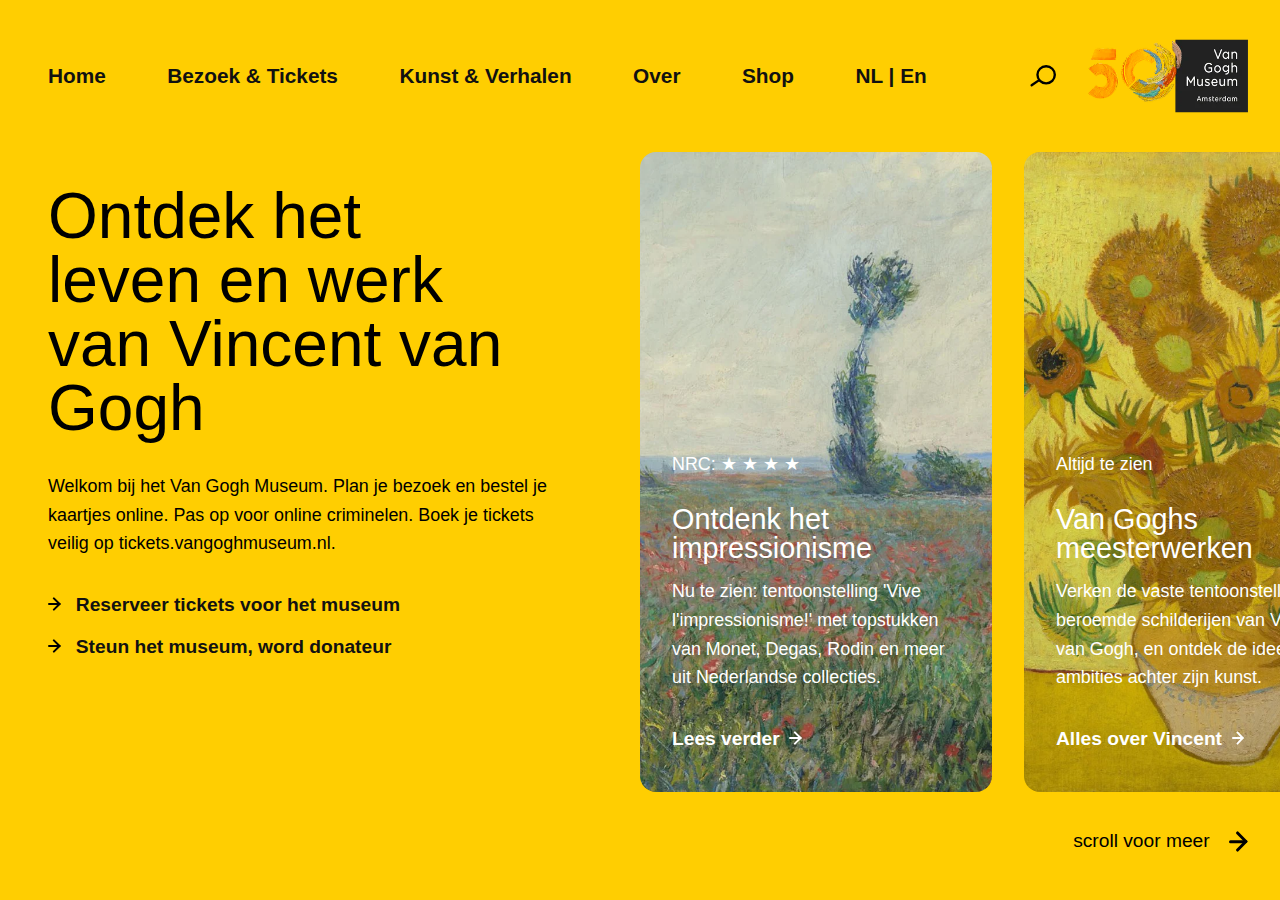
<file: index.html>
<!DOCTYPE html>
<html lang="nl">
  <head>
    <meta charset="UTF-8" />
    <meta name="author" content="" />
    <meta name="viewport" content="width=device-width, initial-scale=1" />

    <title>FED2324</title>

    <link href="styles/styles.css" rel="stylesheet" />

    <link rel="preconnect" href="https://fonts.googleapis.com" />
    <!-- Poppins font van Google fonts -->
    <link rel="preconnect" href="https://fonts.gstatic.com" crossorigin />
    <link href="https://fonts.googleapis.com/css2?family=Open+Sans:ital,wght@1,600&display=swap"
      rel="stylesheet"/>

    <!-- Nunito font van Google fonts -->
    <link rel="preconnect" href="https://fonts.gstatic.com" crossorigin />
    <link href="https://fonts.googleapis.com/css2?family=Open+Sans:ital,wght@1,600&display=swap" rel="stylesheet"/>
  </head>

  <body>
    <h1>Van Gogh Museum Website</h1>

    <header>
      <button aria-label="Open menu">
        <img src="images/menu_icon.svg" alt=""/>
      </button>
      
      <nav>
        <ul>
          <li><a href="#">Home</a></li>
          <li><a href="#">Bezoek & Tickets</a></li>
          <li><a href="#">Kunst & Verhalen</a></li>
          <li><a href="#">Over</a></li>
          <li><a href="shop.html">Shop</a></li>
          <li><a href="#">NL | En</a></li>
        </ul>

        <a href="#"><img src="images/search_icon.svg" alt="search button"/></a>
        <a href="index.html"><img src="images/van_gogh_museum_logo.svg" alt="Van Gogh logo"/></a>
      </nav>
    </header>




    <main>
      <!-- section 1 -->
      <section>
        <h2>Ontdek het leven en werk van Vincent van Gogh</h2>
        <p>Welkom bij het Van Gogh Museum. Plan je bezoek en bestel je kaartjes
          online. Pas op voor online criminelen. Boek je tickets veilig op
          tickets.vangoghmuseum.nl.</p>
        <a href="#"><img src="images/arrow_home.svg" alt="" /> Reserveer tickets voor het museum</a>
        <a href="#"><img src="images/arrow_home.svg" alt="" /> Steun het museum, word donateur</a>
      </section>

      <!-- section 2 -->
      <section >
          <article>
            <!-- <img src="images/img_1a_dt_van_gogh_aan_de_seine.png"
					alt="Vincent van Gogh, Bruggen over de Seine bij Asnières, 1887, Sammlung Emil Buhrle, in langdurig bruikleen bij Kunsthaus Zürich" /> -->
              <p>NRC: ★ ★ ★ ★</p>
              <h3>Ontdenk het impressionisme</h3>
              <p>Nu te zien: tentoonstelling 'Vive l'impressionisme!' met topstukken van Monet, Degas, Rodin en meer uit Nederlandse collecties.</p>
              <a href="#">Lees verder<img src="images/arrow_home.svg" alt="klik voor meer informatie over Vive l'impressionisme!"/></a>
          </article>
          <article>
            <!-- <img src="images/img_3a_dt_vincent_van_gogh.png"
				alt="Vincent van Gogh, Zelfportret met grijze vilthoed, 1887" /> -->
              <p>Altijd te zien</p>
              <h3>Van Goghs meesterwerken</h3>
              <p>Verken de vaste tentoonstelling met beroemde schilderijen van Vincent van Gogh, en ontdek de ideeën en ambities achter zijn kunst.</p>
              <a href="#">Alles over Vincent<img src="images/arrow_home.svg" alt="klik voor meer informatie over alles van Vincent van Gogh."/></a>
          </article>
          <article>
            <!-- <img src="images/img_4a_dt_meesterwerken_van_van_gogh_en_tijdgenoten.png"
				alt="Vincent van Gogh, De oogst, 1888" /> -->
              <h3>Meesterwerken van Van Gogh en tijdsgenoten</h3>
              <p>Welke kunstwerken van Vincent van Gogh en zijn tijdgenoten zijn nu te zien in het museum?</p>
              <a href="#"> Bekijk de online collectie<img src="images/arrow_home.svg" alt="Klik voor meer informatie om  de online collectie van zijn meesterwerken en tijdgenoten te bekijken."></a>
          </article>
          <article>
              <h3>50 Jaar inspiratie</h3>
              <p>Jubileumjaar</p>
              <p>In 2023 bestaat het museum 50 jaar! We vieren dit met bijzondere
                tentoonstellingen en feestelijke activiteiten. Vier je met ons mee?</p>
              <a href="#">Lees verder<img src="images/arrow_home.svg" alt="Klik voor meer informatie om je te laten inspireren over de 50 jubileumjaar."/></a>
          </article>
      </section>
    
      <!-- setion 3 -->
      <section>
          <h3>Ontdek meer over het museum en Vincent van Gogh</h3>
          <a href="#">Ontdek de collectie<img src="images/arrow_home.svg" alt=""/></a>
          <a href="#">Steun het museum. Doneer nu<img src="images/arrow_home.svg" alt=""/></a>
          <a href="#">Lees de verhalen<img src="images/arrow_home.svg" alt=""/></a>

          <p>Onze hoofdsponsors:</p>
          <ul>
            <li>
              <a href="#"><img src="images/img_1b_vrienden_loterij_logo.svg" alt="Sponsor: Vrienden Lotterij"/></a>
            </li>
            <li>
              <a href="#"><img src="images/img_2b_asml_logo.svg" alt="Sponsor: ASML"/></a>
            </li>
            <li>
              <a href="#"><img src="images/img_3b_dhl_logo.svg" alt="Sponsor:DHL"/></a>
            </li>
          </ul>
        </section>
    </main>

    <footer>
      <section>
        <p>scroll voor meer</p>
        <!-- <img src="images/arrow_home.svg" /> Scroll bar effect fixed -->
        <img src="images/arrow_home.svg"/>
      </section>
    </footer>

    <script defer src="scripts/script.js"></script>
  </body>
</html>
</file>
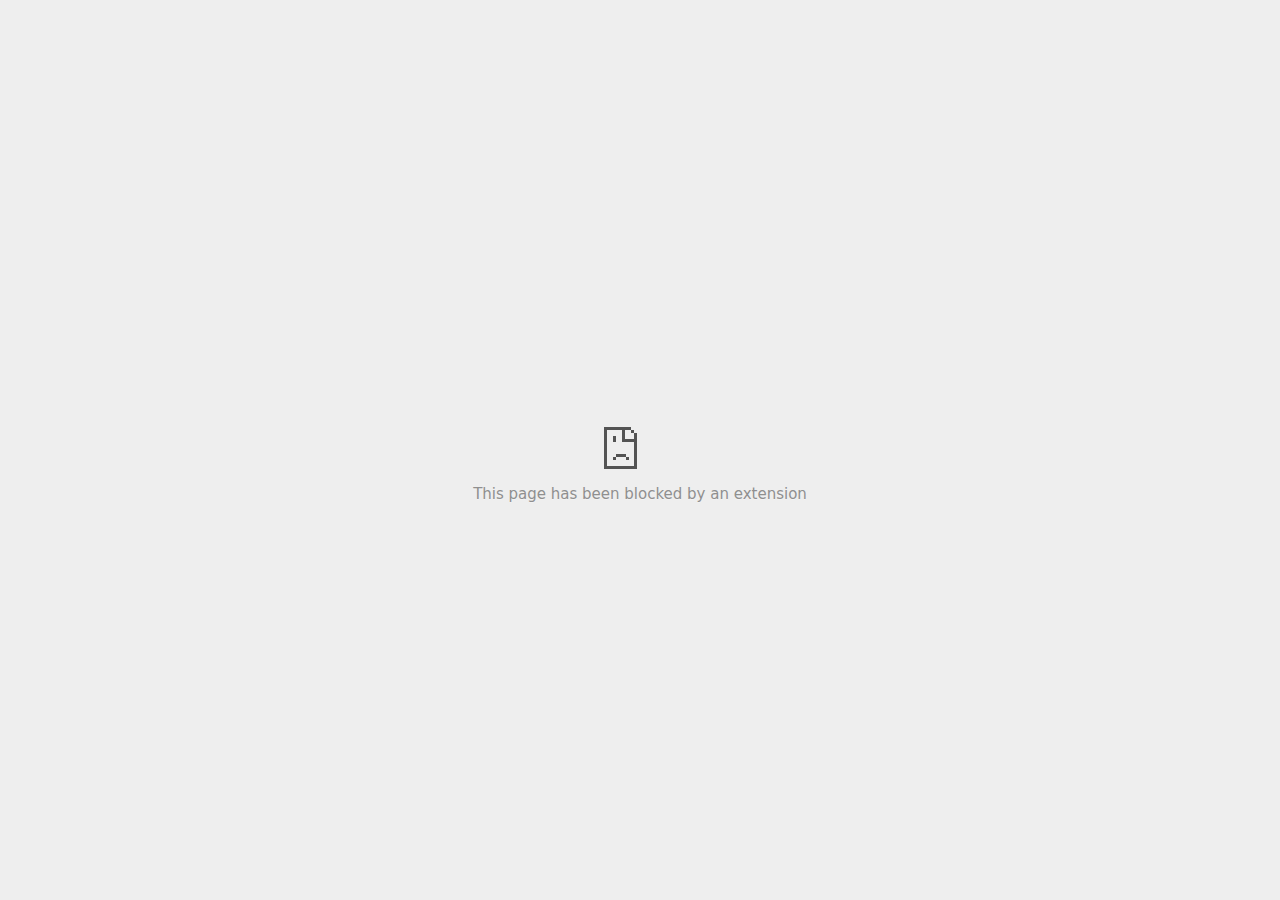
<file: images/shop/Van Gogh cadeaus - Van Gogh Museum shop_files/940109438.html>
<!DOCTYPE html>
<!-- saved from url=(0029)chrome-error://chromewebdata/ -->
<html dir="ltr" lang="en" subframe=""><head><meta http-equiv="Content-Type" content="text/html; charset=UTF-8">
  
  <meta name="color-scheme" content="light dark">
  <meta name="theme-color" content="#fff">
  <meta name="viewport" content="width=device-width, initial-scale=1.0,
                                 maximum-scale=1.0, user-scalable=no">
  <title>td.doubleclick.net</title>
  <style>/* Copyright 2017 The Chromium Authors
 * Use of this source code is governed by a BSD-style license that can be
 * found in the LICENSE file. */

a {
  color: var(--link-color);
}

body {
  --background-color: #fff;
  --error-code-color: var(--google-gray-700);
  --google-blue-100: rgb(210, 227, 252);
  --google-blue-300: rgb(138, 180, 248);
  --google-blue-600: rgb(26, 115, 232);
  --google-blue-700: rgb(25, 103, 210);
  --google-gray-100: rgb(241, 243, 244);
  --google-gray-300: rgb(218, 220, 224);
  --google-gray-500: rgb(154, 160, 166);
  --google-gray-50: rgb(248, 249, 250);
  --google-gray-600: rgb(128, 134, 139);
  --google-gray-700: rgb(95, 99, 104);
  --google-gray-800: rgb(60, 64, 67);
  --google-gray-900: rgb(32, 33, 36);
  --heading-color: var(--google-gray-900);
  --link-color: rgb(88, 88, 88);
  --popup-container-background-color: rgba(0,0,0,.65);
  --primary-button-fill-color-active: var(--google-blue-700);
  --primary-button-fill-color: var(--google-blue-600);
  --primary-button-text-color: #fff;
  --quiet-background-color: rgb(247, 247, 247);
  --secondary-button-border-color: var(--google-gray-500);
  --secondary-button-fill-color: #fff;
  --secondary-button-hover-border-color: var(--google-gray-600);
  --secondary-button-hover-fill-color: var(--google-gray-50);
  --secondary-button-text-color: var(--google-gray-700);
  --small-link-color: var(--google-gray-700);
  --text-color: var(--google-gray-700);
  background: var(--background-color);
  color: var(--text-color);
  word-wrap: break-word;
}

.nav-wrapper .secondary-button {
  background: var(--secondary-button-fill-color);
  border: 1px solid var(--secondary-button-border-color);
  color: var(--secondary-button-text-color);
  float: none;
  margin: 0;
  padding: 8px 16px;
}

.hidden {
  display: none;
}

html {
  -webkit-text-size-adjust: 100%;
  font-size: 125%;
}

.icon {
  background-repeat: no-repeat;
  background-size: 100%;
}

@media (prefers-color-scheme: dark) {
  body {
    --background-color: var(--google-gray-900);
    --error-code-color: var(--google-gray-500);
    --heading-color: var(--google-gray-500);
    --link-color: var(--google-blue-300);
    --primary-button-fill-color-active: rgb(129, 162, 208);
    --primary-button-fill-color: var(--google-blue-300);
    --primary-button-text-color: var(--google-gray-900);
    --quiet-background-color: var(--background-color);
    --secondary-button-border-color: var(--google-gray-700);
    --secondary-button-fill-color: var(--google-gray-900);
    --secondary-button-hover-fill-color: rgb(48, 51, 57);
    --secondary-button-text-color: var(--google-blue-300);
    --small-link-color: var(--google-blue-300);
    --text-color: var(--google-gray-500);
  }
}
</style>
  <style>/* Copyright 2014 The Chromium Authors
   Use of this source code is governed by a BSD-style license that can be
   found in the LICENSE file. */

button {
  border: 0;
  border-radius: 20px;
  box-sizing: border-box;
  color: var(--primary-button-text-color);
  cursor: pointer;
  float: right;
  font-size: .875em;
  margin: 0;
  padding: 8px 16px;
  transition: box-shadow 150ms cubic-bezier(0.4, 0, 0.2, 1);
  user-select: none;
}

[dir='rtl'] button {
  float: left;
}

.bad-clock button,
.captive-portal button,
.https-only button,
.insecure-form button,
.lookalike-url button,
.main-frame-blocked button,
.neterror button,
.pdf button,
.ssl button,
.enterprise-block button,
.enterprise-warn button,
.safe-browsing-billing button {
  background: var(--primary-button-fill-color);
}

button:active {
  background: var(--primary-button-fill-color-active);
  outline: 0;
}

#debugging {
  display: inline;
  overflow: auto;
}

.debugging-content {
  line-height: 1em;
  margin-bottom: 0;
  margin-top: 1em;
}

.debugging-content-fixed-width {
  display: block;
  font-family: monospace;
  font-size: 1.2em;
  margin-top: 0.5em;
}

.debugging-title {
  font-weight: bold;
}

#details {
  margin: 0 0 50px;
}

#details p:not(:first-of-type) {
  margin-top: 20px;
}

.secondary-button:active {
  border-color: white;
  box-shadow: 0 1px 2px 0 rgba(60, 64, 67, .3),
      0 2px 6px 2px rgba(60, 64, 67, .15);
}

.secondary-button:hover {
  background: var(--secondary-button-hover-fill-color);
  border-color: var(--secondary-button-hover-border-color);
  text-decoration: none;
}

.error-code {
  color: var(--error-code-color);
  font-size: .8em;
  margin-top: 12px;
  text-transform: uppercase;
}

#error-debugging-info {
  font-size: 0.8em;
}

h1 {
  color: var(--heading-color);
  font-size: 1.6em;
  font-weight: normal;
  line-height: 1.25em;
  margin-bottom: 16px;
}

h2 {
  font-size: 1.2em;
  font-weight: normal;
}

.icon {
  height: 72px;
  margin: 0 0 40px;
  width: 72px;
}

input[type=checkbox] {
  opacity: 0;
}

input[type=checkbox]:focus ~ .checkbox::after {
  outline: -webkit-focus-ring-color auto 5px;
}

.interstitial-wrapper {
  box-sizing: border-box;
  font-size: 1em;
  line-height: 1.6em;
  margin: 14vh auto 0;
  max-width: 600px;
  width: 100%;
}

#main-message > p {
  display: inline;
}

#extended-reporting-opt-in {
  font-size: .875em;
  margin-top: 32px;
}

#extended-reporting-opt-in label {
  display: grid;
  grid-template-columns: 1.8em 1fr;
  position: relative;
}

#enhanced-protection-message {
  border-radius: 20px;
  font-size: 1em;
  margin-top: 32px;
  padding: 10px 5px;
}

#enhanced-protection-message a {
  color: var(--google-red-10);
}

#enhanced-protection-message label {
  display: grid;
  grid-template-columns: 2.5em 1fr;
  position: relative;
}

#enhanced-protection-message div {
  margin: 0.5em;
}

#enhanced-protection-message .icon {
  height: 1.5em;
  vertical-align: middle;
  width: 1.5em;
}

.nav-wrapper {
  margin-top: 51px;
}

.nav-wrapper::after {
  clear: both;
  content: '';
  display: table;
  width: 100%;
}

.small-link {
  color: var(--small-link-color);
  font-size: .875em;
}

.checkboxes {
  flex: 0 0 24px;
}

.checkbox {
  --padding: .9em;
  background: transparent;
  display: block;
  height: 1em;
  left: -1em;
  padding-inline-start: var(--padding);
  position: absolute;
  right: 0;
  top: -.5em;
  width: 1em;
}

.checkbox::after {
  border: 1px solid white;
  border-radius: 2px;
  content: '';
  height: 1em;
  left: var(--padding);
  position: absolute;
  top: var(--padding);
  width: 1em;
}

.checkbox::before {
  background: transparent;
  border: 2px solid white;
  border-inline-end-width: 0;
  border-top-width: 0;
  content: '';
  height: .2em;
  left: calc(.3em + var(--padding));
  opacity: 0;
  position: absolute;
  top: calc(.3em  + var(--padding));
  transform: rotate(-45deg);
  width: .5em;
}

input[type=checkbox]:checked ~ .checkbox::before {
  opacity: 1;
}

#recurrent-error-message {
  background: #ededed;
  border-radius: 4px;
  margin-bottom: 16px;
  margin-top: 12px;
  padding: 12px 16px;
}

.showing-recurrent-error-message #extended-reporting-opt-in {
  margin-top: 16px;
}

.showing-recurrent-error-message #enhanced-protection-message {
  margin-top: 16px;
}

@media (max-width: 700px) {
  .interstitial-wrapper {
    padding: 0 10%;
  }

  #error-debugging-info {
    overflow: auto;
  }
}

@media (max-width: 420px) {
  button,
  [dir='rtl'] button,
  .small-link {
    float: none;
    font-size: .825em;
    font-weight: 500;
    margin: 0;
    width: 100%;
  }

  button {
    padding: 16px 24px;
  }

  #details {
    margin: 20px 0 20px 0;
  }

  #details p:not(:first-of-type) {
    margin-top: 10px;
  }

  .secondary-button:not(.hidden) {
    display: block;
    margin-top: 20px;
    text-align: center;
    width: 100%;
  }

  .interstitial-wrapper {
    padding: 0 5%;
  }

  #extended-reporting-opt-in {
    margin-top: 24px;
  }

  #enhanced-protection-message {
    margin-top: 24px;
  }

  .nav-wrapper {
    margin-top: 30px;
  }
}

/**
 * Mobile specific styling.
 * Navigation buttons are anchored to the bottom of the screen.
 * Details message replaces the top content in its own scrollable area.
 */

@media (max-width: 420px) {
  .nav-wrapper .secondary-button {
    border: 0;
    margin: 16px 0 0;
    margin-inline-end: 0;
    padding-bottom: 16px;
    padding-top: 16px;
  }
}

/* Fixed nav. */
@media (min-width: 240px) and (max-width: 420px) and
       (min-height: 401px),
       (min-width: 421px) and (min-height: 240px) and
       (max-height: 560px) {
  body .nav-wrapper {
    background: var(--background-color);
    bottom: 0;
    box-shadow: 0 -12px 24px var(--background-color);
    left: 0;
    margin: 0 auto;
    max-width: 736px;
    padding-inline-end: 24px;
    padding-inline-start: 24px;
    position: fixed;
    right: 0;
    width: 100%;
    z-index: 2;
  }

  .interstitial-wrapper {
    max-width: 736px;
  }

  #details,
  #main-content {
    padding-bottom: 40px;
  }

  #details {
    padding-top: 5.5vh;
  }

  button.small-link {
    color: var(--google-blue-600);
  }
}

@media (max-width: 420px) and (orientation: portrait),
       (max-height: 560px) {
  body {
    margin: 0 auto;
  }

  button,
  [dir='rtl'] button,
  button.small-link,
  .nav-wrapper .secondary-button {
    font-family: Roboto-Regular,Helvetica;
    font-size: .933em;
    margin: 6px 0;
    transform: translatez(0);
  }

  .nav-wrapper {
    box-sizing: border-box;
    padding-bottom: 8px;
    width: 100%;
  }

  #details {
    box-sizing: border-box;
    height: auto;
    margin: 0;
    opacity: 1;
    transition: opacity 250ms cubic-bezier(0.4, 0, 0.2, 1);
  }

  #details.hidden,
  #main-content.hidden {
    height: 0;
    opacity: 0;
    overflow: hidden;
    padding-bottom: 0;
    transition: none;
  }

  h1 {
    font-size: 1.5em;
    margin-bottom: 8px;
  }

  .icon {
    margin-bottom: 5.69vh;
  }

  .interstitial-wrapper {
    box-sizing: border-box;
    margin: 7vh auto 12px;
    padding: 0 24px;
    position: relative;
  }

  .interstitial-wrapper p {
    font-size: .95em;
    line-height: 1.61em;
    margin-top: 8px;
  }

  #main-content {
    margin: 0;
    transition: opacity 100ms cubic-bezier(0.4, 0, 0.2, 1);
  }

  .small-link {
    border: 0;
  }

  .suggested-left > #control-buttons,
  .suggested-right > #control-buttons {
    float: none;
    margin: 0;
  }
}

@media (min-width: 421px) and (min-height: 500px) and (max-height: 560px) {
  .interstitial-wrapper {
    margin-top: 10vh;
  }
}

@media (min-height: 400px) and (orientation:portrait) {
  .interstitial-wrapper {
    margin-bottom: 145px;
  }
}

@media (min-height: 299px) {
  .nav-wrapper {
    padding-bottom: 16px;
  }
}

@media (max-height: 560px) and (min-height: 240px) and (orientation:landscape) {
  .extended-reporting-has-checkbox #details {
    padding-bottom: 80px;
  }
}

@media (min-height: 500px) and (max-height: 650px) and (max-width: 414px) and
       (orientation: portrait) {
  .interstitial-wrapper {
    margin-top: 7vh;
  }
}

@media (min-height: 650px) and (max-width: 414px) and (orientation: portrait) {
  .interstitial-wrapper {
    margin-top: 10vh;
  }
}

/* Small mobile screens. No fixed nav. */
@media (max-height: 400px) and (orientation: portrait),
       (max-height: 239px) and (orientation: landscape),
       (max-width: 419px) and (max-height: 399px) {
  .interstitial-wrapper {
    display: flex;
    flex-direction: column;
    margin-bottom: 0;
  }

  #details {
    flex: 1 1 auto;
    order: 0;
  }

  #main-content {
    flex: 1 1 auto;
    order: 0;
  }

  .nav-wrapper {
    flex: 0 1 auto;
    margin-top: 8px;
    order: 1;
    padding-inline-end: 0;
    padding-inline-start: 0;
    position: relative;
    width: 100%;
  }

  button,
  .nav-wrapper .secondary-button {
    padding: 16px 24px;
  }

  button.small-link {
    color: var(--google-blue-600);
  }
}

@media (max-width: 239px) and (orientation: portrait) {
  .nav-wrapper {
    padding-inline-end: 0;
    padding-inline-start: 0;
  }
}
</style>
  <style>/* Copyright 2013 The Chromium Authors
 * Use of this source code is governed by a BSD-style license that can be
 * found in the LICENSE file. */

/* Don't use the main frame div when the error is in a subframe. */
html[subframe] #main-frame-error {
  display: none;
}

/* Don't use the subframe error div when the error is in a main frame. */
html:not([subframe]) #sub-frame-error {
  display: none;
}

h1 {
  margin-top: 0;
  word-wrap: break-word;
}

h1 span {
  font-weight: 500;
}

a {
  text-decoration: none;
}

.icon {
  -webkit-user-select: none;
  display: inline-block;
}

.icon-generic {
  /* Can't access chrome://theme/IDR_ERROR_NETWORK_GENERIC from an untrusted
   * renderer process, so embed the resource manually. */
  content: -webkit-image-set(
      url([data-uri]) 1x,
      url([data-uri]) 2x);
}

.icon-info {
  content: -webkit-image-set(
      url([data-uri]) 1x,
      url([data-uri]) 2x);
}

.icon-offline {
  content: -webkit-image-set(
      url([data-uri]) 1x,
      url([data-uri]) 2x);
  position: relative;
}

.icon-disabled {
  content: -webkit-image-set(
      url([data-uri]) 1x,
      url([data-uri]) 2x);
  width: 112px;
}

.hidden {
  display: none;
}

#suggestions-list a {
  color: var(--google-blue-600);
}

#suggestions-list p {
  margin-block-end: 0;
}

#suggestions-list ul {
  margin-top: 0;
}

.single-suggestion {
  list-style-type: none;
  padding-inline-start: 0;
}

#error-information-button {
  content: url([data-uri]);
  height: 24px;
  vertical-align: -.15em;
  width: 24px;
}

.use-popup-container#error-information-popup-container
  #error-information-popup {
  align-items: center;
  background-color: var(--popup-container-background-color);
  display: flex;
  height: 100%;
  left: 0;
  position: fixed;
  top: 0;
  width: 100%;
  z-index: 100;
}

.use-popup-container#error-information-popup-container
  #error-information-popup-content > p {
  margin-bottom: 11px;
  margin-inline-start: 20px;
}

.use-popup-container#error-information-popup-container #suggestions-list ul {
  margin-inline-start: 15px;
}

.use-popup-container#error-information-popup-container
  #error-information-popup-box {
  background-color: var(--background-color);
  left: 5%;
  padding-bottom: 15px;
  padding-top: 15px;
  position: fixed;
  width: 90%;
  z-index: 101;
}

.use-popup-container#error-information-popup-container div.error-code {
  margin-inline-start: 20px;
}

.use-popup-container#error-information-popup-container #suggestions-list p {
  margin-inline-start: 20px;
}

:not(.use-popup-container)#error-information-popup-container
  #error-information-popup-close {
  display: none;
}

#error-information-popup-close {
  margin-bottom: 0;
  margin-inline-end: 35px;
  margin-top: 15px;
  text-align: end;
}

.link-button {
  color: rgb(66, 133, 244);
  display: inline-block;
  font-weight: bold;
  text-transform: uppercase;
}

#sub-frame-error-details {

  color: #8F8F8F;

  /* Not done on mobile for performance reasons. */
  text-shadow: 0 1px 0 rgba(255,255,255,0.3);

}

[jscontent=hostName],
[jscontent=failedUrl] {
  overflow-wrap: break-word;
}

.secondary-button {
  background: #d9d9d9;
  color: #696969;
  margin-inline-end: 16px;
}

.snackbar {
  background: #323232;
  border-radius: 2px;
  bottom: 24px;
  box-sizing: border-box;
  color: #fff;
  font-size: .87em;
  left: 24px;
  max-width: 568px;
  min-width: 288px;
  opacity: 0;
  padding: 16px 24px 12px;
  position: fixed;
  transform: translateY(90px);
  will-change: opacity, transform;
  z-index: 999;
}

.snackbar-show {
  -webkit-animation:
    show-snackbar 250ms cubic-bezier(0, 0, 0.2, 1) forwards,
    hide-snackbar 250ms cubic-bezier(0.4, 0, 1, 1) forwards 5s;
}

@-webkit-keyframes show-snackbar {
  100% {
    opacity: 1;
    transform: translateY(0);
  }
}

@-webkit-keyframes hide-snackbar {
  0% {
    opacity: 1;
    transform: translateY(0);
  }
  100% {
    opacity: 0;
    transform: translateY(90px);
  }
}

.suggestions {
  margin-top: 18px;
}

.suggestion-header {
  font-weight: bold;
  margin-bottom: 4px;
}

.suggestion-body {
  color: #777;
}

/* Decrease padding at low sizes. */
@media (max-width: 640px), (max-height: 640px) {
  h1 {
    margin: 0 0 15px;
  }
  .suggestions {
    margin-top: 10px;
  }
  .suggestion-header {
    margin-bottom: 0;
  }
}

#download-link,
#download-link-clicked {
  margin-bottom: 30px;
  margin-top: 30px;
}

#download-link-clicked {
  color: #BBB;
}

#download-link::before,
#download-link-clicked::before {
  content: url([data-uri]);
  display: inline-block;
  margin-inline-end: 4px;
  vertical-align: -webkit-baseline-middle;
}

#download-link-clicked::before {
  opacity: 0;
  width: 0;
}

#offline-content-list-visibility-card {
  border: 1px solid white;
  border-radius: 8px;
  display: flex;
  font-size: .8em;
  justify-content: space-between;
  line-height: 1;
}

#offline-content-list.list-hidden #offline-content-list-visibility-card {
  border-color: rgb(218, 220, 224);
}

#offline-content-list-visibility-card > div {
  padding: 1em;
}

#offline-content-list-title {
  color: var(--google-gray-700);
}

#offline-content-list-show-text,
#offline-content-list-hide-text {
  color: rgb(66, 133, 244);
}

/* Hides the "hide" text div when the offline content list is collapsed/hidden
 * and, alternatively, hides the "show" text div when the offline content list
 * is expanded/shown.
 */
#offline-content-list.list-hidden #offline-content-list-hide-text,
#offline-content-list:not(.list-hidden) #offline-content-list-show-text {
  display: none;
}

/* Controls the animation of the offline content list when it is expanded/shown.
 */
#offline-content-suggestions {
  /* Max-height has to be set for the height animation to work. The chosen value
   * is a little greater than the maximum height the list will have, when all
   * suggestions have images, so that it is never clamped. This makes so that
   * when the actual height is smaller then the animation is not as smooth.
   */
  max-height: 27em;
  transition: max-height 200ms ease-in, visibility 0s 200ms,
              opacity 200ms 200ms linear;
}

/* Controls the animation of the offline content list when it is
 * collapsed/hidden.
 */
#offline-content-list.list-hidden #offline-content-suggestions {
  max-height: 0;
  opacity: 0;
  transition: opacity 200ms linear, visibility 0s 200ms,
              max-height 200ms 200ms ease-out;
  visibility: hidden;
}

#offline-content-list {
  margin-inline-start: -5%;
  width: 110%;
}

/* The selectors below adjust the "overflow" of the suggestion cards contents
 * based on the same screen size based strategy used for the main frame, which
 * is applied by the `interstitial-wrapper` class. */
@media (max-width: 420px)  {
  #offline-content-list {
    margin-inline-start: -2.5%;
    width: 105%;
  }
}
@media (max-width: 420px) and (orientation: portrait),
       (max-height: 560px) {
  #offline-content-list {
    margin-inline-start: -12px;
    width: calc(100% + 24px);
  }
}

.suggestion-with-image .offline-content-suggestion-thumbnail {
  flex-basis: 8.2em;
  flex-shrink: 0;
}

.suggestion-with-image .offline-content-suggestion-thumbnail > img {
  height: 100%;
  width: 100%;
}

.suggestion-with-image #offline-content-list:not(.is-rtl)
.offline-content-suggestion-thumbnail > img {
  border-bottom-right-radius: 7px;
  border-top-right-radius: 7px;
}

.suggestion-with-image #offline-content-list.is-rtl
.offline-content-suggestion-thumbnail > img {
  border-bottom-left-radius: 7px;
  border-top-left-radius: 7px;
}

.suggestion-with-icon .offline-content-suggestion-thumbnail {
  align-items: center;
  display: flex;
  justify-content: center;
  min-height: 4.2em;
  min-width: 4.2em;
}

.suggestion-with-icon .offline-content-suggestion-thumbnail > div {
  align-items: center;
  background-color: rgb(241, 243, 244);
  border-radius: 50%;
  display: flex;
  height: 2.3em;
  justify-content: center;
  width: 2.3em;
}

.suggestion-with-icon .offline-content-suggestion-thumbnail > div > img {
  height: 1.45em;
  width: 1.45em;
}

.offline-content-suggestion-favicon {
  height: 1em;
  margin-inline-end: 0.4em;
  width: 1.4em;
}

.offline-content-suggestion-favicon > img {
  height: 1.4em;
  width: 1.4em;
}

.no-favicon .offline-content-suggestion-favicon {
  display: none;
}

.image-video {
  content: url([data-uri]);
}

.image-music-note {
  content: url([data-uri]);
}

.image-earth {
  content: url([data-uri]);
}

.image-file {
  content: url([data-uri]);
}

.offline-content-suggestion-texts {
  display: flex;
  flex-direction: column;
  justify-content: space-between;
  line-height: 1.3;
  padding: .9em;
  width: 100%;
}

.offline-content-suggestion-title {
  -webkit-box-orient: vertical;
  -webkit-line-clamp: 3;
  color: rgb(32, 33, 36);
  display: -webkit-box;
  font-size: 1.1em;
  overflow: hidden;
  text-overflow: ellipsis;
}

div.offline-content-suggestion {
  align-items: stretch;
  border: 1px solid rgb(218, 220, 224);
  border-radius: 8px;
  display: flex;
  justify-content: space-between;
  margin-bottom: .8em;
}

.suggestion-with-image {
  flex-direction: row;
  height: 8.2em;
  max-height: 8.2em;
}

.suggestion-with-icon {
  flex-direction: row-reverse;
  height: 4.2em;
  max-height: 4.2em;
}

.suggestion-with-icon .offline-content-suggestion-title {
  -webkit-line-clamp: 1;
  word-break: break-all;
}

.suggestion-with-icon .offline-content-suggestion-texts {
  padding-inline-start: 0;
}

.offline-content-suggestion-attribution-freshness {
  color: rgb(95, 99, 104);
  display: flex;
  font-size: .8em;
  line-height: 1.7em;
}

.offline-content-suggestion-attribution {
  -webkit-box-orient: vertical;
  -webkit-line-clamp: 1;
  display: -webkit-box;
  flex-shrink: 1;
  margin-inline-end: 0.3em;
  overflow: hidden;
  overflow-wrap: break-word;
  text-overflow: ellipsis;
  word-break: break-all;
}

.no-attribution .offline-content-suggestion-attribution {
  display: none;
}

.offline-content-suggestion-freshness::before {
  content: '-';
  display: inline-block;
  flex-shrink: 0;
  margin-inline-end: .1em;
  margin-inline-start: .1em;
}

.no-attribution .offline-content-suggestion-freshness::before {
  display: none;
}

.offline-content-suggestion-freshness {
  flex-shrink: 0;
}

.suggestion-with-image .offline-content-suggestion-pin-spacer {
  flex-grow: 100;
  flex-shrink: 1;
}

.suggestion-with-image .offline-content-suggestion-pin {
  content: url([data-uri]);
  flex-shrink: 0;
  height: 1.4em;
  margin-inline-start: .4em;
  width: 1.4em;
}

/* Controls the animation (and a bit more) of the launch-downloads-home action
 * button when the offline content list is expanded/shown.
 */
#offline-content-list-action {
  text-align: center;
  transition: visibility 0s 200ms, opacity 200ms 200ms linear;
}

/* Controls the animation of the launch-downloads-home action button when the
 * offline content list is collapsed/hidden.
 */
#offline-content-list.list-hidden #offline-content-list-action {
  opacity: 0;
  transition: opacity 200ms linear, visibility 0s 200ms;
  visibility: hidden;
}

#cancel-save-page-button {
  background-image: url([data-uri]);
  background-position: right 27px center;
  background-repeat: no-repeat;
  border: 1px solid var(--google-gray-300);
  border-radius: 5px;
  color: var(--google-gray-700);
  margin-bottom: 26px;
  padding-bottom: 16px;
  padding-inline-end: 88px;
  padding-inline-start: 16px;
  padding-top: 16px;
  text-align: start;
}

html[dir='rtl'] #cancel-save-page-button {
  background-position: left 27px center;
}

#save-page-for-later-button {
  display: flex;
  justify-content: start;
}

#save-page-for-later-button a::before {
  content: url([data-uri]);
  display: inline-block;
  margin-inline-end: 4px;
  vertical-align: -webkit-baseline-middle;
}

.hidden#save-page-for-later-button {
  display: none;
}

/* Don't allow overflow when in a subframe. */
html[subframe] body {
  overflow: hidden;
}

#sub-frame-error {
  -webkit-align-items: center;
  -webkit-flex-flow: column;
  -webkit-justify-content: center;
  background-color: #DDD;
  display: -webkit-flex;
  height: 100%;
  left: 0;
  position: absolute;
  text-align: center;
  top: 0;
  transition: background-color 200ms ease-in-out;
  width: 100%;
}

#sub-frame-error:hover {
  background-color: #EEE;
}

#sub-frame-error .icon-generic {
  margin: 0 0 16px;
}

#sub-frame-error-details {
  margin: 0 10px;
  text-align: center;
  visibility: hidden;
}

/* Show details only when hovering. */
#sub-frame-error:hover #sub-frame-error-details {
  visibility: visible;
}

/* If the iframe is too small, always hide the error code. */
/* TODO(mmenke): See if overflow: no-display works better, once supported. */
@media (max-width: 200px), (max-height: 95px) {
  #sub-frame-error-details {
    display: none;
  }
}

/* Adjust icon for small embedded frames in apps. */
@media (max-height: 100px) {
  #sub-frame-error .icon-generic {
    height: auto;
    margin: 0;
    padding-top: 0;
    width: 25px;
  }
}

/* details-button is special; it's a <button> element that looks like a link. */
#details-button {
  box-shadow: none;
  min-width: 0;
}

/* Styles for platform dependent separation of controls and details button. */
.suggested-left > #control-buttons,
.suggested-right > #details-button {
  float: left;
}

.suggested-right > #control-buttons,
.suggested-left > #details-button {
  float: right;
}

.suggested-left .secondary-button {
  margin-inline-end: 0;
  margin-inline-start: 16px;
}

#details-button.singular {
  float: none;
}

/* download-button shows both icon and text. */
#download-button {
  padding-bottom: 4px;
  padding-top: 4px;
  position: relative;
}

#download-button::before {
  background: -webkit-image-set(
      url([data-uri]) 1x,
      url([data-uri]) 2x)
    no-repeat;
  content: '';
  display: inline-block;
  height: 24px;
  margin-inline-end: 4px;
  margin-inline-start: -4px;
  vertical-align: middle;
  width: 24px;
}

#download-button:disabled {
  background: rgb(180, 206, 249);
  color: rgb(255, 255, 255);
}

#buttons::after {
  clear: both;
  content: '';
  display: block;
  width: 100%;
}

/* Offline page */
html[dir='rtl'] .runner-container,
html[dir='rtl'].offline .icon-offline {
  transform: scaleX(-1);
}

.offline {
  transition: filter 1.5s cubic-bezier(0.65, 0.05, 0.36, 1),
              background-color 1.5s cubic-bezier(0.65, 0.05, 0.36, 1);

  will-change: filter, background-color;

}

.offline body {
  transition: background-color 1.5s cubic-bezier(0.65, 0.05, 0.36, 1);
}

.offline #main-message > p {
  display: none;
}

.offline.inverted {
  background-color: #fff;
  filter: invert(1);
}

.offline.inverted body {
  background-color: #fff;
}

.offline .interstitial-wrapper {
  color: var(--text-color);
  font-size: 1em;
  line-height: 1.55;
  margin: 0 auto;
  max-width: 600px;
  padding-top: 100px;
  position: relative;
  width: 100%;
}

.offline .runner-container {
  direction: ltr;
  height: 150px;
  max-width: 600px;
  overflow: hidden;
  position: absolute;
  top: 35px;
  width: 44px;
}

.offline .runner-container:focus {
  outline: none;
}

.offline .runner-container:focus-visible {
  outline: 3px solid var(--google-blue-300);
}

.offline .runner-canvas {
  height: 150px;
  max-width: 600px;
  opacity: 1;
  overflow: hidden;
  position: absolute;
  top: 0;
  z-index: 10;
}

.offline .controller {
  height: 100vh;
  left: 0;
  position: absolute;
  top: 0;
  width: 100vw;
  z-index: 9;
}

#offline-resources {
  display: none;
}

#offline-instruction {
  image-rendering: pixelated;
  left: 0;
  margin: auto;
  position: absolute;
  right: 0;
  top: 60px;
  width: fit-content;
}

.offline-runner-live-region {
  bottom: 0;
  clip-path: polygon(0 0, 0 0, 0 0);
  color: var(--background-color);
  display: block;
  font-size: xx-small;
  overflow: hidden;
  position: absolute;
  text-align: center;
  transition: color 1.5s cubic-bezier(0.65, 0.05, 0.36, 1);
  user-select: none;
}

/* Custom toggle */
.slow-speed-option {
  align-items: center;
  background: var(--google-gray-50);
  border-radius: 24px/50%;
  bottom: 0;
  color: var(--error-code-color);
  display: inline-flex;
  font-size: 1em;
  left: 0;
  line-height: 1.1em;
  margin: 5px auto;
  padding: 2px 12px 3px 20px;
  position: absolute;
  right: 0;
  width: max-content;
  z-index: 999;
}

.slow-speed-option.hidden {
  display: none;
}

.slow-speed-option [type=checkbox] {
  opacity: 0;
  pointer-events: none;
  position: absolute;
}

.slow-speed-option .slow-speed-toggle {
  cursor: pointer;
  margin-inline-start: 8px;
  padding: 8px 4px;
  position: relative;
}

.slow-speed-option [type=checkbox]:disabled ~ .slow-speed-toggle {
  cursor: default;
}

.slow-speed-option-label [type=checkbox] {
  opacity: 0;
  pointer-events: none;
  position: absolute;
}

.slow-speed-option .slow-speed-toggle::before,
.slow-speed-option .slow-speed-toggle::after {
  content: '';
  display: block;
  margin: 0 3px;
  transition: all 100ms cubic-bezier(0.4, 0, 1, 1);
}

.slow-speed-option .slow-speed-toggle::before {
  background: rgb(189,193,198);
  border-radius: 0.65em;
  height: 0.9em;
  width: 2em;
}

.slow-speed-option .slow-speed-toggle::after {
  background: #fff;
  border-radius: 50%;
  box-shadow: 0 1px 3px 0 rgb(0 0 0 / 40%);
  height: 1.2em;
  position: absolute;
  top: 51%;
  transform: translate(-20%, -50%);
  width: 1.1em;
}

.slow-speed-option [type=checkbox]:focus + .slow-speed-toggle {
  box-shadow: 0 0 8px rgb(94, 158, 214);
  outline: 1px solid rgb(93, 157, 213);
}

.slow-speed-option [type=checkbox]:checked + .slow-speed-toggle::before {
  background: var(--google-blue-600);
  opacity: 0.5;
}

.slow-speed-option [type=checkbox]:checked + .slow-speed-toggle::after {
  background: var(--google-blue-600);
  transform: translate(calc(2em - 90%), -50%);
}

.slow-speed-option [type=checkbox]:checked:disabled +
  .slow-speed-toggle::before {
  background: rgb(189,193,198);
}

.slow-speed-option [type=checkbox]:checked:disabled +
  .slow-speed-toggle::after {
  background: var(--google-gray-50);
}

@media (max-width: 420px) {
  #download-button {
    padding-bottom: 12px;
    padding-top: 12px;
  }

  .suggested-left > #control-buttons,
  .suggested-right > #control-buttons {
    float: none;
  }

  .snackbar {
    border-radius: 0;
    bottom: 0;
    left: 0;
    width: 100%;
  }
}

@media (max-height: 350px) {
  h1 {
    margin: 0 0 15px;
  }

  .icon-offline {
    margin: 0 0 10px;
  }

  .interstitial-wrapper {
    margin-top: 5%;
  }

  .nav-wrapper {
    margin-top: 30px;
  }
}

@media (min-width: 420px) and (max-width: 736px) and
       (min-height: 240px) and (max-height: 420px) and
       (orientation:landscape) {
  .interstitial-wrapper {
    margin-bottom: 100px;
  }
}

@media (max-width: 360px) and (max-height: 480px) {
  .offline .interstitial-wrapper {
    padding-top: 60px;
  }

  .offline .runner-container {
    top: 8px;
  }
}

@media (min-height: 240px) and (orientation: landscape) {
  .offline .interstitial-wrapper {
    margin-bottom: 90px;
  }

  .icon-offline {
    margin-bottom: 20px;
  }
}

@media (max-height: 320px) and (orientation: landscape) {
  .icon-offline {
    margin-bottom: 0;
  }

  .offline .runner-container {
    top: 10px;
  }
}

@media (max-width: 240px) {
  button {
    padding-inline-end: 12px;
    padding-inline-start: 12px;
  }

  .interstitial-wrapper {
    overflow: inherit;
    padding: 0 8px;
  }
}

@media (max-width: 120px) {
  button {
    width: auto;
  }
}

.arcade-mode,
.arcade-mode .runner-container,
.arcade-mode .runner-canvas {
  image-rendering: pixelated;
  max-width: 100%;
  overflow: hidden;
}

.arcade-mode #buttons,
.arcade-mode #main-content {
  opacity: 0;
  overflow: hidden;
}

.arcade-mode .interstitial-wrapper {
  height: 100vh;
  max-width: 100%;
  overflow: hidden;
}

.arcade-mode .runner-container {
  left: 0;
  margin: auto;
  right: 0;
  transform-origin: top center;
  transition: transform 250ms cubic-bezier(0.4, 0, 1, 1) 400ms;
  z-index: 2;
}

@media (prefers-color-scheme: dark) {
  .icon {
    filter: invert(1);
  }

  .offline .runner-canvas {
    filter: invert(1);
  }

  .offline.inverted {
    background-color: var(--background-color);
    filter: invert(0);
  }

  .offline.inverted body {
    background-color: #fff;
  }

  .offline.inverted .offline-runner-live-region {
    color: #fff;
  }

  #suggestions-list a {
    color: var(--link-color);
  }

  #error-information-button {
    filter: invert(0.6);
  }

  .slow-speed-option {
    background: var(--google-gray-800);
    color: var(--google-gray-100);
  }

  .slow-speed-option .slow-speed-toggle::before,
  .slow-speed-option [type=checkbox]:checked:disabled +
    .slow-speed-toggle::before {
     background: rgb(189,193,198);
  }

  .slow-speed-option [type=checkbox]:checked + .slow-speed-toggle::after,
  .slow-speed-option [type=checkbox]:checked + .slow-speed-toggle::before {
    background: var(--google-blue-300);
  }
}
</style>
  <script>// Copyright 2013 The Chromium Authors
// Use of this source code is governed by a BSD-style license that can be
// found in the LICENSE file.

/**
 * @typedef {{
 *   downloadButtonClick: function(),
 *   reloadButtonClick: function(string),
 *   detailsButtonClick: function(),
 *   diagnoseErrorsButtonClick: function(),
 *   portalSigninsButtonClick: function(),
 *   trackEasterEgg: function(),
 *   updateEasterEggHighScore: function(number),
 *   resetEasterEggHighScore: function(),
 *   launchOfflineItem: function(string, string),
 *   savePageForLater: function(),
 *   cancelSavePage: function(),
 *   listVisibilityChange: function(boolean),
 * }}
 */
// eslint-disable-next-line no-var
var errorPageController;

const HIDDEN_CLASS = 'hidden';

// Decodes a UTF16 string that is encoded as base64.
function decodeUTF16Base64ToString(encoded_text) {
  const data = atob(encoded_text);
  let result = '';
  for (let i = 0; i < data.length; i += 2) {
    result +=
        String.fromCharCode(data.charCodeAt(i) * 256 + data.charCodeAt(i + 1));
  }
  return result;
}

function toggleHelpBox() {
  const helpBoxOuter = document.getElementById('details');
  helpBoxOuter.classList.toggle(HIDDEN_CLASS);
  const detailsButton = document.getElementById('details-button');
  if (helpBoxOuter.classList.contains(HIDDEN_CLASS)) {
    /** @suppress {missingProperties} */
    detailsButton.innerText = detailsButton.detailsText;
  } else {
    /** @suppress {missingProperties} */
    detailsButton.innerText = detailsButton.hideDetailsText;
  }

  // Details appears over the main content on small screens.
  if (mobileNav) {
    document.getElementById('main-content').classList.toggle(HIDDEN_CLASS);
    const runnerContainer = document.querySelector('.runner-container');
    if (runnerContainer) {
      runnerContainer.classList.toggle(HIDDEN_CLASS);
    }
  }
}

function diagnoseErrors() {
  if (window.errorPageController) {
    errorPageController.diagnoseErrorsButtonClick();
  }
}

function portalSignin() {
  if (window.errorPageController) {
    errorPageController.portalSigninButtonClick();
  }
}

// Subframes use a different layout but the same html file.  This is to make it
// easier to support platforms that load the error page via different
// mechanisms (Currently just iOS). We also use the subframe style for portals
// as they are embedded like subframes and can't be interacted with by the user.
let isSubFrame = false;
if (window.top.location !== window.location || window.portalHost) {
  document.documentElement.setAttribute('subframe', '');
  isSubFrame = true;
}

// Re-renders the error page using |strings| as the dictionary of values.
// Used by NetErrorTabHelper to update DNS error pages with probe results.
function updateForDnsProbe(strings) {
  const context = new JsEvalContext(strings);
  jstProcess(context, document.getElementById('t'));
  onDocumentLoadOrUpdate();
}

// Adds an icon class to the list and removes classes previously set.
function updateIconClass(newClass) {
  const frameSelector = isSubFrame ? '#sub-frame-error' : '#main-frame-error';
  const iconEl = document.querySelector(frameSelector + ' .icon');

  if (iconEl.classList.contains(newClass)) {
    return;
  }

  iconEl.className = 'icon ' + newClass;
}

// Implements button clicks.  This function is needed during the transition
// between implementing these in trunk chromium and implementing them in iOS.
function reloadButtonClick(url) {
  if (window.errorPageController) {
    // 

    // 
    errorPageController.reloadButtonClick();
    // 
  } else {
    window.location = url;
  }
}

function downloadButtonClick() {
  if (window.errorPageController) {
    errorPageController.downloadButtonClick();
    const downloadButton = document.getElementById('download-button');
    downloadButton.disabled = true;
    /** @suppress {missingProperties} */
    downloadButton.textContent = downloadButton.disabledText;

    document.getElementById('download-link-wrapper')
        .classList.add(HIDDEN_CLASS);
    document.getElementById('download-link-clicked-wrapper')
        .classList.remove(HIDDEN_CLASS);
  }
}

function detailsButtonClick() {
  if (window.errorPageController) {
    errorPageController.detailsButtonClick();
  }
}

let primaryControlOnLeft = true;
// clang-format off
// 
// clang-format on
primaryControlOnLeft = false;
// 

function setAutoFetchState(scheduled, can_schedule) {
  document.getElementById('cancel-save-page-button')
      .classList.toggle(HIDDEN_CLASS, !scheduled);
  document.getElementById('save-page-for-later-button')
      .classList.toggle(HIDDEN_CLASS, scheduled || !can_schedule);
}

function savePageLaterClick() {
  errorPageController.savePageForLater();
  // savePageForLater will eventually trigger a call to setAutoFetchState() when
  // it completes.
}

function cancelSavePageClick() {
  errorPageController.cancelSavePage();
  // setAutoFetchState is not called in response to cancelSavePage(), so do it
  // now.
  setAutoFetchState(false, true);
}

function toggleErrorInformationPopup() {
  document.getElementById('error-information-popup-container')
      .classList.toggle(HIDDEN_CLASS);
}

function launchOfflineItem(itemID, name_space) {
  errorPageController.launchOfflineItem(itemID, name_space);
}

function launchDownloadsPage() {
  errorPageController.launchDownloadsPage();
}

function getIconForSuggestedItem(item) {
  // Note: |item.content_type| contains the enum values from
  // chrome::mojom::AvailableContentType.
  switch (item.content_type) {
    case 1:  // kVideo
      return 'image-video';
    case 2:  // kAudio
      return 'image-music-note';
    case 0:  // kPrefetchedPage
    case 3:  // kOtherPage
      return 'image-earth';
  }
  return 'image-file';
}

function getSuggestedContentDiv(item, index) {
  // Note: See AvailableContentToValue in available_offline_content_helper.cc
  // for the data contained in an |item|.
  // TODO(carlosk): Present |snippet_base64| when that content becomes
  // available.
  let thumbnail = '';
  const extraContainerClasses = [];
  // html_inline.py will try to replace src attributes with data URIs using a
  // simple regex. The following is obfuscated slightly to avoid that.
  const source = 'src';
  if (item.thumbnail_data_uri) {
    extraContainerClasses.push('suggestion-with-image');
    thumbnail = `<img ${source}="${item.thumbnail_data_uri}">`;
  } else {
    extraContainerClasses.push('suggestion-with-icon');
    const iconClass = getIconForSuggestedItem(item);
    thumbnail = `<div><img class="${iconClass}"></div>`;
  }

  let favicon = '';
  if (item.favicon_data_uri) {
    favicon = `<img ${source}="${item.favicon_data_uri}">`;
  } else {
    extraContainerClasses.push('no-favicon');
  }

  if (!item.attribution_base64) {
    extraContainerClasses.push('no-attribution');
  }

  return `
  <div class="offline-content-suggestion ${extraContainerClasses.join(' ')}"
    onclick="launchOfflineItem('${item.ID}', '${item.name_space}')">
      <div class="offline-content-suggestion-texts">
        <div id="offline-content-suggestion-title-${index}"
             class="offline-content-suggestion-title">
        </div>
        <div class="offline-content-suggestion-attribution-freshness">
          <div id="offline-content-suggestion-favicon-${index}"
               class="offline-content-suggestion-favicon">
            ${favicon}
          </div>
          <div id="offline-content-suggestion-attribution-${index}"
               class="offline-content-suggestion-attribution">
          </div>
          <div class="offline-content-suggestion-freshness">
            ${item.date_modified}
          </div>
          <div class="offline-content-suggestion-pin-spacer"></div>
          <div class="offline-content-suggestion-pin"></div>
        </div>
      </div>
      <div class="offline-content-suggestion-thumbnail">
        ${thumbnail}
      </div>
  </div>`;
}

/**
 * @typedef {{
 *   ID: string,
 *   name_space: string,
 *   title_base64: string,
 *   snippet_base64: string,
 *   date_modified: string,
 *   attribution_base64: string,
 *   thumbnail_data_uri: string,
 *   favicon_data_uri: string,
 *   content_type: number,
 * }}
 */
let AvailableOfflineContent;

// Populates a list of suggested offline content.
// Note: For security reasons all content downloaded from the web is considered
// unsafe and must be securely handled to be presented on the dino page. Images
// have already been safely re-encoded but textual content -- like title and
// attribution -- must be properly handled here.
// @param {boolean} isShown
// @param {Array<AvailableOfflineContent>} suggestions
function offlineContentAvailable(isShown, suggestions) {
  if (!suggestions || !loadTimeData.valueExists('offlineContentList')) {
    return;
  }

  const suggestionsHTML = [];
  for (let index = 0; index < suggestions.length; index++) {
    suggestionsHTML.push(getSuggestedContentDiv(suggestions[index], index));
  }

  document.getElementById('offline-content-suggestions').innerHTML =
      suggestionsHTML.join('\n');

  // Sets textual web content using |textContent| to make sure it's handled as
  // plain text.
  for (let index = 0; index < suggestions.length; index++) {
    document.getElementById(`offline-content-suggestion-title-${index}`)
        .textContent =
        decodeUTF16Base64ToString(suggestions[index].title_base64);
    document.getElementById(`offline-content-suggestion-attribution-${index}`)
        .textContent =
        decodeUTF16Base64ToString(suggestions[index].attribution_base64);
  }

  const contentListElement = document.getElementById('offline-content-list');
  if (document.dir === 'rtl') {
    contentListElement.classList.add('is-rtl');
  }
  contentListElement.hidden = false;
  // The list is configured as hidden by default. Show it if needed.
  if (isShown) {
    toggleOfflineContentListVisibility(false);
  }
}

function toggleOfflineContentListVisibility(updatePref) {
  if (!loadTimeData.valueExists('offlineContentList')) {
    return;
  }

  const contentListElement = document.getElementById('offline-content-list');
  const isVisible = !contentListElement.classList.toggle('list-hidden');

  if (updatePref && window.errorPageController) {
    errorPageController.listVisibilityChanged(isVisible);
  }
}

// Called on document load, and from updateForDnsProbe().
function onDocumentLoadOrUpdate() {
  const downloadButtonVisible = loadTimeData.valueExists('downloadButton') &&
      loadTimeData.getValue('downloadButton').msg;
  const detailsButton = document.getElementById('details-button');

  // If offline content suggestions will be visible, the usual buttons will not
  // be presented.
  const offlineContentVisible =
      loadTimeData.valueExists('suggestedOfflineContentPresentation');
  if (offlineContentVisible) {
    document.querySelector('.nav-wrapper').classList.add(HIDDEN_CLASS);
    detailsButton.classList.add(HIDDEN_CLASS);

    document.getElementById('download-link').hidden = !downloadButtonVisible;
    document.getElementById('download-links-wrapper')
        .classList.remove(HIDDEN_CLASS);
    document.getElementById('error-information-popup-container')
        .classList.add('use-popup-container', HIDDEN_CLASS);
    document.getElementById('error-information-button')
        .classList.remove(HIDDEN_CLASS);
  }

  const attemptAutoFetch = loadTimeData.valueExists('attemptAutoFetch') &&
      loadTimeData.getValue('attemptAutoFetch');

  const reloadButtonVisible = loadTimeData.valueExists('reloadButton') &&
      loadTimeData.getValue('reloadButton').msg;

  const reloadButton = document.getElementById('reload-button');
  const downloadButton = document.getElementById('download-button');
  if (reloadButton.style.display === 'none' &&
      downloadButton.style.display === 'none') {
    detailsButton.classList.add('singular');
  }

  // Show or hide control buttons.
  const controlButtonDiv = document.getElementById('control-buttons');
  controlButtonDiv.hidden =
      offlineContentVisible || !(reloadButtonVisible || downloadButtonVisible);

  const iconClass = loadTimeData.valueExists('iconClass') &&
      loadTimeData.getValue('iconClass');

  updateIconClass(iconClass);

  if (!isSubFrame && iconClass === 'icon-offline') {
    document.documentElement.classList.add('offline');
    new Runner('.interstitial-wrapper');
  }
}

function onDocumentLoad() {
  // Sets up the proper button layout for the current platform.
  const buttonsDiv = document.getElementById('buttons');
  if (primaryControlOnLeft) {
    buttonsDiv.classList.add('suggested-left');
  } else {
    buttonsDiv.classList.add('suggested-right');
  }

  onDocumentLoadOrUpdate();
}

document.addEventListener('DOMContentLoaded', onDocumentLoad);
</script>
  <script>// Copyright 2015 The Chromium Authors
// Use of this source code is governed by a BSD-style license that can be
// found in the LICENSE file.

let mobileNav = false;

/**
 * For small screen mobile the navigation buttons are moved
 * below the advanced text.
 */
function onResize() {
  const helpOuterBox = document.querySelector('#details');
  const mainContent = document.querySelector('#main-content');
  const mediaQuery = '(min-width: 240px) and (max-width: 420px) and ' +
      '(min-height: 401px), ' +
      '(max-height: 560px) and (min-height: 240px) and ' +
      '(min-width: 421px)';

  const detailsHidden = helpOuterBox.classList.contains(HIDDEN_CLASS);
  const runnerContainer = document.querySelector('.runner-container');

  // Check for change in nav status.
  if (mobileNav !== window.matchMedia(mediaQuery).matches) {
    mobileNav = !mobileNav;

    // Handle showing the top content / details sections according to state.
    if (mobileNav) {
      mainContent.classList.toggle(HIDDEN_CLASS, !detailsHidden);
      helpOuterBox.classList.toggle(HIDDEN_CLASS, detailsHidden);
      if (runnerContainer) {
        runnerContainer.classList.toggle(HIDDEN_CLASS, !detailsHidden);
      }
    } else if (!detailsHidden) {
      // Non mobile nav with visible details.
      mainContent.classList.remove(HIDDEN_CLASS);
      helpOuterBox.classList.remove(HIDDEN_CLASS);
      if (runnerContainer) {
        runnerContainer.classList.remove(HIDDEN_CLASS);
      }
    }
  }
}

function setupMobileNav() {
  window.addEventListener('resize', onResize);
  onResize();
}

document.addEventListener('DOMContentLoaded', setupMobileNav);
</script>
  <script>// Copyright 2014 The Chromium Authors
// Use of this source code is governed by a BSD-style license that can be
// found in the LICENSE file.

/**
 * T-Rex runner.
 * @param {string} outerContainerId Outer containing element id.
 * @param {!Object=} opt_config
 * @constructor
 * @implements {EventListener}
 * @export
 */
function Runner(outerContainerId, opt_config) {
  // Singleton
  if (Runner.instance_) {
    return Runner.instance_;
  }
  Runner.instance_ = this;

  this.outerContainerEl = document.querySelector(outerContainerId);
  this.containerEl = null;
  this.snackbarEl = null;
  // A div to intercept touch events. Only set while (playing && useTouch).
  this.touchController = null;

  this.config = opt_config || Object.assign(Runner.config, Runner.normalConfig);
  // Logical dimensions of the container.
  this.dimensions = Runner.defaultDimensions;

  this.gameType = null;
  Runner.spriteDefinition = Runner.spriteDefinitionByType['original'];

  this.altGameImageSprite = null;
  this.altGameModeActive = false;
  this.altGameModeFlashTimer = null;
  this.fadeInTimer = 0;

  this.canvas = null;
  this.canvasCtx = null;

  this.tRex = null;

  this.distanceMeter = null;
  this.distanceRan = 0;

  this.highestScore = 0;
  this.syncHighestScore = false;

  this.time = 0;
  this.runningTime = 0;
  this.msPerFrame = 1000 / FPS;
  this.currentSpeed = this.config.SPEED;
  Runner.slowDown = false;

  this.obstacles = [];

  this.activated = false; // Whether the easter egg has been activated.
  this.playing = false; // Whether the game is currently in play state.
  this.crashed = false;
  this.paused = false;
  this.inverted = false;
  this.invertTimer = 0;
  this.resizeTimerId_ = null;

  this.playCount = 0;

  // Sound FX.
  this.audioBuffer = null;

  /** @type {Object} */
  this.soundFx = {};
  this.generatedSoundFx = null;

  // Global web audio context for playing sounds.
  this.audioContext = null;

  // Images.
  this.images = {};
  this.imagesLoaded = 0;

  // Gamepad state.
  this.pollingGamepads = false;
  this.gamepadIndex = undefined;
  this.previousGamepad = null;

  if (this.isDisabled()) {
    this.setupDisabledRunner();
  } else {
    if (Runner.isAltGameModeEnabled()) {
      this.initAltGameType();
      Runner.gameType = this.gameType;
    }
    this.loadImages();

    window['initializeEasterEggHighScore'] =
        this.initializeHighScore.bind(this);
  }
}

/**
 * Default game width.
 * @const
 */
const DEFAULT_WIDTH = 600;

/**
 * Frames per second.
 * @const
 */
const FPS = 60;

/** @const */
const IS_HIDPI = window.devicePixelRatio > 1;

/** @const */
const IS_IOS = /CriOS/.test(window.navigator.userAgent);

/** @const */
const IS_MOBILE = /Android/.test(window.navigator.userAgent) || IS_IOS;

/** @const */
const IS_RTL = document.querySelector('html').dir == 'rtl';

/** @const */
const ARCADE_MODE_URL = 'chrome://dino/';

/** @const */
const RESOURCE_POSTFIX = 'offline-resources-';

/** @const */
const A11Y_STRINGS = {
  ariaLabel: 'dinoGameA11yAriaLabel',
  description: 'dinoGameA11yDescription',
  gameOver: 'dinoGameA11yGameOver',
  highScore: 'dinoGameA11yHighScore',
  jump: 'dinoGameA11yJump',
  started: 'dinoGameA11yStartGame',
  speedLabel: 'dinoGameA11ySpeedToggle',
};

/**
 * Default game configuration.
 * Shared config for all  versions of the game. Additional parameters are
 * defined in Runner.normalConfig and Runner.slowConfig.
 */
Runner.config = {
  AUDIOCUE_PROXIMITY_THRESHOLD: 190,
  AUDIOCUE_PROXIMITY_THRESHOLD_MOBILE_A11Y: 250,
  BG_CLOUD_SPEED: 0.2,
  BOTTOM_PAD: 10,
  // Scroll Y threshold at which the game can be activated.
  CANVAS_IN_VIEW_OFFSET: -10,
  CLEAR_TIME: 3000,
  CLOUD_FREQUENCY: 0.5,
  FADE_DURATION: 1,
  FLASH_DURATION: 1000,
  GAMEOVER_CLEAR_TIME: 1200,
  INITIAL_JUMP_VELOCITY: 12,
  INVERT_FADE_DURATION: 12000,
  MAX_BLINK_COUNT: 3,
  MAX_CLOUDS: 6,
  MAX_OBSTACLE_LENGTH: 3,
  MAX_OBSTACLE_DUPLICATION: 2,
  RESOURCE_TEMPLATE_ID: 'audio-resources',
  SPEED: 6,
  SPEED_DROP_COEFFICIENT: 3,
  ARCADE_MODE_INITIAL_TOP_POSITION: 35,
  ARCADE_MODE_TOP_POSITION_PERCENT: 0.1,
};

Runner.normalConfig = {
  ACCELERATION: 0.001,
  AUDIOCUE_PROXIMITY_THRESHOLD: 190,
  AUDIOCUE_PROXIMITY_THRESHOLD_MOBILE_A11Y: 250,
  GAP_COEFFICIENT: 0.6,
  INVERT_DISTANCE: 700,
  MAX_SPEED: 13,
  MOBILE_SPEED_COEFFICIENT: 1.2,
  SPEED: 6,
};


Runner.slowConfig = {
  ACCELERATION: 0.0005,
  AUDIOCUE_PROXIMITY_THRESHOLD: 170,
  AUDIOCUE_PROXIMITY_THRESHOLD_MOBILE_A11Y: 220,
  GAP_COEFFICIENT: 0.3,
  INVERT_DISTANCE: 350,
  MAX_SPEED: 9,
  MOBILE_SPEED_COEFFICIENT: 1.5,
  SPEED: 4.2,
};


/**
 * Default dimensions.
 */
Runner.defaultDimensions = {
  WIDTH: DEFAULT_WIDTH,
  HEIGHT: 150,
};


/**
 * CSS class names.
 * @enum {string}
 */
Runner.classes = {
  ARCADE_MODE: 'arcade-mode',
  CANVAS: 'runner-canvas',
  CONTAINER: 'runner-container',
  CRASHED: 'crashed',
  ICON: 'icon-offline',
  INVERTED: 'inverted',
  SNACKBAR: 'snackbar',
  SNACKBAR_SHOW: 'snackbar-show',
  TOUCH_CONTROLLER: 'controller',
};


/**
 * Sound FX. Reference to the ID of the audio tag on interstitial page.
 * @enum {string}
 */
Runner.sounds = {
  BUTTON_PRESS: 'offline-sound-press',
  HIT: 'offline-sound-hit',
  SCORE: 'offline-sound-reached',
};


/**
 * Key code mapping.
 * @enum {Object}
 */
Runner.keycodes = {
  JUMP: {'38': 1, '32': 1},  // Up, spacebar
  DUCK: {'40': 1},           // Down
  RESTART: {'13': 1},        // Enter
};


/**
 * Runner event names.
 * @enum {string}
 */
Runner.events = {
  ANIM_END: 'webkitAnimationEnd',
  CLICK: 'click',
  KEYDOWN: 'keydown',
  KEYUP: 'keyup',
  POINTERDOWN: 'pointerdown',
  POINTERUP: 'pointerup',
  RESIZE: 'resize',
  TOUCHEND: 'touchend',
  TOUCHSTART: 'touchstart',
  VISIBILITY: 'visibilitychange',
  BLUR: 'blur',
  FOCUS: 'focus',
  LOAD: 'load',
  GAMEPADCONNECTED: 'gamepadconnected',
};

Runner.prototype = {
  /**
   * Initialize alternative game type.
   */
  initAltGameType() {
    if (GAME_TYPE.length > 0) {
      this.gameType = loadTimeData && loadTimeData.valueExists('altGameType') ?
          GAME_TYPE[parseInt(loadTimeData.getValue('altGameType'), 10) - 1] :
          '';
    }
  },

  /**
   * Whether the easter egg has been disabled. CrOS enterprise enrolled devices.
   * @return {boolean}
   */
  isDisabled() {
    return loadTimeData && loadTimeData.valueExists('disabledEasterEgg');
  },

  /**
   * For disabled instances, set up a snackbar with the disabled message.
   */
  setupDisabledRunner() {
    this.containerEl = document.createElement('div');
    this.containerEl.className = Runner.classes.SNACKBAR;
    this.containerEl.textContent = loadTimeData.getValue('disabledEasterEgg');
    this.outerContainerEl.appendChild(this.containerEl);

    // Show notification when the activation key is pressed.
    document.addEventListener(Runner.events.KEYDOWN, function(e) {
      if (Runner.keycodes.JUMP[e.keyCode]) {
        this.containerEl.classList.add(Runner.classes.SNACKBAR_SHOW);
        document.querySelector('.icon').classList.add('icon-disabled');
      }
    }.bind(this));
  },

  /**
   * Setting individual settings for debugging.
   * @param {string} setting
   * @param {number|string} value
   */
  updateConfigSetting(setting, value) {
    if (setting in this.config && value !== undefined) {
      this.config[setting] = value;

      switch (setting) {
        case 'GRAVITY':
        case 'MIN_JUMP_HEIGHT':
        case 'SPEED_DROP_COEFFICIENT':
          this.tRex.config[setting] = value;
          break;
        case 'INITIAL_JUMP_VELOCITY':
          this.tRex.setJumpVelocity(value);
          break;
        case 'SPEED':
          this.setSpeed(/** @type {number} */ (value));
          break;
      }
    }
  },

  /**
   * Creates an on page image element from the base 64 encoded string source.
   * @param {string} resourceName Name in data object,
   * @return {HTMLImageElement} The created element.
   */
  createImageElement(resourceName) {
    const imgSrc = loadTimeData && loadTimeData.valueExists(resourceName) ?
        loadTimeData.getString(resourceName) :
        null;

    if (imgSrc) {
      const el =
          /** @type {HTMLImageElement} */ (document.createElement('img'));
      el.id = resourceName;
      el.src = imgSrc;
      document.getElementById('offline-resources').appendChild(el);
      return el;
    }
    return null;
  },

  /**
   * Cache the appropriate image sprite from the page and get the sprite sheet
   * definition.
   */
  loadImages() {
    let scale = '1x';
    this.spriteDef = Runner.spriteDefinition.LDPI;
    if (IS_HIDPI) {
      scale = '2x';
      this.spriteDef = Runner.spriteDefinition.HDPI;
    }

    Runner.imageSprite = /** @type {HTMLImageElement} */
        (document.getElementById(RESOURCE_POSTFIX + scale));

    if (this.gameType) {
      Runner.altGameImageSprite = /** @type {HTMLImageElement} */
          (this.createImageElement('altGameSpecificImage' + scale));
      Runner.altCommonImageSprite = /** @type {HTMLImageElement} */
          (this.createImageElement('altGameCommonImage' + scale));
    }
    Runner.origImageSprite = Runner.imageSprite;

    // Disable the alt game mode if the sprites can't be loaded.
    if (!Runner.altGameImageSprite || !Runner.altCommonImageSprite) {
      Runner.isAltGameModeEnabled = () => false;
      this.altGameModeActive = false;
    }

    if (Runner.imageSprite.complete) {
      this.init();
    } else {
      // If the images are not yet loaded, add a listener.
      Runner.imageSprite.addEventListener(Runner.events.LOAD,
          this.init.bind(this));
    }
  },

  /**
   * Load and decode base 64 encoded sounds.
   */
  loadSounds() {
    if (!IS_IOS) {
      this.audioContext = new AudioContext();

      const resourceTemplate =
          document.getElementById(this.config.RESOURCE_TEMPLATE_ID).content;

      for (const sound in Runner.sounds) {
        let soundSrc =
            resourceTemplate.getElementById(Runner.sounds[sound]).src;
        soundSrc = soundSrc.substr(soundSrc.indexOf(',') + 1);
        const buffer = decodeBase64ToArrayBuffer(soundSrc);

        // Async, so no guarantee of order in array.
        this.audioContext.decodeAudioData(buffer, function(index, audioData) {
            this.soundFx[index] = audioData;
          }.bind(this, sound));
      }
    }
  },

  /**
   * Sets the game speed. Adjust the speed accordingly if on a smaller screen.
   * @param {number=} opt_speed
   */
  setSpeed(opt_speed) {
    const speed = opt_speed || this.currentSpeed;

    // Reduce the speed on smaller mobile screens.
    if (this.dimensions.WIDTH < DEFAULT_WIDTH) {
      const mobileSpeed = Runner.slowDown ? speed :
                                            speed * this.dimensions.WIDTH /
              DEFAULT_WIDTH * this.config.MOBILE_SPEED_COEFFICIENT;
      this.currentSpeed = mobileSpeed > speed ? speed : mobileSpeed;
    } else if (opt_speed) {
      this.currentSpeed = opt_speed;
    }
  },

  /**
   * Game initialiser.
   */
  init() {
    // Hide the static icon.
    document.querySelector('.' + Runner.classes.ICON).style.visibility =
        'hidden';

    this.adjustDimensions();
    this.setSpeed();

    const ariaLabel = getA11yString(A11Y_STRINGS.ariaLabel);
    this.containerEl = document.createElement('div');
    this.containerEl.setAttribute('role', IS_MOBILE ? 'button' : 'application');
    this.containerEl.setAttribute('tabindex', '0');
    this.containerEl.setAttribute('title', ariaLabel);

    this.containerEl.className = Runner.classes.CONTAINER;

    // Player canvas container.
    this.canvas = createCanvas(this.containerEl, this.dimensions.WIDTH,
        this.dimensions.HEIGHT);

    // Live region for game status updates.
    this.a11yStatusEl = document.createElement('span');
    this.a11yStatusEl.className = 'offline-runner-live-region';
    this.a11yStatusEl.setAttribute('aria-live', 'assertive');
    this.a11yStatusEl.textContent = '';
    Runner.a11yStatusEl = this.a11yStatusEl;

    // Add checkbox to slow down the game.
    this.slowSpeedCheckboxLabel = document.createElement('label');
    this.slowSpeedCheckboxLabel.className = 'slow-speed-option hidden';
    this.slowSpeedCheckboxLabel.textContent =
        getA11yString(A11Y_STRINGS.speedLabel);

    this.slowSpeedCheckbox = document.createElement('input');
    this.slowSpeedCheckbox.setAttribute('type', 'checkbox');
    this.slowSpeedCheckbox.setAttribute(
        'title', getA11yString(A11Y_STRINGS.speedLabel));
    this.slowSpeedCheckbox.setAttribute('tabindex', '0');
    this.slowSpeedCheckbox.setAttribute('checked', 'checked');

    this.slowSpeedToggleEl = document.createElement('span');
    this.slowSpeedToggleEl.className = 'slow-speed-toggle';

    this.slowSpeedCheckboxLabel.appendChild(this.slowSpeedCheckbox);
    this.slowSpeedCheckboxLabel.appendChild(this.slowSpeedToggleEl);

    if (IS_IOS) {
      this.outerContainerEl.appendChild(this.a11yStatusEl);
    } else {
      this.containerEl.appendChild(this.a11yStatusEl);
    }

    announcePhrase(getA11yString(A11Y_STRINGS.description));

    this.generatedSoundFx = new GeneratedSoundFx();

    this.canvasCtx =
        /** @type {CanvasRenderingContext2D} */ (this.canvas.getContext('2d'));
    this.canvasCtx.fillStyle = '#f7f7f7';
    this.canvasCtx.fill();
    Runner.updateCanvasScaling(this.canvas);

    // Horizon contains clouds, obstacles and the ground.
    this.horizon = new Horizon(this.canvas, this.spriteDef, this.dimensions,
        this.config.GAP_COEFFICIENT);

    // Distance meter
    this.distanceMeter = new DistanceMeter(this.canvas,
          this.spriteDef.TEXT_SPRITE, this.dimensions.WIDTH);

    // Draw t-rex
    this.tRex = new Trex(this.canvas, this.spriteDef.TREX);

    this.outerContainerEl.appendChild(this.containerEl);
    this.outerContainerEl.appendChild(this.slowSpeedCheckboxLabel);

    this.startListening();
    this.update();

    window.addEventListener(Runner.events.RESIZE,
        this.debounceResize.bind(this));

    // Handle dark mode
    const darkModeMediaQuery =
        window.matchMedia('(prefers-color-scheme: dark)');
    this.isDarkMode = darkModeMediaQuery && darkModeMediaQuery.matches;
    darkModeMediaQuery.addListener((e) => {
      this.isDarkMode = e.matches;
    });
  },

  /**
   * Create the touch controller. A div that covers whole screen.
   */
  createTouchController() {
    this.touchController = document.createElement('div');
    this.touchController.className = Runner.classes.TOUCH_CONTROLLER;
    this.touchController.addEventListener(Runner.events.TOUCHSTART, this);
    this.touchController.addEventListener(Runner.events.TOUCHEND, this);
    this.outerContainerEl.appendChild(this.touchController);
  },

  /**
   * Debounce the resize event.
   */
  debounceResize() {
    if (!this.resizeTimerId_) {
      this.resizeTimerId_ =
          setInterval(this.adjustDimensions.bind(this), 250);
    }
  },

  /**
   * Adjust game space dimensions on resize.
   */
  adjustDimensions() {
    clearInterval(this.resizeTimerId_);
    this.resizeTimerId_ = null;

    const boxStyles = window.getComputedStyle(this.outerContainerEl);
    const padding = Number(boxStyles.paddingLeft.substr(0,
        boxStyles.paddingLeft.length - 2));

    this.dimensions.WIDTH = this.outerContainerEl.offsetWidth - padding * 2;
    if (this.isArcadeMode()) {
      this.dimensions.WIDTH = Math.min(DEFAULT_WIDTH, this.dimensions.WIDTH);
      if (this.activated) {
        this.setArcadeModeContainerScale();
      }
    }

    // Redraw the elements back onto the canvas.
    if (this.canvas) {
      this.canvas.width = this.dimensions.WIDTH;
      this.canvas.height = this.dimensions.HEIGHT;

      Runner.updateCanvasScaling(this.canvas);

      this.distanceMeter.calcXPos(this.dimensions.WIDTH);
      this.clearCanvas();
      this.horizon.update(0, 0, true);
      this.tRex.update(0);

      // Outer container and distance meter.
      if (this.playing || this.crashed || this.paused) {
        this.containerEl.style.width = this.dimensions.WIDTH + 'px';
        this.containerEl.style.height = this.dimensions.HEIGHT + 'px';
        this.distanceMeter.update(0, Math.ceil(this.distanceRan));
        this.stop();
      } else {
        this.tRex.draw(0, 0);
      }

      // Game over panel.
      if (this.crashed && this.gameOverPanel) {
        this.gameOverPanel.updateDimensions(this.dimensions.WIDTH);
        this.gameOverPanel.draw(this.altGameModeActive, this.tRex);
      }
    }
  },

  /**
   * Play the game intro.
   * Canvas container width expands out to the full width.
   */
  playIntro() {
    if (!this.activated && !this.crashed) {
      this.playingIntro = true;
      this.tRex.playingIntro = true;

      // CSS animation definition.
      const keyframes = '@-webkit-keyframes intro { ' +
            'from { width:' + Trex.config.WIDTH + 'px }' +
            'to { width: ' + this.dimensions.WIDTH + 'px }' +
          '}';
      document.styleSheets[0].insertRule(keyframes, 0);

      this.containerEl.addEventListener(Runner.events.ANIM_END,
          this.startGame.bind(this));

      this.containerEl.style.webkitAnimation = 'intro .4s ease-out 1 both';
      this.containerEl.style.width = this.dimensions.WIDTH + 'px';

      this.setPlayStatus(true);
      this.activated = true;
    } else if (this.crashed) {
      this.restart();
    }
  },


  /**
   * Update the game status to started.
   */
  startGame() {
    if (this.isArcadeMode()) {
      this.setArcadeMode();
    }
    this.toggleSpeed();
    this.runningTime = 0;
    this.playingIntro = false;
    this.tRex.playingIntro = false;
    this.containerEl.style.webkitAnimation = '';
    this.playCount++;
    this.generatedSoundFx.background();
    announcePhrase(getA11yString(A11Y_STRINGS.started));

    if (Runner.audioCues) {
      this.containerEl.setAttribute('title', getA11yString(A11Y_STRINGS.jump));
    }

    // Handle tabbing off the page. Pause the current game.
    document.addEventListener(Runner.events.VISIBILITY,
          this.onVisibilityChange.bind(this));

    window.addEventListener(Runner.events.BLUR,
          this.onVisibilityChange.bind(this));

    window.addEventListener(Runner.events.FOCUS,
          this.onVisibilityChange.bind(this));
  },

  clearCanvas() {
    this.canvasCtx.clearRect(0, 0, this.dimensions.WIDTH,
        this.dimensions.HEIGHT);
  },

  /**
   * Checks whether the canvas area is in the viewport of the browser
   * through the current scroll position.
   * @return boolean.
   */
  isCanvasInView() {
    return this.containerEl.getBoundingClientRect().top >
        Runner.config.CANVAS_IN_VIEW_OFFSET;
  },

  /**
   * Enable the alt game mode. Switching out the sprites.
   */
  enableAltGameMode() {
    Runner.imageSprite = Runner.altGameImageSprite;
    Runner.spriteDefinition = Runner.spriteDefinitionByType[Runner.gameType];

    if (IS_HIDPI) {
      this.spriteDef = Runner.spriteDefinition.HDPI;
    } else {
      this.spriteDef = Runner.spriteDefinition.LDPI;
    }

    this.altGameModeActive = true;
    this.tRex.enableAltGameMode(this.spriteDef.TREX);
    this.horizon.enableAltGameMode(this.spriteDef);
    this.generatedSoundFx.background();
  },

  /**
   * Update the game frame and schedules the next one.
   */
  update() {
    this.updatePending = false;

    const now = getTimeStamp();
    let deltaTime = now - (this.time || now);

    // Flashing when switching game modes.
    if (this.altGameModeFlashTimer < 0 || this.altGameModeFlashTimer === 0) {
      this.altGameModeFlashTimer = null;
      this.tRex.setFlashing(false);
      this.enableAltGameMode();
    } else if (this.altGameModeFlashTimer > 0) {
      this.altGameModeFlashTimer -= deltaTime;
      this.tRex.update(deltaTime);
      deltaTime = 0;
    }

    this.time = now;

    if (this.playing) {
      this.clearCanvas();

      // Additional fade in - Prevents jump when switching sprites
      if (this.altGameModeActive &&
          this.fadeInTimer <= this.config.FADE_DURATION) {
        this.fadeInTimer += deltaTime / 1000;
        this.canvasCtx.globalAlpha = this.fadeInTimer;
      } else {
        this.canvasCtx.globalAlpha = 1;
      }

      if (this.tRex.jumping) {
        this.tRex.updateJump(deltaTime);
      }

      this.runningTime += deltaTime;
      const hasObstacles = this.runningTime > this.config.CLEAR_TIME;

      // First jump triggers the intro.
      if (this.tRex.jumpCount === 1 && !this.playingIntro) {
        this.playIntro();
      }

      // The horizon doesn't move until the intro is over.
      if (this.playingIntro) {
        this.horizon.update(0, this.currentSpeed, hasObstacles);
      } else if (!this.crashed) {
        const showNightMode = this.isDarkMode ^ this.inverted;
        deltaTime = !this.activated ? 0 : deltaTime;
        this.horizon.update(
            deltaTime, this.currentSpeed, hasObstacles, showNightMode);
      }

      // Check for collisions.
      let collision = hasObstacles &&
          checkForCollision(this.horizon.obstacles[0], this.tRex);

      // For a11y, audio cues.
      if (Runner.audioCues && hasObstacles) {
        const jumpObstacle =
            this.horizon.obstacles[0].typeConfig.type != 'COLLECTABLE';

        if (!this.horizon.obstacles[0].jumpAlerted) {
          const threshold = Runner.isMobileMouseInput ?
              Runner.config.AUDIOCUE_PROXIMITY_THRESHOLD_MOBILE_A11Y :
              Runner.config.AUDIOCUE_PROXIMITY_THRESHOLD;
          const adjProximityThreshold = threshold +
              (threshold * Math.log10(this.currentSpeed / Runner.config.SPEED));

          if (this.horizon.obstacles[0].xPos < adjProximityThreshold) {
            if (jumpObstacle) {
              this.generatedSoundFx.jump();
            }
            this.horizon.obstacles[0].jumpAlerted = true;
          }
        }
      }

      // Activated alt game mode.
      if (Runner.isAltGameModeEnabled() && collision &&
          this.horizon.obstacles[0].typeConfig.type == 'COLLECTABLE') {
        this.horizon.removeFirstObstacle();
        this.tRex.setFlashing(true);
        collision = false;
        this.altGameModeFlashTimer = this.config.FLASH_DURATION;
        this.runningTime = 0;
        this.generatedSoundFx.collect();
      }

      if (!collision) {
        this.distanceRan += this.currentSpeed * deltaTime / this.msPerFrame;

        if (this.currentSpeed < this.config.MAX_SPEED) {
          this.currentSpeed += this.config.ACCELERATION;
        }
      } else {
        this.gameOver();
      }

      const playAchievementSound = this.distanceMeter.update(deltaTime,
          Math.ceil(this.distanceRan));

      if (!Runner.audioCues && playAchievementSound) {
        this.playSound(this.soundFx.SCORE);
      }

      // Night mode.
      if (!Runner.isAltGameModeEnabled()) {
        if (this.invertTimer > this.config.INVERT_FADE_DURATION) {
          this.invertTimer = 0;
          this.invertTrigger = false;
          this.invert(false);
        } else if (this.invertTimer) {
          this.invertTimer += deltaTime;
        } else {
          const actualDistance =
              this.distanceMeter.getActualDistance(Math.ceil(this.distanceRan));

          if (actualDistance > 0) {
            this.invertTrigger =
                !(actualDistance % this.config.INVERT_DISTANCE);

            if (this.invertTrigger && this.invertTimer === 0) {
              this.invertTimer += deltaTime;
              this.invert(false);
            }
          }
        }
      }
    }

    if (this.playing || (!this.activated &&
        this.tRex.blinkCount < Runner.config.MAX_BLINK_COUNT)) {
      this.tRex.update(deltaTime);
      this.scheduleNextUpdate();
    }
  },

  /**
   * Event handler.
   * @param {Event} e
   */
  handleEvent(e) {
    return (function(evtType, events) {
      switch (evtType) {
        case events.KEYDOWN:
        case events.TOUCHSTART:
        case events.POINTERDOWN:
          this.onKeyDown(e);
          break;
        case events.KEYUP:
        case events.TOUCHEND:
        case events.POINTERUP:
          this.onKeyUp(e);
          break;
        case events.GAMEPADCONNECTED:
          this.onGamepadConnected(e);
          break;
      }
    }.bind(this))(e.type, Runner.events);
  },

  /**
   * Initialize audio cues if activated by focus on the canvas element.
   * @param {Event} e
   */
  handleCanvasKeyPress(e) {
    if (!this.activated && !Runner.audioCues) {
      this.toggleSpeed();
      Runner.audioCues = true;
      this.generatedSoundFx.init();
      Runner.generatedSoundFx = this.generatedSoundFx;
      Runner.config.CLEAR_TIME *= 1.2;
    } else if (e.keyCode && Runner.keycodes.JUMP[e.keyCode]) {
      this.onKeyDown(e);
    }
  },

  /**
   * Prevent space key press from scrolling.
   * @param {Event} e
   */
  preventScrolling(e) {
    if (e.keyCode === 32) {
      e.preventDefault();
    }
  },

  /**
   * Toggle speed setting if toggle is shown.
   */
  toggleSpeed() {
    if (Runner.audioCues) {
      const speedChange = Runner.slowDown != this.slowSpeedCheckbox.checked;

      if (speedChange) {
        Runner.slowDown = this.slowSpeedCheckbox.checked;
        const updatedConfig =
            Runner.slowDown ? Runner.slowConfig : Runner.normalConfig;

        Runner.config = Object.assign(Runner.config, updatedConfig);
        this.currentSpeed = updatedConfig.SPEED;
        this.tRex.enableSlowConfig();
        this.horizon.adjustObstacleSpeed();
      }
      if (this.playing) {
        this.disableSpeedToggle(true);
      }
    }
  },

  /**
   * Show the speed toggle.
   * From focus event or when audio cues are activated.
   * @param {Event=} e
   */
  showSpeedToggle(e) {
    const isFocusEvent = e && e.type == 'focus';
    if (Runner.audioCues || isFocusEvent) {
      this.slowSpeedCheckboxLabel.classList.toggle(
          HIDDEN_CLASS, isFocusEvent ? false : !this.crashed);
    }
  },

  /**
   * Disable the speed toggle.
   * @param {boolean} disable
   */
  disableSpeedToggle(disable) {
    if (disable) {
      this.slowSpeedCheckbox.setAttribute('disabled', 'disabled');
    } else {
      this.slowSpeedCheckbox.removeAttribute('disabled');
    }
  },

  /**
   * Bind relevant key / mouse / touch listeners.
   */
  startListening() {
    // A11y keyboard / screen reader activation.
    this.containerEl.addEventListener(
        Runner.events.KEYDOWN, this.handleCanvasKeyPress.bind(this));
    if (!IS_MOBILE) {
      this.containerEl.addEventListener(
          Runner.events.FOCUS, this.showSpeedToggle.bind(this));
    }
    this.canvas.addEventListener(
        Runner.events.KEYDOWN, this.preventScrolling.bind(this));
    this.canvas.addEventListener(
        Runner.events.KEYUP, this.preventScrolling.bind(this));

    // Keys.
    document.addEventListener(Runner.events.KEYDOWN, this);
    document.addEventListener(Runner.events.KEYUP, this);

    // Touch / pointer.
    this.containerEl.addEventListener(Runner.events.TOUCHSTART, this);
    document.addEventListener(Runner.events.POINTERDOWN, this);
    document.addEventListener(Runner.events.POINTERUP, this);

    if (this.isArcadeMode()) {
      // Gamepad
      window.addEventListener(Runner.events.GAMEPADCONNECTED, this);
    }
  },

  /**
   * Remove all listeners.
   */
  stopListening() {
    document.removeEventListener(Runner.events.KEYDOWN, this);
    document.removeEventListener(Runner.events.KEYUP, this);

    if (this.touchController) {
      this.touchController.removeEventListener(Runner.events.TOUCHSTART, this);
      this.touchController.removeEventListener(Runner.events.TOUCHEND, this);
    }

    this.containerEl.removeEventListener(Runner.events.TOUCHSTART, this);
    document.removeEventListener(Runner.events.POINTERDOWN, this);
    document.removeEventListener(Runner.events.POINTERUP, this);

    if (this.isArcadeMode()) {
      window.removeEventListener(Runner.events.GAMEPADCONNECTED, this);
    }
  },

  /**
   * Process keydown.
   * @param {Event} e
   */
  onKeyDown(e) {
    // Prevent native page scrolling whilst tapping on mobile.
    if (IS_MOBILE && this.playing) {
      e.preventDefault();
    }

    if (this.isCanvasInView()) {
      // Allow toggling of speed toggle.
      if (Runner.keycodes.JUMP[e.keyCode] &&
          e.target == this.slowSpeedCheckbox) {
        return;
      }

      if (!this.crashed && !this.paused) {
        // For a11y, screen reader activation.
        const isMobileMouseInput = IS_MOBILE &&
                e.type === Runner.events.POINTERDOWN &&
                e.pointerType == 'mouse' && e.target == this.containerEl ||
            (IS_IOS && e.pointerType == 'touch' &&
             document.activeElement == this.containerEl);

        if (Runner.keycodes.JUMP[e.keyCode] ||
            e.type === Runner.events.TOUCHSTART || isMobileMouseInput ||
            (Runner.keycodes.DUCK[e.keyCode] && this.altGameModeActive)) {
          e.preventDefault();
          // Starting the game for the first time.
          if (!this.playing) {
            // Started by touch so create a touch controller.
            if (!this.touchController && e.type === Runner.events.TOUCHSTART) {
              this.createTouchController();
            }

            if (isMobileMouseInput) {
              this.handleCanvasKeyPress(e);
            }
            this.loadSounds();
            this.setPlayStatus(true);
            this.update();
            if (window.errorPageController) {
              errorPageController.trackEasterEgg();
            }
          }
          // Start jump.
          if (!this.tRex.jumping && !this.tRex.ducking) {
            if (Runner.audioCues) {
              this.generatedSoundFx.cancelFootSteps();
            } else {
              this.playSound(this.soundFx.BUTTON_PRESS);
            }
            this.tRex.startJump(this.currentSpeed);
          }
          // Ducking is disabled on alt game modes.
        } else if (
            !this.altGameModeActive && this.playing &&
            Runner.keycodes.DUCK[e.keyCode]) {
          e.preventDefault();
          if (this.tRex.jumping) {
            // Speed drop, activated only when jump key is not pressed.
            this.tRex.setSpeedDrop();
          } else if (!this.tRex.jumping && !this.tRex.ducking) {
            // Duck.
            this.tRex.setDuck(true);
          }
        }
      }
    }
  },

  /**
   * Process key up.
   * @param {Event} e
   */
  onKeyUp(e) {
    const keyCode = String(e.keyCode);
    const isjumpKey = Runner.keycodes.JUMP[keyCode] ||
        e.type === Runner.events.TOUCHEND || e.type === Runner.events.POINTERUP;

    if (this.isRunning() && isjumpKey) {
      this.tRex.endJump();
    } else if (Runner.keycodes.DUCK[keyCode]) {
      this.tRex.speedDrop = false;
      this.tRex.setDuck(false);
    } else if (this.crashed) {
      // Check that enough time has elapsed before allowing jump key to restart.
      const deltaTime = getTimeStamp() - this.time;

      if (this.isCanvasInView() &&
          (Runner.keycodes.RESTART[keyCode] || this.isLeftClickOnCanvas(e) ||
          (deltaTime >= this.config.GAMEOVER_CLEAR_TIME &&
          Runner.keycodes.JUMP[keyCode]))) {
        this.handleGameOverClicks(e);
      }
    } else if (this.paused && isjumpKey) {
      // Reset the jump state
      this.tRex.reset();
      this.play();
    }
  },

  /**
   * Process gamepad connected event.
   * @param {Event} e
   */
  onGamepadConnected(e) {
    if (!this.pollingGamepads) {
      this.pollGamepadState();
    }
  },

  /**
   * rAF loop for gamepad polling.
   */
  pollGamepadState() {
    const gamepads = navigator.getGamepads();
    this.pollActiveGamepad(gamepads);

    this.pollingGamepads = true;
    requestAnimationFrame(this.pollGamepadState.bind(this));
  },

  /**
   * Polls for a gamepad with the jump button pressed. If one is found this
   * becomes the "active" gamepad and all others are ignored.
   * @param {!Array<Gamepad>} gamepads
   */
  pollForActiveGamepad(gamepads) {
    for (let i = 0; i < gamepads.length; ++i) {
      if (gamepads[i] && gamepads[i].buttons.length > 0 &&
          gamepads[i].buttons[0].pressed) {
        this.gamepadIndex = i;
        this.pollActiveGamepad(gamepads);
        return;
      }
    }
  },

  /**
   * Polls the chosen gamepad for button presses and generates KeyboardEvents
   * to integrate with the rest of the game logic.
   * @param {!Array<Gamepad>} gamepads
   */
  pollActiveGamepad(gamepads) {
    if (this.gamepadIndex === undefined) {
      this.pollForActiveGamepad(gamepads);
      return;
    }

    const gamepad = gamepads[this.gamepadIndex];
    if (!gamepad) {
      this.gamepadIndex = undefined;
      this.pollForActiveGamepad(gamepads);
      return;
    }

    // The gamepad specification defines the typical mapping of physical buttons
    // to button indicies: https://w3c.github.io/gamepad/#remapping
    this.pollGamepadButton(gamepad, 0, 38);  // Jump
    if (gamepad.buttons.length >= 2) {
      this.pollGamepadButton(gamepad, 1, 40);  // Duck
    }
    if (gamepad.buttons.length >= 10) {
      this.pollGamepadButton(gamepad, 9, 13);  // Restart
    }

    this.previousGamepad = gamepad;
  },

  /**
   * Generates a key event based on a gamepad button.
   * @param {!Gamepad} gamepad
   * @param {number} buttonIndex
   * @param {number} keyCode
   */
  pollGamepadButton(gamepad, buttonIndex, keyCode) {
    const state = gamepad.buttons[buttonIndex].pressed;
    let previousState = false;
    if (this.previousGamepad) {
      previousState = this.previousGamepad.buttons[buttonIndex].pressed;
    }
    // Generate key events on the rising and falling edge of a button press.
    if (state !== previousState) {
      const e = new KeyboardEvent(state ? Runner.events.KEYDOWN
                                      : Runner.events.KEYUP,
                                { keyCode: keyCode });
      document.dispatchEvent(e);
    }
  },

  /**
   * Handle interactions on the game over screen state.
   * A user is able to tap the high score twice to reset it.
   * @param {Event} e
   */
  handleGameOverClicks(e) {
    if (e.target != this.slowSpeedCheckbox) {
      e.preventDefault();
      if (this.distanceMeter.hasClickedOnHighScore(e) && this.highestScore) {
        if (this.distanceMeter.isHighScoreFlashing()) {
          // Subsequent click, reset the high score.
          this.saveHighScore(0, true);
          this.distanceMeter.resetHighScore();
        } else {
          // First click, flash the high score.
          this.distanceMeter.startHighScoreFlashing();
        }
      } else {
        this.distanceMeter.cancelHighScoreFlashing();
        this.restart();
      }
    }
  },

  /**
   * Returns whether the event was a left click on canvas.
   * On Windows right click is registered as a click.
   * @param {Event} e
   * @return {boolean}
   */
  isLeftClickOnCanvas(e) {
    return e.button != null && e.button < 2 &&
        e.type === Runner.events.POINTERUP &&
        (e.target === this.canvas ||
         (IS_MOBILE && Runner.audioCues && e.target === this.containerEl));
  },

  /**
   * RequestAnimationFrame wrapper.
   */
  scheduleNextUpdate() {
    if (!this.updatePending) {
      this.updatePending = true;
      this.raqId = requestAnimationFrame(this.update.bind(this));
    }
  },

  /**
   * Whether the game is running.
   * @return {boolean}
   */
  isRunning() {
    return !!this.raqId;
  },

  /**
   * Set the initial high score as stored in the user's profile.
   * @param {number} highScore
   */
  initializeHighScore(highScore) {
    this.syncHighestScore = true;
    highScore = Math.ceil(highScore);
    if (highScore < this.highestScore) {
      if (window.errorPageController) {
        errorPageController.updateEasterEggHighScore(this.highestScore);
      }
      return;
    }
    this.highestScore = highScore;
    this.distanceMeter.setHighScore(this.highestScore);
  },

  /**
   * Sets the current high score and saves to the profile if available.
   * @param {number} distanceRan Total distance ran.
   * @param {boolean=} opt_resetScore Whether to reset the score.
   */
  saveHighScore(distanceRan, opt_resetScore) {
    this.highestScore = Math.ceil(distanceRan);
    this.distanceMeter.setHighScore(this.highestScore);

    // Store the new high score in the profile.
    if (this.syncHighestScore && window.errorPageController) {
      if (opt_resetScore) {
        errorPageController.resetEasterEggHighScore();
      } else {
        errorPageController.updateEasterEggHighScore(this.highestScore);
      }
    }
  },

  /**
   * Game over state.
   */
  gameOver() {
    this.playSound(this.soundFx.HIT);
    vibrate(200);

    this.stop();
    this.crashed = true;
    this.distanceMeter.achievement = false;

    this.tRex.update(100, Trex.status.CRASHED);

    // Game over panel.
    if (!this.gameOverPanel) {
      const origSpriteDef = IS_HIDPI ?
          Runner.spriteDefinitionByType.original.HDPI :
          Runner.spriteDefinitionByType.original.LDPI;

      if (this.canvas) {
        if (Runner.isAltGameModeEnabled) {
          this.gameOverPanel = new GameOverPanel(
              this.canvas, origSpriteDef.TEXT_SPRITE, origSpriteDef.RESTART,
              this.dimensions, origSpriteDef.ALT_GAME_END,
              this.altGameModeActive);
        } else {
          this.gameOverPanel = new GameOverPanel(
              this.canvas, origSpriteDef.TEXT_SPRITE, origSpriteDef.RESTART,
              this.dimensions);
        }
      }
    }

    this.gameOverPanel.draw(this.altGameModeActive, this.tRex);

    // Update the high score.
    if (this.distanceRan > this.highestScore) {
      this.saveHighScore(this.distanceRan);
    }

    // Reset the time clock.
    this.time = getTimeStamp();

    if (Runner.audioCues) {
      this.generatedSoundFx.stopAll();
      announcePhrase(
          getA11yString(A11Y_STRINGS.gameOver)
              .replace(
                  '$1',
                  this.distanceMeter.getActualDistance(this.distanceRan)
                      .toString()) +
          ' ' +
          getA11yString(A11Y_STRINGS.highScore)
              .replace(
                  '$1',

                  this.distanceMeter.getActualDistance(this.highestScore)
                      .toString()));
      this.containerEl.setAttribute(
          'title', getA11yString(A11Y_STRINGS.ariaLabel));
    }
    this.showSpeedToggle();
    this.disableSpeedToggle(false);
  },

  stop() {
    this.setPlayStatus(false);
    this.paused = true;
    cancelAnimationFrame(this.raqId);
    this.raqId = 0;
    this.generatedSoundFx.stopAll();
  },

  play() {
    if (!this.crashed) {
      this.setPlayStatus(true);
      this.paused = false;
      this.tRex.update(0, Trex.status.RUNNING);
      this.time = getTimeStamp();
      this.update();
      this.generatedSoundFx.background();
    }
  },

  restart() {
    if (!this.raqId) {
      this.playCount++;
      this.runningTime = 0;
      this.setPlayStatus(true);
      this.toggleSpeed();
      this.paused = false;
      this.crashed = false;
      this.distanceRan = 0;
      this.setSpeed(this.config.SPEED);
      this.time = getTimeStamp();
      this.containerEl.classList.remove(Runner.classes.CRASHED);
      this.clearCanvas();
      this.distanceMeter.reset();
      this.horizon.reset();
      this.tRex.reset();
      this.playSound(this.soundFx.BUTTON_PRESS);
      this.invert(true);
      this.flashTimer = null;
      this.update();
      this.gameOverPanel.reset();
      this.generatedSoundFx.background();
      this.containerEl.setAttribute('title', getA11yString(A11Y_STRINGS.jump));
      announcePhrase(getA11yString(A11Y_STRINGS.started));
    }
  },

  setPlayStatus(isPlaying) {
    if (this.touchController) {
      this.touchController.classList.toggle(HIDDEN_CLASS, !isPlaying);
    }
    this.playing = isPlaying;
  },

  /**
   * Whether the game should go into arcade mode.
   * @return {boolean}
   */
  isArcadeMode() {
    // In RTL languages the title is wrapped with the left to right mark
    // control characters &#x202A; and &#x202C but are invisible.
    return IS_RTL ? document.title.indexOf(ARCADE_MODE_URL) == 1 :
                    document.title === ARCADE_MODE_URL;
  },

  /**
   * Hides offline messaging for a fullscreen game only experience.
   */
  setArcadeMode() {
    document.body.classList.add(Runner.classes.ARCADE_MODE);
    this.setArcadeModeContainerScale();
  },

  /**
   * Sets the scaling for arcade mode.
   */
  setArcadeModeContainerScale() {
    const windowHeight = window.innerHeight;
    const scaleHeight = windowHeight / this.dimensions.HEIGHT;
    const scaleWidth = window.innerWidth / this.dimensions.WIDTH;
    const scale = Math.max(1, Math.min(scaleHeight, scaleWidth));
    const scaledCanvasHeight = this.dimensions.HEIGHT * scale;
    // Positions the game container at 10% of the available vertical window
    // height minus the game container height.
    const translateY = Math.ceil(Math.max(0, (windowHeight - scaledCanvasHeight -
        Runner.config.ARCADE_MODE_INITIAL_TOP_POSITION) *
        Runner.config.ARCADE_MODE_TOP_POSITION_PERCENT)) *
        window.devicePixelRatio;

    const cssScale = IS_RTL ? -scale + ',' + scale : scale;
    this.containerEl.style.transform =
        'scale(' + cssScale + ') translateY(' + translateY + 'px)';
  },

  /**
   * Pause the game if the tab is not in focus.
   */
  onVisibilityChange(e) {
    if (document.hidden || document.webkitHidden || e.type === 'blur' ||
        document.visibilityState !== 'visible') {
      this.stop();
    } else if (!this.crashed) {
      this.tRex.reset();
      this.play();
    }
  },

  /**
   * Play a sound.
   * @param {AudioBuffer} soundBuffer
   */
  playSound(soundBuffer) {
    if (soundBuffer) {
      const sourceNode = this.audioContext.createBufferSource();
      sourceNode.buffer = soundBuffer;
      sourceNode.connect(this.audioContext.destination);
      sourceNode.start(0);
    }
  },

  /**
   * Inverts the current page / canvas colors.
   * @param {boolean} reset Whether to reset colors.
   */
  invert(reset) {
    const htmlEl = document.firstElementChild;

    if (reset) {
      htmlEl.classList.toggle(Runner.classes.INVERTED,
          false);
      this.invertTimer = 0;
      this.inverted = false;
    } else {
      this.inverted = htmlEl.classList.toggle(
          Runner.classes.INVERTED, this.invertTrigger);
    }
  },
};


/**
 * Updates the canvas size taking into
 * account the backing store pixel ratio and
 * the device pixel ratio.
 *
 * See article by Paul Lewis:
 * http://www.html5rocks.com/en/tutorials/canvas/hidpi/
 *
 * @param {HTMLCanvasElement} canvas
 * @param {number=} opt_width
 * @param {number=} opt_height
 * @return {boolean} Whether the canvas was scaled.
 */
Runner.updateCanvasScaling = function(canvas, opt_width, opt_height) {
  const context =
      /** @type {CanvasRenderingContext2D} */ (canvas.getContext('2d'));

  // Query the various pixel ratios
  const devicePixelRatio = Math.floor(window.devicePixelRatio) || 1;
  /** @suppress {missingProperties} */
  const backingStoreRatio =
      Math.floor(context.webkitBackingStorePixelRatio) || 1;
  const ratio = devicePixelRatio / backingStoreRatio;

  // Upscale the canvas if the two ratios don't match
  if (devicePixelRatio !== backingStoreRatio) {
    const oldWidth = opt_width || canvas.width;
    const oldHeight = opt_height || canvas.height;

    canvas.width = oldWidth * ratio;
    canvas.height = oldHeight * ratio;

    canvas.style.width = oldWidth + 'px';
    canvas.style.height = oldHeight + 'px';

    // Scale the context to counter the fact that we've manually scaled
    // our canvas element.
    context.scale(ratio, ratio);
    return true;
  } else if (devicePixelRatio === 1) {
    // Reset the canvas width / height. Fixes scaling bug when the page is
    // zoomed and the devicePixelRatio changes accordingly.
    canvas.style.width = canvas.width + 'px';
    canvas.style.height = canvas.height + 'px';
  }
  return false;
};


/**
 * Whether events are enabled.
 * @return {boolean}
 */
Runner.isAltGameModeEnabled = function() {
  return loadTimeData && loadTimeData.valueExists('enableAltGameMode');
};


/**
 * Generated sound FX class for audio cues.
 * @constructor
 */
function GeneratedSoundFx() {
  this.audioCues = false;
  this.context = null;
  this.panner = null;
}

GeneratedSoundFx.prototype = {
  init() {
    this.audioCues = true;
    if (!this.context) {
      // iOS only supports the webkit version.
      this.context = window.webkitAudioContext ? new webkitAudioContext() :
                                                 new AudioContext();
      if (IS_IOS) {
        this.context.onstatechange = (function() {
                                       if (this.context.state != 'running') {
                                         this.context.resume();
                                       }
                                     }).bind(this);
        this.context.resume();
      }
      this.panner = this.context.createStereoPanner ?
          this.context.createStereoPanner() :
          null;
    }
  },

  stopAll() {
    this.cancelFootSteps();
  },

  /**
   * Play oscillators at certain frequency and for a certain time.
   * @param {number} frequency
   * @param {number} startTime
   * @param {number} duration
   * @param {?number=} opt_vol
   * @param {number=} opt_pan
   */
  playNote(frequency, startTime, duration, opt_vol, opt_pan) {
    const osc1 = this.context.createOscillator();
    const osc2 = this.context.createOscillator();
    const volume = this.context.createGain();

    // Set oscillator wave type
    osc1.type = 'triangle';
    osc2.type = 'triangle';
    volume.gain.value = 0.1;

    // Set up node routing
    if (this.panner) {
      this.panner.pan.value = opt_pan || 0;
      osc1.connect(volume).connect(this.panner);
      osc2.connect(volume).connect(this.panner);
      this.panner.connect(this.context.destination);
    } else {
      osc1.connect(volume);
      osc2.connect(volume);
      volume.connect(this.context.destination);
    }

    // Detune oscillators for chorus effect
    osc1.frequency.value = frequency + 1;
    osc2.frequency.value = frequency - 2;

    // Fade out
    volume.gain.setValueAtTime(opt_vol || 0.01, startTime + duration - 0.05);
    volume.gain.linearRampToValueAtTime(0.00001, startTime + duration);

    // Start oscillators
    osc1.start(startTime);
    osc2.start(startTime);
    // Stop oscillators
    osc1.stop(startTime + duration);
    osc2.stop(startTime + duration);
  },

  background() {
    if (this.audioCues) {
      const now = this.context.currentTime;
      this.playNote(493.883, now, 0.116);
      this.playNote(659.255, now + 0.116, 0.232);
      this.loopFootSteps();
    }
  },

  loopFootSteps() {
    if (this.audioCues && !this.bgSoundIntervalId) {
      this.bgSoundIntervalId = setInterval(function() {
        this.playNote(73.42, this.context.currentTime, 0.05, 0.16);
        this.playNote(69.30, this.context.currentTime + 0.116, 0.116, 0.16);
      }.bind(this), 280);
    }
  },

  cancelFootSteps() {
    if (this.audioCues && this.bgSoundIntervalId) {
      clearInterval(this.bgSoundIntervalId);
      this.bgSoundIntervalId = null;
      this.playNote(103.83, this.context.currentTime, 0.232, 0.02);
      this.playNote(116.54, this.context.currentTime + 0.116, 0.232, 0.02);
    }
  },

  collect() {
    if (this.audioCues) {
      this.cancelFootSteps();
      const now = this.context.currentTime;
      this.playNote(830.61, now, 0.116);
      this.playNote(1318.51, now + 0.116, 0.232);
    }
  },

  jump() {
    if (this.audioCues) {
      const now = this.context.currentTime;
      this.playNote(659.25, now, 0.116, 0.3, -0.6);
      this.playNote(880, now + 0.116, 0.232, 0.3, -0.6);
    }
  },
};


/**
 * Speak a phrase using Speech Synthesis API for a11y.
 * @param {string} phrase Sentence to speak.
 */
function speakPhrase(phrase) {
  if ('speechSynthesis' in window) {
    const msg = new SpeechSynthesisUtterance(phrase);
    const voices = window.speechSynthesis.getVoices();
    msg.text = phrase;
    speechSynthesis.speak(msg);
  }
}


/**
 * For screen readers make an announcement to the live region.
 * @param {string} phrase Sentence to speak.
 */
function announcePhrase(phrase) {
  if (Runner.a11yStatusEl) {
    Runner.a11yStatusEl.textContent = '';
    Runner.a11yStatusEl.textContent = phrase;
  }
}


/**
 * Returns a string from loadTimeData data object.
 * @param {string} stringName
 * @return {string}
 */
function getA11yString(stringName) {
  return loadTimeData && loadTimeData.valueExists(stringName) ?
      loadTimeData.getString(stringName) :
      '';
}


/**
 * Get random number.
 * @param {number} min
 * @param {number} max
 */
function getRandomNum(min, max) {
  return Math.floor(Math.random() * (max - min + 1)) + min;
}


/**
 * Vibrate on mobile devices.
 * @param {number} duration Duration of the vibration in milliseconds.
 */
function vibrate(duration) {
  if (IS_MOBILE && window.navigator.vibrate) {
    window.navigator.vibrate(duration);
  }
}


/**
 * Create canvas element.
 * @param {Element} container Element to append canvas to.
 * @param {number} width
 * @param {number} height
 * @param {string=} opt_classname
 * @return {HTMLCanvasElement}
 */
function createCanvas(container, width, height, opt_classname) {
  const canvas =
      /** @type {!HTMLCanvasElement} */ (document.createElement('canvas'));
  canvas.className = opt_classname ? Runner.classes.CANVAS + ' ' +
      opt_classname : Runner.classes.CANVAS;
  canvas.width = width;
  canvas.height = height;
  container.appendChild(canvas);

  return canvas;
}


/**
 * Decodes the base 64 audio to ArrayBuffer used by Web Audio.
 * @param {string} base64String
 */
function decodeBase64ToArrayBuffer(base64String) {
  const len = (base64String.length / 4) * 3;
  const str = atob(base64String);
  const arrayBuffer = new ArrayBuffer(len);
  const bytes = new Uint8Array(arrayBuffer);

  for (let i = 0; i < len; i++) {
    bytes[i] = str.charCodeAt(i);
  }
  return bytes.buffer;
}


/**
 * Return the current timestamp.
 * @return {number}
 */
function getTimeStamp() {
  return IS_IOS ? new Date().getTime() : performance.now();
}


//******************************************************************************


/**
 * Game over panel.
 * @param {!HTMLCanvasElement} canvas
 * @param {Object} textImgPos
 * @param {Object} restartImgPos
 * @param {!Object} dimensions Canvas dimensions.
 * @param {Object=} opt_altGameEndImgPos
 * @param {boolean=} opt_altGameActive
 * @constructor
 */
function GameOverPanel(
    canvas, textImgPos, restartImgPos, dimensions, opt_altGameEndImgPos,
    opt_altGameActive) {
  this.canvas = canvas;
  this.canvasCtx =
      /** @type {CanvasRenderingContext2D} */ (canvas.getContext('2d'));
  this.canvasDimensions = dimensions;
  this.textImgPos = textImgPos;
  this.restartImgPos = restartImgPos;
  this.altGameEndImgPos = opt_altGameEndImgPos;
  this.altGameModeActive = opt_altGameActive;

  // Retry animation.
  this.frameTimeStamp = 0;
  this.animTimer = 0;
  this.currentFrame = 0;

  this.gameOverRafId = null;

  this.flashTimer = 0;
  this.flashCounter = 0;
  this.originalText = true;
}

GameOverPanel.RESTART_ANIM_DURATION = 875;
GameOverPanel.LOGO_PAUSE_DURATION = 875;
GameOverPanel.FLASH_ITERATIONS = 5;

/**
 * Animation frames spec.
 */
GameOverPanel.animConfig = {
  frames: [0, 36, 72, 108, 144, 180, 216, 252],
  msPerFrame: GameOverPanel.RESTART_ANIM_DURATION / 8,
};

/**
 * Dimensions used in the panel.
 * @enum {number}
 */
GameOverPanel.dimensions = {
  TEXT_X: 0,
  TEXT_Y: 13,
  TEXT_WIDTH: 191,
  TEXT_HEIGHT: 11,
  RESTART_WIDTH: 36,
  RESTART_HEIGHT: 32,
};


GameOverPanel.prototype = {
  /**
   * Update the panel dimensions.
   * @param {number} width New canvas width.
   * @param {number} opt_height Optional new canvas height.
   */
  updateDimensions(width, opt_height) {
    this.canvasDimensions.WIDTH = width;
    if (opt_height) {
      this.canvasDimensions.HEIGHT = opt_height;
    }
    this.currentFrame = GameOverPanel.animConfig.frames.length - 1;
  },

  drawGameOverText(dimensions, opt_useAltText) {
    const centerX = this.canvasDimensions.WIDTH / 2;
    let textSourceX = dimensions.TEXT_X;
    let textSourceY = dimensions.TEXT_Y;
    let textSourceWidth = dimensions.TEXT_WIDTH;
    let textSourceHeight = dimensions.TEXT_HEIGHT;

    const textTargetX = Math.round(centerX - (dimensions.TEXT_WIDTH / 2));
    const textTargetY = Math.round((this.canvasDimensions.HEIGHT - 25) / 3);
    const textTargetWidth = dimensions.TEXT_WIDTH;
    const textTargetHeight = dimensions.TEXT_HEIGHT;

    if (IS_HIDPI) {
      textSourceY *= 2;
      textSourceX *= 2;
      textSourceWidth *= 2;
      textSourceHeight *= 2;
    }

    if (!opt_useAltText) {
      textSourceX += this.textImgPos.x;
      textSourceY += this.textImgPos.y;
    }

    const spriteSource =
        opt_useAltText ? Runner.altCommonImageSprite : Runner.origImageSprite;

    this.canvasCtx.save();

    if (IS_RTL) {
      this.canvasCtx.translate(this.canvasDimensions.WIDTH, 0);
      this.canvasCtx.scale(-1, 1);
    }

    // Game over text from sprite.
    this.canvasCtx.drawImage(
        spriteSource, textSourceX, textSourceY, textSourceWidth,
        textSourceHeight, textTargetX, textTargetY, textTargetWidth,
        textTargetHeight);

    this.canvasCtx.restore();
  },

  /**
   * Draw additional adornments for alternative game types.
   */
  drawAltGameElements(tRex) {
    // Additional adornments.
    if (this.altGameModeActive && Runner.spriteDefinition.ALT_GAME_END_CONFIG) {
      const altGameEndConfig = Runner.spriteDefinition.ALT_GAME_END_CONFIG;

      let altGameEndSourceWidth = altGameEndConfig.WIDTH;
      let altGameEndSourceHeight = altGameEndConfig.HEIGHT;
      const altGameEndTargetX = tRex.xPos + altGameEndConfig.X_OFFSET;
      const altGameEndTargetY = tRex.yPos + altGameEndConfig.Y_OFFSET;

      if (IS_HIDPI) {
        altGameEndSourceWidth *= 2;
        altGameEndSourceHeight *= 2;
      }

      this.canvasCtx.drawImage(
          Runner.altCommonImageSprite, this.altGameEndImgPos.x,
          this.altGameEndImgPos.y, altGameEndSourceWidth,
          altGameEndSourceHeight, altGameEndTargetX, altGameEndTargetY,
          altGameEndConfig.WIDTH, altGameEndConfig.HEIGHT);
    }
  },

  /**
   * Draw restart button.
   */
  drawRestartButton() {
    const dimensions = GameOverPanel.dimensions;
    let framePosX = GameOverPanel.animConfig.frames[this.currentFrame];
    let restartSourceWidth = dimensions.RESTART_WIDTH;
    let restartSourceHeight = dimensions.RESTART_HEIGHT;
    const restartTargetX =
        (this.canvasDimensions.WIDTH / 2) - (dimensions.RESTART_WIDTH / 2);
    const restartTargetY = this.canvasDimensions.HEIGHT / 2;

    if (IS_HIDPI) {
      restartSourceWidth *= 2;
      restartSourceHeight *= 2;
      framePosX *= 2;
    }

    this.canvasCtx.save();

    if (IS_RTL) {
      this.canvasCtx.translate(this.canvasDimensions.WIDTH, 0);
      this.canvasCtx.scale(-1, 1);
    }

    this.canvasCtx.drawImage(
        Runner.origImageSprite, this.restartImgPos.x + framePosX,
        this.restartImgPos.y, restartSourceWidth, restartSourceHeight,
        restartTargetX, restartTargetY, dimensions.RESTART_WIDTH,
        dimensions.RESTART_HEIGHT);
    this.canvasCtx.restore();
  },


  /**
   * Draw the panel.
   * @param {boolean} opt_altGameModeActive
   * @param {!Trex} opt_tRex
   */
  draw(opt_altGameModeActive, opt_tRex) {
    if (opt_altGameModeActive) {
      this.altGameModeActive = opt_altGameModeActive;
    }

    this.drawGameOverText(GameOverPanel.dimensions, false);
    this.drawRestartButton();
    this.drawAltGameElements(opt_tRex);
    this.update();
  },

  /**
   * Update animation frames.
   */
  update() {
    const now = getTimeStamp();
    const deltaTime = now - (this.frameTimeStamp || now);

    this.frameTimeStamp = now;
    this.animTimer += deltaTime;
    this.flashTimer += deltaTime;

    // Restart Button
    if (this.currentFrame == 0 &&
        this.animTimer > GameOverPanel.LOGO_PAUSE_DURATION) {
      this.animTimer = 0;
      this.currentFrame++;
      this.drawRestartButton();
    } else if (
        this.currentFrame > 0 &&
        this.currentFrame < GameOverPanel.animConfig.frames.length) {
      if (this.animTimer >= GameOverPanel.animConfig.msPerFrame) {
        this.currentFrame++;
        this.drawRestartButton();
      }
    } else if (
        !this.altGameModeActive &&
        this.currentFrame == GameOverPanel.animConfig.frames.length) {
      this.reset();
      return;
    }

    // Game over text
    if (this.altGameModeActive &&
        Runner.spriteDefinitionByType.original.ALT_GAME_OVER_TEXT_CONFIG) {
      const altTextConfig =
          Runner.spriteDefinitionByType.original.ALT_GAME_OVER_TEXT_CONFIG;

      if (this.flashCounter < GameOverPanel.FLASH_ITERATIONS &&
          this.flashTimer > altTextConfig.FLASH_DURATION) {
        this.flashTimer = 0;
        this.originalText = !this.originalText;

        this.clearGameOverTextBounds();
        if (this.originalText) {
          this.drawGameOverText(GameOverPanel.dimensions, false);
          this.flashCounter++;
        } else {
          this.drawGameOverText(altTextConfig, true);
        }
      } else if (this.flashCounter >= GameOverPanel.FLASH_ITERATIONS) {
        this.reset();
        return;
      }
    }

    this.gameOverRafId = requestAnimationFrame(this.update.bind(this));
  },

  /**
   * Clear game over text.
   */
  clearGameOverTextBounds() {
    this.canvasCtx.save();

    this.canvasCtx.clearRect(
        Math.round(
            this.canvasDimensions.WIDTH / 2 -
            (GameOverPanel.dimensions.TEXT_WIDTH / 2)),
        Math.round((this.canvasDimensions.HEIGHT - 25) / 3),
        GameOverPanel.dimensions.TEXT_WIDTH,
        GameOverPanel.dimensions.TEXT_HEIGHT + 4);
    this.canvasCtx.restore();
  },

  reset() {
    if (this.gameOverRafId) {
      cancelAnimationFrame(this.gameOverRafId);
      this.gameOverRafId = null;
    }
    this.animTimer = 0;
    this.frameTimeStamp = 0;
    this.currentFrame = 0;
    this.flashTimer = 0;
    this.flashCounter = 0;
    this.originalText = true;
  },
};


//******************************************************************************

/**
 * Check for a collision.
 * @param {!Obstacle} obstacle
 * @param {!Trex} tRex T-rex object.
 * @param {CanvasRenderingContext2D=} opt_canvasCtx Optional canvas context for
 *    drawing collision boxes.
 * @return {Array<CollisionBox>|undefined}
 */
function checkForCollision(obstacle, tRex, opt_canvasCtx) {
  const obstacleBoxXPos = Runner.defaultDimensions.WIDTH + obstacle.xPos;

  // Adjustments are made to the bounding box as there is a 1 pixel white
  // border around the t-rex and obstacles.
  const tRexBox = new CollisionBox(
      tRex.xPos + 1,
      tRex.yPos + 1,
      tRex.config.WIDTH - 2,
      tRex.config.HEIGHT - 2);

  const obstacleBox = new CollisionBox(
      obstacle.xPos + 1,
      obstacle.yPos + 1,
      obstacle.typeConfig.width * obstacle.size - 2,
      obstacle.typeConfig.height - 2);

  // Debug outer box
  if (opt_canvasCtx) {
    drawCollisionBoxes(opt_canvasCtx, tRexBox, obstacleBox);
  }

  // Simple outer bounds check.
  if (boxCompare(tRexBox, obstacleBox)) {
    const collisionBoxes = obstacle.collisionBoxes;
    let tRexCollisionBoxes = [];

    if (Runner.isAltGameModeEnabled()) {
      tRexCollisionBoxes = Runner.spriteDefinition.TREX.COLLISION_BOXES;
    } else {
      tRexCollisionBoxes = tRex.ducking ? Trex.collisionBoxes.DUCKING :
                                          Trex.collisionBoxes.RUNNING;
    }

    // Detailed axis aligned box check.
    for (let t = 0; t < tRexCollisionBoxes.length; t++) {
      for (let i = 0; i < collisionBoxes.length; i++) {
        // Adjust the box to actual positions.
        const adjTrexBox =
            createAdjustedCollisionBox(tRexCollisionBoxes[t], tRexBox);
        const adjObstacleBox =
            createAdjustedCollisionBox(collisionBoxes[i], obstacleBox);
        const crashed = boxCompare(adjTrexBox, adjObstacleBox);

        // Draw boxes for debug.
        if (opt_canvasCtx) {
          drawCollisionBoxes(opt_canvasCtx, adjTrexBox, adjObstacleBox);
        }

        if (crashed) {
          return [adjTrexBox, adjObstacleBox];
        }
      }
    }
  }
}


/**
 * Adjust the collision box.
 * @param {!CollisionBox} box The original box.
 * @param {!CollisionBox} adjustment Adjustment box.
 * @return {CollisionBox} The adjusted collision box object.
 */
function createAdjustedCollisionBox(box, adjustment) {
  return new CollisionBox(
      box.x + adjustment.x,
      box.y + adjustment.y,
      box.width,
      box.height);
}


/**
 * Draw the collision boxes for debug.
 */
function drawCollisionBoxes(canvasCtx, tRexBox, obstacleBox) {
  canvasCtx.save();
  canvasCtx.strokeStyle = '#f00';
  canvasCtx.strokeRect(tRexBox.x, tRexBox.y, tRexBox.width, tRexBox.height);

  canvasCtx.strokeStyle = '#0f0';
  canvasCtx.strokeRect(obstacleBox.x, obstacleBox.y,
      obstacleBox.width, obstacleBox.height);
  canvasCtx.restore();
}


/**
 * Compare two collision boxes for a collision.
 * @param {CollisionBox} tRexBox
 * @param {CollisionBox} obstacleBox
 * @return {boolean} Whether the boxes intersected.
 */
function boxCompare(tRexBox, obstacleBox) {
  let crashed = false;
  const tRexBoxX = tRexBox.x;
  const tRexBoxY = tRexBox.y;

  const obstacleBoxX = obstacleBox.x;
  const obstacleBoxY = obstacleBox.y;

  // Axis-Aligned Bounding Box method.
  if (tRexBox.x < obstacleBoxX + obstacleBox.width &&
      tRexBox.x + tRexBox.width > obstacleBoxX &&
      tRexBox.y < obstacleBox.y + obstacleBox.height &&
      tRexBox.height + tRexBox.y > obstacleBox.y) {
    crashed = true;
  }

  return crashed;
}


//******************************************************************************

/**
 * Collision box object.
 * @param {number} x X position.
 * @param {number} y Y Position.
 * @param {number} w Width.
 * @param {number} h Height.
 * @constructor
 */
function CollisionBox(x, y, w, h) {
  this.x = x;
  this.y = y;
  this.width = w;
  this.height = h;
}


//******************************************************************************

/**
 * Obstacle.
 * @param {CanvasRenderingContext2D} canvasCtx
 * @param {ObstacleType} type
 * @param {Object} spriteImgPos Obstacle position in sprite.
 * @param {Object} dimensions
 * @param {number} gapCoefficient Mutipler in determining the gap.
 * @param {number} speed
 * @param {number=} opt_xOffset
 * @param {boolean=} opt_isAltGameMode
 * @constructor
 */
function Obstacle(
    canvasCtx, type, spriteImgPos, dimensions, gapCoefficient, speed,
    opt_xOffset, opt_isAltGameMode) {
  this.canvasCtx = canvasCtx;
  this.spritePos = spriteImgPos;
  this.typeConfig = type;
  this.gapCoefficient = Runner.slowDown ? gapCoefficient * 2 : gapCoefficient;
  this.size = getRandomNum(1, Obstacle.MAX_OBSTACLE_LENGTH);
  this.dimensions = dimensions;
  this.remove = false;
  this.xPos = dimensions.WIDTH + (opt_xOffset || 0);
  this.yPos = 0;
  this.width = 0;
  this.collisionBoxes = [];
  this.gap = 0;
  this.speedOffset = 0;
  this.altGameModeActive = opt_isAltGameMode;
  this.imageSprite = this.typeConfig.type == 'COLLECTABLE' ?
      Runner.altCommonImageSprite :
      this.altGameModeActive ? Runner.altGameImageSprite : Runner.imageSprite;

  // For animated obstacles.
  this.currentFrame = 0;
  this.timer = 0;

  this.init(speed);
}

/**
 * Coefficient for calculating the maximum gap.
 */
Obstacle.MAX_GAP_COEFFICIENT = 1.5;

/**
 * Maximum obstacle grouping count.
 */
Obstacle.MAX_OBSTACLE_LENGTH = 3;


Obstacle.prototype = {
  /**
   * Initialise the DOM for the obstacle.
   * @param {number} speed
   */
  init(speed) {
    this.cloneCollisionBoxes();

    // Only allow sizing if we're at the right speed.
    if (this.size > 1 && this.typeConfig.multipleSpeed > speed) {
      this.size = 1;
    }

    this.width = this.typeConfig.width * this.size;

    // Check if obstacle can be positioned at various heights.
    if (Array.isArray(this.typeConfig.yPos)) {
      const yPosConfig =
          IS_MOBILE ? this.typeConfig.yPosMobile : this.typeConfig.yPos;
      this.yPos = yPosConfig[getRandomNum(0, yPosConfig.length - 1)];
    } else {
      this.yPos = this.typeConfig.yPos;
    }

    this.draw();

    // Make collision box adjustments,
    // Central box is adjusted to the size as one box.
    //      ____        ______        ________
    //    _|   |-|    _|     |-|    _|       |-|
    //   | |<->| |   | |<--->| |   | |<----->| |
    //   | | 1 | |   | |  2  | |   | |   3   | |
    //   |_|___|_|   |_|_____|_|   |_|_______|_|
    //
    if (this.size > 1) {
      this.collisionBoxes[1].width = this.width - this.collisionBoxes[0].width -
          this.collisionBoxes[2].width;
      this.collisionBoxes[2].x = this.width - this.collisionBoxes[2].width;
    }

    // For obstacles that go at a different speed from the horizon.
    if (this.typeConfig.speedOffset) {
      this.speedOffset = Math.random() > 0.5 ? this.typeConfig.speedOffset :
                                               -this.typeConfig.speedOffset;
    }

    this.gap = this.getGap(this.gapCoefficient, speed);

    // Increase gap for audio cues enabled.
    if (Runner.audioCues) {
      this.gap *= 2;
    }
  },

  /**
   * Draw and crop based on size.
   */
  draw() {
    let sourceWidth = this.typeConfig.width;
    let sourceHeight = this.typeConfig.height;

    if (IS_HIDPI) {
      sourceWidth = sourceWidth * 2;
      sourceHeight = sourceHeight * 2;
    }

    // X position in sprite.
    let sourceX =
        (sourceWidth * this.size) * (0.5 * (this.size - 1)) + this.spritePos.x;

    // Animation frames.
    if (this.currentFrame > 0) {
      sourceX += sourceWidth * this.currentFrame;
    }

    this.canvasCtx.drawImage(
        this.imageSprite, sourceX, this.spritePos.y, sourceWidth * this.size,
        sourceHeight, this.xPos, this.yPos, this.typeConfig.width * this.size,
        this.typeConfig.height);
  },

  /**
   * Obstacle frame update.
   * @param {number} deltaTime
   * @param {number} speed
   */
  update(deltaTime, speed) {
    if (!this.remove) {
      if (this.typeConfig.speedOffset) {
        speed += this.speedOffset;
      }
      this.xPos -= Math.floor((speed * FPS / 1000) * deltaTime);

      // Update frame
      if (this.typeConfig.numFrames) {
        this.timer += deltaTime;
        if (this.timer >= this.typeConfig.frameRate) {
          this.currentFrame =
              this.currentFrame === this.typeConfig.numFrames - 1 ?
              0 :
              this.currentFrame + 1;
          this.timer = 0;
        }
      }
      this.draw();

      if (!this.isVisible()) {
        this.remove = true;
      }
    }
  },

  /**
   * Calculate a random gap size.
   * - Minimum gap gets wider as speed increses
   * @param {number} gapCoefficient
   * @param {number} speed
   * @return {number} The gap size.
   */
  getGap(gapCoefficient, speed) {
    const minGap = Math.round(
        this.width * speed + this.typeConfig.minGap * gapCoefficient);
    const maxGap = Math.round(minGap * Obstacle.MAX_GAP_COEFFICIENT);
    return getRandomNum(minGap, maxGap);
  },

  /**
   * Check if obstacle is visible.
   * @return {boolean} Whether the obstacle is in the game area.
   */
  isVisible() {
    return this.xPos + this.width > 0;
  },

  /**
   * Make a copy of the collision boxes, since these will change based on
   * obstacle type and size.
   */
  cloneCollisionBoxes() {
    const collisionBoxes = this.typeConfig.collisionBoxes;

    for (let i = collisionBoxes.length - 1; i >= 0; i--) {
      this.collisionBoxes[i] = new CollisionBox(
          collisionBoxes[i].x, collisionBoxes[i].y, collisionBoxes[i].width,
          collisionBoxes[i].height);
    }
  },
};


//******************************************************************************
/**
 * T-rex game character.
 * @param {HTMLCanvasElement} canvas
 * @param {Object} spritePos Positioning within image sprite.
 * @constructor
 */
function Trex(canvas, spritePos) {
  this.canvas = canvas;
  this.canvasCtx =
      /** @type {CanvasRenderingContext2D} */ (canvas.getContext('2d'));
  this.spritePos = spritePos;
  this.xPos = 0;
  this.yPos = 0;
  this.xInitialPos = 0;
  // Position when on the ground.
  this.groundYPos = 0;
  this.currentFrame = 0;
  this.currentAnimFrames = [];
  this.blinkDelay = 0;
  this.blinkCount = 0;
  this.animStartTime = 0;
  this.timer = 0;
  this.msPerFrame = 1000 / FPS;
  this.config = Object.assign(Trex.config, Trex.normalJumpConfig);
  // Current status.
  this.status = Trex.status.WAITING;
  this.jumping = false;
  this.ducking = false;
  this.jumpVelocity = 0;
  this.reachedMinHeight = false;
  this.speedDrop = false;
  this.jumpCount = 0;
  this.jumpspotX = 0;
  this.altGameModeEnabled = false;
  this.flashing = false;

  this.init();
}


/**
 * T-rex player config.
 */
Trex.config = {
  DROP_VELOCITY: -5,
  FLASH_OFF: 175,
  FLASH_ON: 100,
  HEIGHT: 47,
  HEIGHT_DUCK: 25,
  INTRO_DURATION: 1500,
  SPEED_DROP_COEFFICIENT: 3,
  SPRITE_WIDTH: 262,
  START_X_POS: 50,
  WIDTH: 44,
  WIDTH_DUCK: 59,
};

Trex.slowJumpConfig = {
  GRAVITY: 0.25,
  MAX_JUMP_HEIGHT: 50,
  MIN_JUMP_HEIGHT: 45,
  INITIAL_JUMP_VELOCITY: -20,
};

Trex.normalJumpConfig = {
  GRAVITY: 0.6,
  MAX_JUMP_HEIGHT: 30,
  MIN_JUMP_HEIGHT: 30,
  INITIAL_JUMP_VELOCITY: -10,
};

/**
 * Used in collision detection.
 * @enum {Array<CollisionBox>}
 */
Trex.collisionBoxes = {
  DUCKING: [new CollisionBox(1, 18, 55, 25)],
  RUNNING: [
    new CollisionBox(22, 0, 17, 16),
    new CollisionBox(1, 18, 30, 9),
    new CollisionBox(10, 35, 14, 8),
    new CollisionBox(1, 24, 29, 5),
    new CollisionBox(5, 30, 21, 4),
    new CollisionBox(9, 34, 15, 4),
  ],
};


/**
 * Animation states.
 * @enum {string}
 */
Trex.status = {
  CRASHED: 'CRASHED',
  DUCKING: 'DUCKING',
  JUMPING: 'JUMPING',
  RUNNING: 'RUNNING',
  WAITING: 'WAITING',
};

/**
 * Blinking coefficient.
 * @const
 */
Trex.BLINK_TIMING = 7000;


/**
 * Animation config for different states.
 * @enum {Object}
 */
Trex.animFrames = {
  WAITING: {
    frames: [44, 0],
    msPerFrame: 1000 / 3,
  },
  RUNNING: {
    frames: [88, 132],
    msPerFrame: 1000 / 12,
  },
  CRASHED: {
    frames: [220],
    msPerFrame: 1000 / 60,
  },
  JUMPING: {
    frames: [0],
    msPerFrame: 1000 / 60,
  },
  DUCKING: {
    frames: [264, 323],
    msPerFrame: 1000 / 8,
  },
};


Trex.prototype = {
  /**
   * T-rex player initaliser.
   * Sets the t-rex to blink at random intervals.
   */
  init() {
    this.groundYPos = Runner.defaultDimensions.HEIGHT - this.config.HEIGHT -
        Runner.config.BOTTOM_PAD;
    this.yPos = this.groundYPos;
    this.minJumpHeight = this.groundYPos - this.config.MIN_JUMP_HEIGHT;

    this.draw(0, 0);
    this.update(0, Trex.status.WAITING);
  },

  /**
   * Assign the appropriate jump parameters based on the game speed.
   */
  enableSlowConfig: function() {
    const jumpConfig =
        Runner.slowDown ? Trex.slowJumpConfig : Trex.normalJumpConfig;
    Trex.config = Object.assign(Trex.config, jumpConfig);

    this.adjustAltGameConfigForSlowSpeed();
  },

  /**
   * Enables the alternative game. Redefines the dino config.
   * @param {Object} spritePos New positioning within image sprite.
   */
  enableAltGameMode: function(spritePos) {
    this.altGameModeEnabled = true;
    this.spritePos = spritePos;
    const spriteDefinition = Runner.spriteDefinition['TREX'];

    // Update animation frames.
    Trex.animFrames.RUNNING.frames =
        [spriteDefinition.RUNNING_1.x, spriteDefinition.RUNNING_2.x];
    Trex.animFrames.CRASHED.frames = [spriteDefinition.CRASHED.x];

    if (typeof spriteDefinition.JUMPING.x == 'object') {
      Trex.animFrames.JUMPING.frames = spriteDefinition.JUMPING.x;
    } else {
      Trex.animFrames.JUMPING.frames = [spriteDefinition.JUMPING.x];
    }

    Trex.animFrames.DUCKING.frames =
        [spriteDefinition.RUNNING_1.x, spriteDefinition.RUNNING_2.x];

    // Update Trex config
    Trex.config.GRAVITY = spriteDefinition.GRAVITY || Trex.config.GRAVITY;
    Trex.config.HEIGHT = spriteDefinition.RUNNING_1.h,
    Trex.config.INITIAL_JUMP_VELOCITY = spriteDefinition.INITIAL_JUMP_VELOCITY;
    Trex.config.MAX_JUMP_HEIGHT = spriteDefinition.MAX_JUMP_HEIGHT;
    Trex.config.MIN_JUMP_HEIGHT = spriteDefinition.MIN_JUMP_HEIGHT;
    Trex.config.WIDTH = spriteDefinition.RUNNING_1.w;
    Trex.config.WIDTH_JUMP = spriteDefinition.JUMPING.w;
    Trex.config.INVERT_JUMP = spriteDefinition.INVERT_JUMP;

    this.adjustAltGameConfigForSlowSpeed(spriteDefinition.GRAVITY);
    this.config = Trex.config;

    // Adjust bottom horizon placement.
    this.groundYPos = Runner.defaultDimensions.HEIGHT - this.config.HEIGHT -
        Runner.spriteDefinition['BOTTOM_PAD'];
    this.yPos = this.groundYPos;
    this.reset();
  },

  /**
   * Slow speeds adjustments for the alt game modes.
   * @param {number=} opt_gravityValue
   */
  adjustAltGameConfigForSlowSpeed: function(opt_gravityValue) {
    if (Runner.slowDown) {
      if (opt_gravityValue) {
        Trex.config.GRAVITY = opt_gravityValue / 1.5;
      }
      Trex.config.MIN_JUMP_HEIGHT *= 1.5;
      Trex.config.MAX_JUMP_HEIGHT *= 1.5;
      Trex.config.INITIAL_JUMP_VELOCITY =
          Trex.config.INITIAL_JUMP_VELOCITY * 1.5;
    }
  },

  /**
   * Setter whether dino is flashing.
   * @param {boolean} status
   */
  setFlashing: function(status) {
    this.flashing = status;
  },

  /**
   * Setter for the jump velocity.
   * The approriate drop velocity is also set.
   * @param {number} setting
   */
  setJumpVelocity(setting) {
    this.config.INITIAL_JUMP_VELOCITY = -setting;
    this.config.DROP_VELOCITY = -setting / 2;
  },

  /**
   * Set the animation status.
   * @param {!number} deltaTime
   * @param {Trex.status=} opt_status Optional status to switch to.
   */
  update(deltaTime, opt_status) {
    this.timer += deltaTime;

    // Update the status.
    if (opt_status) {
      this.status = opt_status;
      this.currentFrame = 0;
      this.msPerFrame = Trex.animFrames[opt_status].msPerFrame;
      this.currentAnimFrames = Trex.animFrames[opt_status].frames;

      if (opt_status === Trex.status.WAITING) {
        this.animStartTime = getTimeStamp();
        this.setBlinkDelay();
      }
    }
    // Game intro animation, T-rex moves in from the left.
    if (this.playingIntro && this.xPos < this.config.START_X_POS) {
      this.xPos += Math.round((this.config.START_X_POS /
          this.config.INTRO_DURATION) * deltaTime);
      this.xInitialPos = this.xPos;
    }

    if (this.status === Trex.status.WAITING) {
      this.blink(getTimeStamp());
    } else {
      this.draw(this.currentAnimFrames[this.currentFrame], 0);
    }

    // Update the frame position.
    if (!this.flashing && this.timer >= this.msPerFrame) {
      this.currentFrame = this.currentFrame ==
          this.currentAnimFrames.length - 1 ? 0 : this.currentFrame + 1;
      this.timer = 0;
    }

    if (!this.altGameModeEnabled) {
      // Speed drop becomes duck if the down key is still being pressed.
      if (this.speedDrop && this.yPos === this.groundYPos) {
        this.speedDrop = false;
        this.setDuck(true);
      }
    }
  },

  /**
   * Draw the t-rex to a particular position.
   * @param {number} x
   * @param {number} y
   */
  draw(x, y) {
    let sourceX = x;
    let sourceY = y;
    let sourceWidth = this.ducking && this.status !== Trex.status.CRASHED ?
        this.config.WIDTH_DUCK :
        this.config.WIDTH;
    let sourceHeight = this.config.HEIGHT;
    const outputHeight = sourceHeight;

    let jumpOffset = Runner.spriteDefinition.TREX.JUMPING.xOffset;

    // Width of sprite changes on jump.
    if (this.altGameModeEnabled && this.jumping &&
        this.status !== Trex.status.CRASHED) {
      sourceWidth = this.config.WIDTH_JUMP;
    }

    if (IS_HIDPI) {
      sourceX *= 2;
      sourceY *= 2;
      sourceWidth *= 2;
      sourceHeight *= 2;
      jumpOffset *= 2;
    }

    // Adjustments for sprite sheet position.
    sourceX += this.spritePos.x;
    sourceY += this.spritePos.y;

    // Flashing.
    if (this.flashing) {
      if (this.timer < this.config.FLASH_ON) {
        this.canvasCtx.globalAlpha = 0.5;
      } else if (this.timer > this.config.FLASH_OFF) {
        this.timer = 0;
      }
    }

    // Ducking.
    if (!this.altGameModeEnabled && this.ducking &&
        this.status !== Trex.status.CRASHED) {
      this.canvasCtx.drawImage(Runner.imageSprite, sourceX, sourceY,
          sourceWidth, sourceHeight,
          this.xPos, this.yPos,
          this.config.WIDTH_DUCK, outputHeight);
    } else if (
        this.altGameModeEnabled && this.jumping &&
        this.status !== Trex.status.CRASHED) {
      // Jumping with adjustments.
      this.canvasCtx.drawImage(
          Runner.imageSprite, sourceX, sourceY, sourceWidth, sourceHeight,
          this.xPos - jumpOffset, this.yPos, this.config.WIDTH_JUMP,
          outputHeight);
    } else {
      // Crashed whilst ducking. Trex is standing up so needs adjustment.
      if (this.ducking && this.status === Trex.status.CRASHED) {
        this.xPos++;
      }
      // Standing / running
      this.canvasCtx.drawImage(Runner.imageSprite, sourceX, sourceY,
          sourceWidth, sourceHeight,
          this.xPos, this.yPos,
          this.config.WIDTH, outputHeight);
    }
    this.canvasCtx.globalAlpha = 1;
  },

  /**
   * Sets a random time for the blink to happen.
   */
  setBlinkDelay() {
    this.blinkDelay = Math.ceil(Math.random() * Trex.BLINK_TIMING);
  },

  /**
   * Make t-rex blink at random intervals.
   * @param {number} time Current time in milliseconds.
   */
  blink(time) {
    const deltaTime = time - this.animStartTime;

    if (deltaTime >= this.blinkDelay) {
      this.draw(this.currentAnimFrames[this.currentFrame], 0);

      if (this.currentFrame === 1) {
        // Set new random delay to blink.
        this.setBlinkDelay();
        this.animStartTime = time;
        this.blinkCount++;
      }
    }
  },

  /**
   * Initialise a jump.
   * @param {number} speed
   */
  startJump(speed) {
    if (!this.jumping) {
      this.update(0, Trex.status.JUMPING);
      // Tweak the jump velocity based on the speed.
      this.jumpVelocity = this.config.INITIAL_JUMP_VELOCITY - (speed / 10);
      this.jumping = true;
      this.reachedMinHeight = false;
      this.speedDrop = false;

      if (this.config.INVERT_JUMP) {
        this.minJumpHeight = this.groundYPos + this.config.MIN_JUMP_HEIGHT;
      }
    }
  },

  /**
   * Jump is complete, falling down.
   */
  endJump() {
    if (this.reachedMinHeight &&
        this.jumpVelocity < this.config.DROP_VELOCITY) {
      this.jumpVelocity = this.config.DROP_VELOCITY;
    }
  },

  /**
   * Update frame for a jump.
   * @param {number} deltaTime
   */
  updateJump(deltaTime) {
    const msPerFrame = Trex.animFrames[this.status].msPerFrame;
    const framesElapsed = deltaTime / msPerFrame;

    // Speed drop makes Trex fall faster.
    if (this.speedDrop) {
      this.yPos += Math.round(this.jumpVelocity *
          this.config.SPEED_DROP_COEFFICIENT * framesElapsed);
    } else if (this.config.INVERT_JUMP) {
      this.yPos -= Math.round(this.jumpVelocity * framesElapsed);
    } else {
      this.yPos += Math.round(this.jumpVelocity * framesElapsed);
    }

    this.jumpVelocity += this.config.GRAVITY * framesElapsed;

    // Minimum height has been reached.
    if (this.config.INVERT_JUMP && (this.yPos > this.minJumpHeight) ||
        !this.config.INVERT_JUMP && (this.yPos < this.minJumpHeight) ||
        this.speedDrop) {
      this.reachedMinHeight = true;
    }

    // Reached max height.
    if (this.config.INVERT_JUMP && (this.yPos > -this.config.MAX_JUMP_HEIGHT) ||
        !this.config.INVERT_JUMP && (this.yPos < this.config.MAX_JUMP_HEIGHT) ||
        this.speedDrop) {
      this.endJump();
    }

    // Back down at ground level. Jump completed.
    if ((this.config.INVERT_JUMP && this.yPos) < this.groundYPos ||
        (!this.config.INVERT_JUMP && this.yPos) > this.groundYPos) {
      this.reset();
      this.jumpCount++;

      if (Runner.audioCues) {
        Runner.generatedSoundFx.loopFootSteps();
      }
    }
  },

  /**
   * Set the speed drop. Immediately cancels the current jump.
   */
  setSpeedDrop() {
    this.speedDrop = true;
    this.jumpVelocity = 1;
  },

  /**
   * @param {boolean} isDucking
   */
  setDuck(isDucking) {
    if (isDucking && this.status !== Trex.status.DUCKING) {
      this.update(0, Trex.status.DUCKING);
      this.ducking = true;
    } else if (this.status === Trex.status.DUCKING) {
      this.update(0, Trex.status.RUNNING);
      this.ducking = false;
    }
  },

  /**
   * Reset the t-rex to running at start of game.
   */
  reset() {
    this.xPos = this.xInitialPos;
    this.yPos = this.groundYPos;
    this.jumpVelocity = 0;
    this.jumping = false;
    this.ducking = false;
    this.update(0, Trex.status.RUNNING);
    this.midair = false;
    this.speedDrop = false;
    this.jumpCount = 0;
  },
};


//******************************************************************************

/**
 * Handles displaying the distance meter.
 * @param {!HTMLCanvasElement} canvas
 * @param {Object} spritePos Image position in sprite.
 * @param {number} canvasWidth
 * @constructor
 */
function DistanceMeter(canvas, spritePos, canvasWidth) {
  this.canvas = canvas;
  this.canvasCtx =
      /** @type {CanvasRenderingContext2D} */ (canvas.getContext('2d'));
  this.image = Runner.imageSprite;
  this.spritePos = spritePos;
  this.x = 0;
  this.y = 5;

  this.currentDistance = 0;
  this.maxScore = 0;
  this.highScore = '0';
  this.container = null;

  this.digits = [];
  this.achievement = false;
  this.defaultString = '';
  this.flashTimer = 0;
  this.flashIterations = 0;
  this.invertTrigger = false;
  this.flashingRafId = null;
  this.highScoreBounds = {};
  this.highScoreFlashing = false;

  this.config = DistanceMeter.config;
  this.maxScoreUnits = this.config.MAX_DISTANCE_UNITS;
  this.canvasWidth = canvasWidth;
  this.init(canvasWidth);
}


/**
 * @enum {number}
 */
DistanceMeter.dimensions = {
  WIDTH: 10,
  HEIGHT: 13,
  DEST_WIDTH: 11,
};


/**
 * Y positioning of the digits in the sprite sheet.
 * X position is always 0.
 * @type {Array<number>}
 */
DistanceMeter.yPos = [0, 13, 27, 40, 53, 67, 80, 93, 107, 120];


/**
 * Distance meter config.
 * @enum {number}
 */
DistanceMeter.config = {
  // Number of digits.
  MAX_DISTANCE_UNITS: 5,

  // Distance that causes achievement animation.
  ACHIEVEMENT_DISTANCE: 100,

  // Used for conversion from pixel distance to a scaled unit.
  COEFFICIENT: 0.025,

  // Flash duration in milliseconds.
  FLASH_DURATION: 1000 / 4,

  // Flash iterations for achievement animation.
  FLASH_ITERATIONS: 3,

  // Padding around the high score hit area.
  HIGH_SCORE_HIT_AREA_PADDING: 4,
};


DistanceMeter.prototype = {
  /**
   * Initialise the distance meter to '00000'.
   * @param {number} width Canvas width in px.
   */
  init(width) {
    let maxDistanceStr = '';

    this.calcXPos(width);
    this.maxScore = this.maxScoreUnits;
    for (let i = 0; i < this.maxScoreUnits; i++) {
      this.draw(i, 0);
      this.defaultString += '0';
      maxDistanceStr += '9';
    }

    this.maxScore = parseInt(maxDistanceStr, 10);
  },

  /**
   * Calculate the xPos in the canvas.
   * @param {number} canvasWidth
   */
  calcXPos(canvasWidth) {
    this.x = canvasWidth - (DistanceMeter.dimensions.DEST_WIDTH *
        (this.maxScoreUnits + 1));
  },

  /**
   * Draw a digit to canvas.
   * @param {number} digitPos Position of the digit.
   * @param {number} value Digit value 0-9.
   * @param {boolean=} opt_highScore Whether drawing the high score.
   */
  draw(digitPos, value, opt_highScore) {
    let sourceWidth = DistanceMeter.dimensions.WIDTH;
    let sourceHeight = DistanceMeter.dimensions.HEIGHT;
    let sourceX = DistanceMeter.dimensions.WIDTH * value;
    let sourceY = 0;

    const targetX = digitPos * DistanceMeter.dimensions.DEST_WIDTH;
    const targetY = this.y;
    const targetWidth = DistanceMeter.dimensions.WIDTH;
    const targetHeight = DistanceMeter.dimensions.HEIGHT;

    // For high DPI we 2x source values.
    if (IS_HIDPI) {
      sourceWidth *= 2;
      sourceHeight *= 2;
      sourceX *= 2;
    }

    sourceX += this.spritePos.x;
    sourceY += this.spritePos.y;

    this.canvasCtx.save();

    if (IS_RTL) {
      if (opt_highScore) {
        this.canvasCtx.translate(
            this.canvasWidth -
                (DistanceMeter.dimensions.WIDTH * (this.maxScoreUnits + 3)),
            this.y);
      } else {
        this.canvasCtx.translate(
            this.canvasWidth - DistanceMeter.dimensions.WIDTH, this.y);
      }
      this.canvasCtx.scale(-1, 1);
    } else {
      const highScoreX =
          this.x - (this.maxScoreUnits * 2) * DistanceMeter.dimensions.WIDTH;
      if (opt_highScore) {
        this.canvasCtx.translate(highScoreX, this.y);
      } else {
        this.canvasCtx.translate(this.x, this.y);
      }
    }

    this.canvasCtx.drawImage(
        this.image,
        sourceX,
        sourceY,
        sourceWidth,
        sourceHeight,
        targetX,
        targetY,
        targetWidth,
        targetHeight,
    );

    this.canvasCtx.restore();
  },

  /**
   * Covert pixel distance to a 'real' distance.
   * @param {number} distance Pixel distance ran.
   * @return {number} The 'real' distance ran.
   */
  getActualDistance(distance) {
    return distance ? Math.round(distance * this.config.COEFFICIENT) : 0;
  },

  /**
   * Update the distance meter.
   * @param {number} distance
   * @param {number} deltaTime
   * @return {boolean} Whether the acheivement sound fx should be played.
   */
  update(deltaTime, distance) {
    let paint = true;
    let playSound = false;

    if (!this.achievement) {
      distance = this.getActualDistance(distance);
      // Score has gone beyond the initial digit count.
      if (distance > this.maxScore && this.maxScoreUnits ==
        this.config.MAX_DISTANCE_UNITS) {
        this.maxScoreUnits++;
        this.maxScore = parseInt(this.maxScore + '9', 10);
      } else {
        this.distance = 0;
      }

      if (distance > 0) {
        // Achievement unlocked.
        if (distance % this.config.ACHIEVEMENT_DISTANCE === 0) {
          // Flash score and play sound.
          this.achievement = true;
          this.flashTimer = 0;
          playSound = true;
        }

        // Create a string representation of the distance with leading 0.
        const distanceStr = (this.defaultString +
            distance).substr(-this.maxScoreUnits);
        this.digits = distanceStr.split('');
      } else {
        this.digits = this.defaultString.split('');
      }
    } else {
      // Control flashing of the score on reaching acheivement.
      if (this.flashIterations <= this.config.FLASH_ITERATIONS) {
        this.flashTimer += deltaTime;

        if (this.flashTimer < this.config.FLASH_DURATION) {
          paint = false;
        } else if (this.flashTimer > this.config.FLASH_DURATION * 2) {
          this.flashTimer = 0;
          this.flashIterations++;
        }
      } else {
        this.achievement = false;
        this.flashIterations = 0;
        this.flashTimer = 0;
      }
    }

    // Draw the digits if not flashing.
    if (paint) {
      for (let i = this.digits.length - 1; i >= 0; i--) {
        this.draw(i, parseInt(this.digits[i], 10));
      }
    }

    this.drawHighScore();
    return playSound;
  },

  /**
   * Draw the high score.
   */
  drawHighScore() {
    if (parseInt(this.highScore, 10) > 0) {
      this.canvasCtx.save();
      this.canvasCtx.globalAlpha = .8;
      for (let i = this.highScore.length - 1; i >= 0; i--) {
        this.draw(i, parseInt(this.highScore[i], 10), true);
      }
      this.canvasCtx.restore();
    }
  },

  /**
   * Set the highscore as a array string.
   * Position of char in the sprite: H - 10, I - 11.
   * @param {number} distance Distance ran in pixels.
   */
  setHighScore(distance) {
    distance = this.getActualDistance(distance);
    const highScoreStr = (this.defaultString +
        distance).substr(-this.maxScoreUnits);

    this.highScore = ['10', '11', ''].concat(highScoreStr.split(''));
  },


  /**
   * Whether a clicked is in the high score area.
   * @param {Event} e Event object.
   * @return {boolean} Whether the click was in the high score bounds.
   */
  hasClickedOnHighScore(e) {
    let x = 0;
    let y = 0;

    if (e.touches) {
      // Bounds for touch differ from pointer.
      const canvasBounds = this.canvas.getBoundingClientRect();
      x = e.touches[0].clientX - canvasBounds.left;
      y = e.touches[0].clientY - canvasBounds.top;
    } else {
      x = e.offsetX;
      y = e.offsetY;
    }

    this.highScoreBounds = this.getHighScoreBounds();
    return x >= this.highScoreBounds.x && x <=
        this.highScoreBounds.x + this.highScoreBounds.width &&
        y >= this.highScoreBounds.y && y <=
        this.highScoreBounds.y + this.highScoreBounds.height;
  },

  /**
   * Get the bounding box for the high score.
   * @return {Object} Object with x, y, width and height properties.
   */
  getHighScoreBounds() {
    return {
      x: (this.x - (this.maxScoreUnits * 2) * DistanceMeter.dimensions.WIDTH) -
          DistanceMeter.config.HIGH_SCORE_HIT_AREA_PADDING,
      y: this.y,
      width: DistanceMeter.dimensions.WIDTH * (this.highScore.length + 1) +
          DistanceMeter.config.HIGH_SCORE_HIT_AREA_PADDING,
      height: DistanceMeter.dimensions.HEIGHT +
          (DistanceMeter.config.HIGH_SCORE_HIT_AREA_PADDING * 2),
    };
  },

  /**
   * Animate flashing the high score to indicate ready for resetting.
   * The flashing stops following this.config.FLASH_ITERATIONS x 2 flashes.
   */
  flashHighScore() {
    const now = getTimeStamp();
    const deltaTime = now - (this.frameTimeStamp || now);
    let paint = true;
    this.frameTimeStamp = now;

    // Reached the max number of flashes.
    if (this.flashIterations > this.config.FLASH_ITERATIONS * 2) {
      this.cancelHighScoreFlashing();
      return;
    }

    this.flashTimer += deltaTime;

    if (this.flashTimer < this.config.FLASH_DURATION) {
      paint = false;
    } else if (this.flashTimer > this.config.FLASH_DURATION * 2) {
      this.flashTimer = 0;
      this.flashIterations++;
    }

    if (paint) {
      this.drawHighScore();
    } else {
      this.clearHighScoreBounds();
    }
    // Frame update.
    this.flashingRafId =
        requestAnimationFrame(this.flashHighScore.bind(this));
  },

  /**
   * Draw empty rectangle over high score.
   */
  clearHighScoreBounds() {
    this.canvasCtx.save();
    this.canvasCtx.fillStyle = '#fff';
    this.canvasCtx.rect(this.highScoreBounds.x, this.highScoreBounds.y,
        this.highScoreBounds.width, this.highScoreBounds.height);
    this.canvasCtx.fill();
    this.canvasCtx.restore();
  },

  /**
   * Starts the flashing of the high score.
   */
  startHighScoreFlashing() {
    this.highScoreFlashing = true;
    this.flashHighScore();
  },

  /**
   * Whether high score is flashing.
   * @return {boolean}
   */
  isHighScoreFlashing() {
    return this.highScoreFlashing;
  },

  /**
   * Stop flashing the high score.
   */
  cancelHighScoreFlashing() {
    if (this.flashingRafId) {
      cancelAnimationFrame(this.flashingRafId);
    }
    this.flashIterations = 0;
    this.flashTimer = 0;
    this.highScoreFlashing = false;
    this.clearHighScoreBounds();
    this.drawHighScore();
  },

  /**
   * Clear the high score.
   */
  resetHighScore() {
    this.setHighScore(0);
    this.cancelHighScoreFlashing();
  },

  /**
   * Reset the distance meter back to '00000'.
   */
  reset() {
    this.update(0, 0);
    this.achievement = false;
  },
};


//******************************************************************************

/**
 * Cloud background item.
 * Similar to an obstacle object but without collision boxes.
 * @param {HTMLCanvasElement} canvas Canvas element.
 * @param {Object} spritePos Position of image in sprite.
 * @param {number} containerWidth
 * @constructor
 */
function Cloud(canvas, spritePos, containerWidth) {
  this.canvas = canvas;
  this.canvasCtx =
      /** @type {CanvasRenderingContext2D} */ (this.canvas.getContext('2d'));
  this.spritePos = spritePos;
  this.containerWidth = containerWidth;
  this.xPos = containerWidth;
  this.yPos = 0;
  this.remove = false;
  this.gap =
      getRandomNum(Cloud.config.MIN_CLOUD_GAP, Cloud.config.MAX_CLOUD_GAP);

  this.init();
}


/**
 * Cloud object config.
 * @enum {number}
 */
Cloud.config = {
  HEIGHT: 14,
  MAX_CLOUD_GAP: 400,
  MAX_SKY_LEVEL: 30,
  MIN_CLOUD_GAP: 100,
  MIN_SKY_LEVEL: 71,
  WIDTH: 46,
};


Cloud.prototype = {
  /**
   * Initialise the cloud. Sets the Cloud height.
   */
  init() {
    this.yPos = getRandomNum(Cloud.config.MAX_SKY_LEVEL,
        Cloud.config.MIN_SKY_LEVEL);
    this.draw();
  },

  /**
   * Draw the cloud.
   */
  draw() {
    this.canvasCtx.save();
    let sourceWidth = Cloud.config.WIDTH;
    let sourceHeight = Cloud.config.HEIGHT;
    const outputWidth = sourceWidth;
    const outputHeight = sourceHeight;
    if (IS_HIDPI) {
      sourceWidth = sourceWidth * 2;
      sourceHeight = sourceHeight * 2;
    }

    this.canvasCtx.drawImage(Runner.imageSprite, this.spritePos.x,
        this.spritePos.y,
        sourceWidth, sourceHeight,
        this.xPos, this.yPos,
        outputWidth, outputHeight);

    this.canvasCtx.restore();
  },

  /**
   * Update the cloud position.
   * @param {number} speed
   */
  update(speed) {
    if (!this.remove) {
      this.xPos -= Math.ceil(speed);
      this.draw();

      // Mark as removeable if no longer in the canvas.
      if (!this.isVisible()) {
        this.remove = true;
      }
    }
  },

  /**
   * Check if the cloud is visible on the stage.
   * @return {boolean}
   */
  isVisible() {
    return this.xPos + Cloud.config.WIDTH > 0;
  },
};


/**
 * Background item.
 * Similar to cloud, without random y position.
 * @param {HTMLCanvasElement} canvas Canvas element.
 * @param {Object} spritePos Position of image in sprite.
 * @param {number} containerWidth
 * @param {string} type Element type.
 * @constructor
 */
function BackgroundEl(canvas, spritePos, containerWidth, type) {
  this.canvas = canvas;
  this.canvasCtx =
      /** @type {CanvasRenderingContext2D} */ (this.canvas.getContext('2d'));
  this.spritePos = spritePos;
  this.containerWidth = containerWidth;
  this.xPos = containerWidth;
  this.yPos = 0;
  this.remove = false;
  this.type = type;
  this.gap =
      getRandomNum(BackgroundEl.config.MIN_GAP, BackgroundEl.config.MAX_GAP);
  this.animTimer = 0;
  this.switchFrames = false;

  this.spriteConfig = {};
  this.init();
}

/**
 * Background element object config.
 * Real values assigned when game type changes.
 * @enum {number}
 */
BackgroundEl.config = {
  MAX_BG_ELS: 0,
  MAX_GAP: 0,
  MIN_GAP: 0,
  POS: 0,
  SPEED: 0,
  Y_POS: 0,
  MS_PER_FRAME: 0,  // only needed when BACKGROUND_EL.FIXED is true
};


BackgroundEl.prototype = {
  /**
   * Initialise the element setting the y position.
   */
  init() {
    this.spriteConfig = Runner.spriteDefinition.BACKGROUND_EL[this.type];
    if (this.spriteConfig.FIXED) {
      this.xPos = this.spriteConfig.FIXED_X_POS;
    }
    this.yPos = BackgroundEl.config.Y_POS - this.spriteConfig.HEIGHT +
        this.spriteConfig.OFFSET;
    this.draw();
  },

  /**
   * Draw the element.
   */
  draw() {
    this.canvasCtx.save();
    let sourceWidth = this.spriteConfig.WIDTH;
    let sourceHeight = this.spriteConfig.HEIGHT;
    let sourceX = this.spriteConfig.X_POS;
    const outputWidth = sourceWidth;
    const outputHeight = sourceHeight;

    if (IS_HIDPI) {
      sourceWidth *= 2;
      sourceHeight *= 2;
      sourceX *= 2;
    }

    this.canvasCtx.drawImage(
        Runner.imageSprite, sourceX, this.spritePos.y, sourceWidth,
        sourceHeight, this.xPos, this.yPos, outputWidth, outputHeight);

    this.canvasCtx.restore();
  },

  /**
   * Update the background element position.
   * @param {number} speed
   */
  update(speed) {
    if (!this.remove) {
      if (this.spriteConfig.FIXED) {
        this.animTimer += speed;
        if (this.animTimer > BackgroundEl.config.MS_PER_FRAME) {
          this.animTimer = 0;
          this.switchFrames = !this.switchFrames;
        }

        if (this.spriteConfig.FIXED_Y_POS_1 &&
            this.spriteConfig.FIXED_Y_POS_2) {
          this.yPos = this.switchFrames ? this.spriteConfig.FIXED_Y_POS_1 :
                                          this.spriteConfig.FIXED_Y_POS_2;
        }
      } else {
        // Fixed speed, regardless of actual game speed.
        this.xPos -= BackgroundEl.config.SPEED;
      }
      this.draw();

      // Mark as removable if no longer in the canvas.
      if (!this.isVisible()) {
        this.remove = true;
      }
    }
  },

  /**
   * Check if the element is visible on the stage.
   * @return {boolean}
   */
  isVisible() {
    return this.xPos + this.spriteConfig.WIDTH > 0;
  },
};



//******************************************************************************

/**
 * Nightmode shows a moon and stars on the horizon.
 * @param {HTMLCanvasElement} canvas
 * @param {number} spritePos
 * @param {number} containerWidth
 * @constructor
 */
function NightMode(canvas, spritePos, containerWidth) {
  this.spritePos = spritePos;
  this.canvas = canvas;
  this.canvasCtx =
      /** @type {CanvasRenderingContext2D} */ (canvas.getContext('2d'));
  this.xPos = containerWidth - 50;
  this.yPos = 30;
  this.currentPhase = 0;
  this.opacity = 0;
  this.containerWidth = containerWidth;
  this.stars = [];
  this.drawStars = false;
  this.placeStars();
}

/**
 * @enum {number}
 */
NightMode.config = {
  FADE_SPEED: 0.035,
  HEIGHT: 40,
  MOON_SPEED: 0.25,
  NUM_STARS: 2,
  STAR_SIZE: 9,
  STAR_SPEED: 0.3,
  STAR_MAX_Y: 70,
  WIDTH: 20,
};

NightMode.phases = [140, 120, 100, 60, 40, 20, 0];

NightMode.prototype = {
  /**
   * Update moving moon, changing phases.
   * @param {boolean} activated Whether night mode is activated.
   */
  update(activated) {
    // Moon phase.
    if (activated && this.opacity === 0) {
      this.currentPhase++;

      if (this.currentPhase >= NightMode.phases.length) {
        this.currentPhase = 0;
      }
    }

    // Fade in / out.
    if (activated && (this.opacity < 1 || this.opacity === 0)) {
      this.opacity += NightMode.config.FADE_SPEED;
    } else if (this.opacity > 0) {
      this.opacity -= NightMode.config.FADE_SPEED;
    }

    // Set moon positioning.
    if (this.opacity > 0) {
      this.xPos = this.updateXPos(this.xPos, NightMode.config.MOON_SPEED);

      // Update stars.
      if (this.drawStars) {
        for (let i = 0; i < NightMode.config.NUM_STARS; i++) {
          this.stars[i].x =
              this.updateXPos(this.stars[i].x, NightMode.config.STAR_SPEED);
        }
      }
      this.draw();
    } else {
      this.opacity = 0;
      this.placeStars();
    }
    this.drawStars = true;
  },

  updateXPos(currentPos, speed) {
    if (currentPos < -NightMode.config.WIDTH) {
      currentPos = this.containerWidth;
    } else {
      currentPos -= speed;
    }
    return currentPos;
  },

  draw() {
    let moonSourceWidth = this.currentPhase === 3 ? NightMode.config.WIDTH * 2 :
                                                    NightMode.config.WIDTH;
    let moonSourceHeight = NightMode.config.HEIGHT;
    let moonSourceX = this.spritePos.x + NightMode.phases[this.currentPhase];
    const moonOutputWidth = moonSourceWidth;
    let starSize = NightMode.config.STAR_SIZE;
    let starSourceX = Runner.spriteDefinitionByType.original.LDPI.STAR.x;

    if (IS_HIDPI) {
      moonSourceWidth *= 2;
      moonSourceHeight *= 2;
      moonSourceX = this.spritePos.x +
          (NightMode.phases[this.currentPhase] * 2);
      starSize *= 2;
      starSourceX = Runner.spriteDefinitionByType.original.HDPI.STAR.x;
    }

    this.canvasCtx.save();
    this.canvasCtx.globalAlpha = this.opacity;

    // Stars.
    if (this.drawStars) {
      for (let i = 0; i < NightMode.config.NUM_STARS; i++) {
        this.canvasCtx.drawImage(
            Runner.origImageSprite, starSourceX, this.stars[i].sourceY,
            starSize, starSize, Math.round(this.stars[i].x), this.stars[i].y,
            NightMode.config.STAR_SIZE, NightMode.config.STAR_SIZE);
      }
    }

    // Moon.
    this.canvasCtx.drawImage(
        Runner.origImageSprite, moonSourceX, this.spritePos.y, moonSourceWidth,
        moonSourceHeight, Math.round(this.xPos), this.yPos, moonOutputWidth,
        NightMode.config.HEIGHT);

    this.canvasCtx.globalAlpha = 1;
    this.canvasCtx.restore();
  },

  // Do star placement.
  placeStars() {
    const segmentSize = Math.round(this.containerWidth /
        NightMode.config.NUM_STARS);

    for (let i = 0; i < NightMode.config.NUM_STARS; i++) {
      this.stars[i] = {};
      this.stars[i].x = getRandomNum(segmentSize * i, segmentSize * (i + 1));
      this.stars[i].y = getRandomNum(0, NightMode.config.STAR_MAX_Y);

      if (IS_HIDPI) {
        this.stars[i].sourceY =
            Runner.spriteDefinitionByType.original.HDPI.STAR.y +
            NightMode.config.STAR_SIZE * 2 * i;
      } else {
        this.stars[i].sourceY =
            Runner.spriteDefinitionByType.original.LDPI.STAR.y +
            NightMode.config.STAR_SIZE * i;
      }
    }
  },

  reset() {
    this.currentPhase = 0;
    this.opacity = 0;
    this.update(false);
  },

};


//******************************************************************************

/**
 * Horizon Line.
 * Consists of two connecting lines. Randomly assigns a flat / bumpy horizon.
 * @param {HTMLCanvasElement} canvas
 * @param {Object} lineConfig Configuration object.
 * @constructor
 */
function HorizonLine(canvas, lineConfig) {
  let sourceX = lineConfig.SOURCE_X;
  let sourceY = lineConfig.SOURCE_Y;

  if (IS_HIDPI) {
    sourceX *= 2;
    sourceY *= 2;
  }

  this.spritePos = {x: sourceX, y: sourceY};
  this.canvas = canvas;
  this.canvasCtx =
      /** @type {CanvasRenderingContext2D} */ (canvas.getContext('2d'));
  this.sourceDimensions = {};
  this.dimensions = lineConfig;

  this.sourceXPos = [this.spritePos.x, this.spritePos.x +
      this.dimensions.WIDTH];
  this.xPos = [];
  this.yPos = 0;
  this.bumpThreshold = 0.5;

  this.setSourceDimensions(lineConfig);
  this.draw();
}


/**
 * Horizon line dimensions.
 * @enum {number}
 */
HorizonLine.dimensions = {
  WIDTH: 600,
  HEIGHT: 12,
  YPOS: 127,
};


HorizonLine.prototype = {
  /**
   * Set the source dimensions of the horizon line.
   */
  setSourceDimensions(newDimensions) {
    for (const dimension in newDimensions) {
      if (dimension !== 'SOURCE_X' && dimension !== 'SOURCE_Y') {
        if (IS_HIDPI) {
          if (dimension !== 'YPOS') {
            this.sourceDimensions[dimension] = newDimensions[dimension] * 2;
          }
        } else {
          this.sourceDimensions[dimension] = newDimensions[dimension];
        }
        this.dimensions[dimension] = newDimensions[dimension];
      }
    }

    this.xPos = [0, newDimensions.WIDTH];
    this.yPos = newDimensions.YPOS;
  },

  /**
   * Return the crop x position of a type.
   */
  getRandomType() {
    return Math.random() > this.bumpThreshold ? this.dimensions.WIDTH : 0;
  },

  /**
   * Draw the horizon line.
   */
  draw() {
    this.canvasCtx.drawImage(Runner.imageSprite, this.sourceXPos[0],
        this.spritePos.y,
        this.sourceDimensions.WIDTH, this.sourceDimensions.HEIGHT,
        this.xPos[0], this.yPos,
        this.dimensions.WIDTH, this.dimensions.HEIGHT);

    this.canvasCtx.drawImage(Runner.imageSprite, this.sourceXPos[1],
        this.spritePos.y,
        this.sourceDimensions.WIDTH, this.sourceDimensions.HEIGHT,
        this.xPos[1], this.yPos,
        this.dimensions.WIDTH, this.dimensions.HEIGHT);
  },

  /**
   * Update the x position of an indivdual piece of the line.
   * @param {number} pos Line position.
   * @param {number} increment
   */
  updateXPos(pos, increment) {
    const line1 = pos;
    const line2 = pos === 0 ? 1 : 0;

    this.xPos[line1] -= increment;
    this.xPos[line2] = this.xPos[line1] + this.dimensions.WIDTH;

    if (this.xPos[line1] <= -this.dimensions.WIDTH) {
      this.xPos[line1] += this.dimensions.WIDTH * 2;
      this.xPos[line2] = this.xPos[line1] - this.dimensions.WIDTH;
      this.sourceXPos[line1] = this.getRandomType() + this.spritePos.x;
    }
  },

  /**
   * Update the horizon line.
   * @param {number} deltaTime
   * @param {number} speed
   */
  update(deltaTime, speed) {
    const increment = Math.floor(speed * (FPS / 1000) * deltaTime);

    if (this.xPos[0] <= 0) {
      this.updateXPos(0, increment);
    } else {
      this.updateXPos(1, increment);
    }
    this.draw();
  },

  /**
   * Reset horizon to the starting position.
   */
  reset() {
    this.xPos[0] = 0;
    this.xPos[1] = this.dimensions.WIDTH;
  },
};


//******************************************************************************

/**
 * Horizon background class.
 * @param {HTMLCanvasElement} canvas
 * @param {Object} spritePos Sprite positioning.
 * @param {Object} dimensions Canvas dimensions.
 * @param {number} gapCoefficient
 * @constructor
 */
function Horizon(canvas, spritePos, dimensions, gapCoefficient) {
  this.canvas = canvas;
  this.canvasCtx =
      /** @type {CanvasRenderingContext2D} */ (this.canvas.getContext('2d'));
  this.config = Horizon.config;
  this.dimensions = dimensions;
  this.gapCoefficient = gapCoefficient;
  this.obstacles = [];
  this.obstacleHistory = [];
  this.horizonOffsets = [0, 0];
  this.cloudFrequency = this.config.CLOUD_FREQUENCY;
  this.spritePos = spritePos;
  this.nightMode = null;
  this.altGameModeActive = false;

  // Cloud
  this.clouds = [];
  this.cloudSpeed = this.config.BG_CLOUD_SPEED;

  // Background elements
  this.backgroundEls = [];
  this.lastEl = null;
  this.backgroundSpeed = this.config.BG_CLOUD_SPEED;

  // Horizon
  this.horizonLine = null;
  this.horizonLines = [];
  this.init();
}


/**
 * Horizon config.
 * @enum {number}
 */
Horizon.config = {
  BG_CLOUD_SPEED: 0.2,
  BUMPY_THRESHOLD: .3,
  CLOUD_FREQUENCY: .5,
  HORIZON_HEIGHT: 16,
  MAX_CLOUDS: 6,
};


Horizon.prototype = {
  /**
   * Initialise the horizon. Just add the line and a cloud. No obstacles.
   */
  init() {
    Obstacle.types = Runner.spriteDefinitionByType.original.OBSTACLES;
    this.addCloud();
    // Multiple Horizon lines
    for (let i = 0; i < Runner.spriteDefinition.LINES.length; i++) {
      this.horizonLines.push(
          new HorizonLine(this.canvas, Runner.spriteDefinition.LINES[i]));
    }

    this.nightMode = new NightMode(this.canvas, this.spritePos.MOON,
        this.dimensions.WIDTH);
  },

  /**
   * Update obstacle definitions based on the speed of the game.
   */
  adjustObstacleSpeed: function() {
    for (let i = 0; i < Obstacle.types.length; i++) {
      if (Runner.slowDown) {
        Obstacle.types[i].multipleSpeed = Obstacle.types[i].multipleSpeed / 2;
        Obstacle.types[i].minGap *= 1.5;
        Obstacle.types[i].minSpeed = Obstacle.types[i].minSpeed / 2;

        // Convert variable y position obstacles to fixed.
        if (typeof (Obstacle.types[i].yPos) == 'object') {
          Obstacle.types[i].yPos = Obstacle.types[i].yPos[0];
          Obstacle.types[i].yPosMobile = Obstacle.types[i].yPos[0];
        }
      }
    }
  },

  /**
   * Update sprites to correspond to change in sprite sheet.
   * @param {number} spritePos
   */
  enableAltGameMode: function(spritePos) {
    // Clear existing horizon objects.
    this.clouds = [];
    this.backgroundEls = [];

    this.altGameModeActive = true;
    this.spritePos = spritePos;

    Obstacle.types = Runner.spriteDefinition.OBSTACLES;
    this.adjustObstacleSpeed();

    Obstacle.MAX_GAP_COEFFICIENT = Runner.spriteDefinition.MAX_GAP_COEFFICIENT;
    Obstacle.MAX_OBSTACLE_LENGTH = Runner.spriteDefinition.MAX_OBSTACLE_LENGTH;

    BackgroundEl.config = Runner.spriteDefinition.BACKGROUND_EL_CONFIG;

    this.horizonLines = [];
    for (let i = 0; i < Runner.spriteDefinition.LINES.length; i++) {
      this.horizonLines.push(
          new HorizonLine(this.canvas, Runner.spriteDefinition.LINES[i]));
    }
    this.reset();
  },

  /**
   * @param {number} deltaTime
   * @param {number} currentSpeed
   * @param {boolean} updateObstacles Used as an override to prevent
   *     the obstacles from being updated / added. This happens in the
   *     ease in section.
   * @param {boolean} showNightMode Night mode activated.
   */
  update(deltaTime, currentSpeed, updateObstacles, showNightMode) {
    this.runningTime += deltaTime;

    if (this.altGameModeActive) {
      this.updateBackgroundEls(deltaTime, currentSpeed);
    }

    for (let i = 0; i < this.horizonLines.length; i++) {
      this.horizonLines[i].update(deltaTime, currentSpeed);
    }

    if (!this.altGameModeActive || Runner.spriteDefinition.HAS_CLOUDS) {
      this.nightMode.update(showNightMode);
      this.updateClouds(deltaTime, currentSpeed);
    }

    if (updateObstacles) {
      this.updateObstacles(deltaTime, currentSpeed);
    }
  },

  /**
   * Update background element positions. Also handles creating new elements.
   * @param {number} elSpeed
   * @param {Array<Object>} bgElArray
   * @param {number} maxBgEl
   * @param {Function} bgElAddFunction
   * @param {number} frequency
   */
  updateBackgroundEl(elSpeed, bgElArray, maxBgEl, bgElAddFunction, frequency) {
    const numElements = bgElArray.length;

    if (numElements) {
      for (let i = numElements - 1; i >= 0; i--) {
        bgElArray[i].update(elSpeed);
      }

      const lastEl = bgElArray[numElements - 1];

      // Check for adding a new element.
      if (numElements < maxBgEl &&
          (this.dimensions.WIDTH - lastEl.xPos) > lastEl.gap &&
          frequency > Math.random()) {
        bgElAddFunction();
      }
    } else {
      bgElAddFunction();
    }
  },

  /**
   * Update the cloud positions.
   * @param {number} deltaTime
   * @param {number} speed
   */
  updateClouds(deltaTime, speed) {
    const elSpeed = this.cloudSpeed / 1000 * deltaTime * speed;
    this.updateBackgroundEl(
        elSpeed, this.clouds, this.config.MAX_CLOUDS, this.addCloud.bind(this),
        this.cloudFrequency);

    // Remove expired elements.
    this.clouds = this.clouds.filter((obj) => !obj.remove);
  },

  /**
   * Update the background element positions.
   * @param {number} deltaTime
   * @param {number} speed
   */
  updateBackgroundEls(deltaTime, speed) {
    this.updateBackgroundEl(
        deltaTime, this.backgroundEls, BackgroundEl.config.MAX_BG_ELS,
        this.addBackgroundEl.bind(this), this.cloudFrequency);

    // Remove expired elements.
    this.backgroundEls = this.backgroundEls.filter((obj) => !obj.remove);
  },

  /**
   * Update the obstacle positions.
   * @param {number} deltaTime
   * @param {number} currentSpeed
   */
  updateObstacles(deltaTime, currentSpeed) {
    const updatedObstacles = this.obstacles.slice(0);

    for (let i = 0; i < this.obstacles.length; i++) {
      const obstacle = this.obstacles[i];
      obstacle.update(deltaTime, currentSpeed);

      // Clean up existing obstacles.
      if (obstacle.remove) {
        updatedObstacles.shift();
      }
    }
    this.obstacles = updatedObstacles;

    if (this.obstacles.length > 0) {
      const lastObstacle = this.obstacles[this.obstacles.length - 1];

      if (lastObstacle && !lastObstacle.followingObstacleCreated &&
          lastObstacle.isVisible() &&
          (lastObstacle.xPos + lastObstacle.width + lastObstacle.gap) <
          this.dimensions.WIDTH) {
        this.addNewObstacle(currentSpeed);
        lastObstacle.followingObstacleCreated = true;
      }
    } else {
      // Create new obstacles.
      this.addNewObstacle(currentSpeed);
    }
  },

  removeFirstObstacle() {
    this.obstacles.shift();
  },

  /**
   * Add a new obstacle.
   * @param {number} currentSpeed
   */
  addNewObstacle(currentSpeed) {
    const obstacleCount =
        Obstacle.types[Obstacle.types.length - 1].type != 'COLLECTABLE' ||
            (Runner.isAltGameModeEnabled() && !this.altGameModeActive ||
             this.altGameModeActive) ?
        Obstacle.types.length - 1 :
        Obstacle.types.length - 2;
    const obstacleTypeIndex =
        obstacleCount > 0 ? getRandomNum(0, obstacleCount) : 0;
    const obstacleType = Obstacle.types[obstacleTypeIndex];

    // Check for multiples of the same type of obstacle.
    // Also check obstacle is available at current speed.
    if ((obstacleCount > 0 && this.duplicateObstacleCheck(obstacleType.type)) ||
        currentSpeed < obstacleType.minSpeed) {
      this.addNewObstacle(currentSpeed);
    } else {
      const obstacleSpritePos = this.spritePos[obstacleType.type];

      this.obstacles.push(new Obstacle(
          this.canvasCtx, obstacleType, obstacleSpritePos, this.dimensions,
          this.gapCoefficient, currentSpeed, obstacleType.width,
          this.altGameModeActive));

      this.obstacleHistory.unshift(obstacleType.type);

      if (this.obstacleHistory.length > 1) {
        this.obstacleHistory.splice(Runner.config.MAX_OBSTACLE_DUPLICATION);
      }
    }
  },

  /**
   * Returns whether the previous two obstacles are the same as the next one.
   * Maximum duplication is set in config value MAX_OBSTACLE_DUPLICATION.
   * @return {boolean}
   */
  duplicateObstacleCheck(nextObstacleType) {
    let duplicateCount = 0;

    for (let i = 0; i < this.obstacleHistory.length; i++) {
      duplicateCount =
          this.obstacleHistory[i] === nextObstacleType ? duplicateCount + 1 : 0;
    }
    return duplicateCount >= Runner.config.MAX_OBSTACLE_DUPLICATION;
  },

  /**
   * Reset the horizon layer.
   * Remove existing obstacles and reposition the horizon line.
   */
  reset() {
    this.obstacles = [];
    for (let l = 0; l < this.horizonLines.length; l++) {
      this.horizonLines[l].reset();
    }

    this.nightMode.reset();
  },

  /**
   * Update the canvas width and scaling.
   * @param {number} width Canvas width.
   * @param {number} height Canvas height.
   */
  resize(width, height) {
    this.canvas.width = width;
    this.canvas.height = height;
  },

  /**
   * Add a new cloud to the horizon.
   */
  addCloud() {
    this.clouds.push(new Cloud(this.canvas, this.spritePos.CLOUD,
        this.dimensions.WIDTH));
  },

  /**
   * Add a random background element to the horizon.
   */
  addBackgroundEl() {
    const backgroundElTypes =
        Object.keys(Runner.spriteDefinition.BACKGROUND_EL);

    if (backgroundElTypes.length > 0) {
      let index = getRandomNum(0, backgroundElTypes.length - 1);
      let type = backgroundElTypes[index];

      // Add variation if available.
      while (type == this.lastEl && backgroundElTypes.length > 1) {
        index = getRandomNum(0, backgroundElTypes.length - 1);
        type = backgroundElTypes[index];
      }

      this.lastEl = type;
      this.backgroundEls.push(new BackgroundEl(
          this.canvas, this.spritePos.BACKGROUND_EL, this.dimensions.WIDTH,
          type));
    }
  },
};
</script>
  <script>// Copyright 2021 The Chromium Authors
// Use of this source code is governed by a BSD-style license that can be
// found in the LICENSE file.

/* @const
 * Add matching sprite definition and config to Runner.spriteDefinitionByType.
 */
const GAME_TYPE = [];

/**
 * Obstacle definitions.
 * minGap: minimum pixel space between obstacles.
 * multipleSpeed: Speed at which multiples are allowed.
 * speedOffset: speed faster / slower than the horizon.
 * minSpeed: Minimum speed which the obstacle can make an appearance.
 *
 * @typedef {{
 *   type: string,
 *   width: number,
 *   height: number,
 *   yPos: number,
 *   multipleSpeed: number,
 *   minGap: number,
 *   minSpeed: number,
 *   collisionBoxes: Array<CollisionBox>,
 * }}
 */
let ObstacleType;

/**
 * T-Rex runner sprite definitions.
 */
Runner.spriteDefinitionByType = {
  original: {
    LDPI: {
      BACKGROUND_EL: {x: 86, y: 2},
      CACTUS_LARGE: {x: 332, y: 2},
      CACTUS_SMALL: {x: 228, y: 2},
      OBSTACLE_2: {x: 332, y: 2},
      OBSTACLE: {x: 228, y: 2},
      CLOUD: {x: 86, y: 2},
      HORIZON: {x: 2, y: 54},
      MOON: {x: 484, y: 2},
      PTERODACTYL: {x: 134, y: 2},
      RESTART: {x: 2, y: 68},
      TEXT_SPRITE: {x: 655, y: 2},
      TREX: {x: 848, y: 2},
      STAR: {x: 645, y: 2},
      COLLECTABLE: {x: 2, y: 2},
      ALT_GAME_END: {x: 121, y: 2},
    },
    HDPI: {
      BACKGROUND_EL: {x: 166, y: 2},
      CACTUS_LARGE: {x: 652, y: 2},
      CACTUS_SMALL: {x: 446, y: 2},
      OBSTACLE_2: {x: 652, y: 2},
      OBSTACLE: {x: 446, y: 2},
      CLOUD: {x: 166, y: 2},
      HORIZON: {x: 2, y: 104},
      MOON: {x: 954, y: 2},
      PTERODACTYL: {x: 260, y: 2},
      RESTART: {x: 2, y: 130},
      TEXT_SPRITE: {x: 1294, y: 2},
      TREX: {x: 1678, y: 2},
      STAR: {x: 1276, y: 2},
      COLLECTABLE: {x: 4, y: 4},
      ALT_GAME_END: {x: 242, y: 4},
    },
    MAX_GAP_COEFFICIENT: 1.5,
    MAX_OBSTACLE_LENGTH: 3,
    HAS_CLOUDS: 1,
    BOTTOM_PAD: 10,
    TREX: {
      WAITING_1: {x: 44, w: 44, h: 47, xOffset: 0},
      WAITING_2: {x: 0, w: 44, h: 47, xOffset: 0},
      RUNNING_1: {x: 88, w: 44, h: 47, xOffset: 0},
      RUNNING_2: {x: 132, w: 44, h: 47, xOffset: 0},
      JUMPING: {x: 0, w: 44, h: 47, xOffset: 0},
      CRASHED: {x: 220, w: 44, h: 47, xOffset: 0},
      COLLISION_BOXES: [
        new CollisionBox(22, 0, 17, 16),
        new CollisionBox(1, 18, 30, 9),
        new CollisionBox(10, 35, 14, 8),
        new CollisionBox(1, 24, 29, 5),
        new CollisionBox(5, 30, 21, 4),
        new CollisionBox(9, 34, 15, 4),
      ],
    },
    /** @type {Array<ObstacleType>} */
    OBSTACLES: [
      {
        type: 'CACTUS_SMALL',
        width: 17,
        height: 35,
        yPos: 105,
        multipleSpeed: 4,
        minGap: 120,
        minSpeed: 0,
        collisionBoxes: [
          new CollisionBox(0, 7, 5, 27),
          new CollisionBox(4, 0, 6, 34),
          new CollisionBox(10, 4, 7, 14),
        ],
      },
      {
        type: 'CACTUS_LARGE',
        width: 25,
        height: 50,
        yPos: 90,
        multipleSpeed: 7,
        minGap: 120,
        minSpeed: 0,
        collisionBoxes: [
          new CollisionBox(0, 12, 7, 38),
          new CollisionBox(8, 0, 7, 49),
          new CollisionBox(13, 10, 10, 38),
        ],
      },
      {
        type: 'PTERODACTYL',
        width: 46,
        height: 40,
        yPos: [100, 75, 50],    // Variable height.
        yPosMobile: [100, 50],  // Variable height mobile.
        multipleSpeed: 999,
        minSpeed: 8.5,
        minGap: 150,
        collisionBoxes: [
          new CollisionBox(15, 15, 16, 5),
          new CollisionBox(18, 21, 24, 6),
          new CollisionBox(2, 14, 4, 3),
          new CollisionBox(6, 10, 4, 7),
          new CollisionBox(10, 8, 6, 9),
        ],
        numFrames: 2,
        frameRate: 1000 / 6,
        speedOffset: .8,
      },
    ],
    BACKGROUND_EL: {
      'CLOUD': {
        HEIGHT: 14,
        MAX_CLOUD_GAP: 400,
        MAX_SKY_LEVEL: 30,
        MIN_CLOUD_GAP: 100,
        MIN_SKY_LEVEL: 71,
        OFFSET: 4,
        WIDTH: 46,
        X_POS: 1,
        Y_POS: 120,
      },
    },
    BACKGROUND_EL_CONFIG: {
      MAX_BG_ELS: 1,
      MAX_GAP: 400,
      MIN_GAP: 100,
      POS: 0,
      SPEED: 0.5,
      Y_POS: 125,
    },
    LINES: [
      {SOURCE_X: 2, SOURCE_Y: 52, WIDTH: 600, HEIGHT: 12, YPOS: 127},
    ],
  },
};
</script>
  
</head>
<body id="t" class="neterror" style="font-family: system-ui, sans-serif; font-size: 75%" jstcache="0">
  <div id="main-frame-error" class="interstitial-wrapper" jstcache="0">
    <div id="main-content" jstcache="0">
      <div class="icon" jstcache="0"></div>
      <div id="main-message" jstcache="0">
        <h1 jstcache="0">
          <span jsselect="heading" jsvalues=".innerHTML:msg" jstcache="9"><span jscontent="hostName" jstcache="22">td.doubleclick.net</span> is blocked</span>
          <a id="error-information-button" class="hidden" onclick="toggleErrorInformationPopup();" jstcache="0"></a>
        </h1>
        <p jsselect="summary" jsvalues=".innerHTML:msg" jstcache="1">This page has been blocked by an extension</p>
        <!--The suggestion list and error code are normally presented inline,
          in which case error-information-popup-* divs have no effect. When
          error-information-popup-container has the use-popup-container class, this
          information is provided in a popup instead.-->
        <div id="error-information-popup-container" jstcache="0">
          <div id="error-information-popup" jstcache="0">
            <div id="error-information-popup-box" jstcache="0">
              <div id="error-information-popup-content" jstcache="0">
                <div id="suggestions-list" style="" jsdisplay="(suggestionsSummaryList &amp;&amp; suggestionsSummaryList.length)" jstcache="16">
                  <p jsvalues=".innerHTML:suggestionsSummaryListHeader" jstcache="18"></p>
                  <ul jsvalues=".className:suggestionsSummaryList.length == 1 ? &#39;single-suggestion&#39; : &#39;&#39;" jstcache="19" class="single-suggestion">
                    <li jsselect="suggestionsSummaryList" jsvalues=".innerHTML:summary" jstcache="21" jsinstance="*0">Try disabling your extensions.</li>
                  </ul>
                </div>
                <div class="error-code" jscontent="errorCode" jstcache="17">ERR_BLOCKED_BY_CLIENT</div>
                <p id="error-information-popup-close" jstcache="0">
                  <a class="link-button" jscontent="closeDescriptionPopup" onclick="toggleErrorInformationPopup();" jstcache="20">null</a>
                </p>
              </div>
            </div>
          </div>
        </div>
        <div id="download-links-wrapper" class="hidden" jstcache="0">
          <div id="download-link-wrapper" jstcache="0">
            <a id="download-link" class="link-button" onclick="downloadButtonClick()" jsselect="downloadButton" jscontent="msg" jsvalues=".disabledText:disabledMsg" jstcache="6" style="display: none;">
            </a>
          </div>
          <div id="download-link-clicked-wrapper" class="hidden" jstcache="0">
            <div id="download-link-clicked" class="link-button" jsselect="downloadButton" jscontent="disabledMsg" jstcache="11" style="display: none;">
            </div>
          </div>
        </div>
        <div id="save-page-for-later-button" class="hidden" jstcache="0">
          <a class="link-button" onclick="savePageLaterClick()" jsselect="savePageLater" jscontent="savePageMsg" jstcache="10" style="display: none;">
          </a>
        </div>
        <div id="cancel-save-page-button" class="hidden" onclick="cancelSavePageClick()" jsselect="savePageLater" jsvalues=".innerHTML:cancelMsg" jstcache="4" style="display: none;">
        </div>
        <div id="offline-content-list" class="list-hidden" hidden="" jstcache="0">
          <div id="offline-content-list-visibility-card" onclick="toggleOfflineContentListVisibility(true)" jstcache="0">
            <div id="offline-content-list-title" jsselect="offlineContentList" jscontent="title" jstcache="12" style="display: none;">
            </div>
            <div jstcache="0">
              <div id="offline-content-list-show-text" jsselect="offlineContentList" jscontent="showText" jstcache="14" style="display: none;">
              </div>
              <div id="offline-content-list-hide-text" jsselect="offlineContentList" jscontent="hideText" jstcache="15" style="display: none;">
              </div>
            </div>
          </div>
          <div id="offline-content-suggestions" jstcache="0"></div>
          <div id="offline-content-list-action" jstcache="0">
            <a class="link-button" onclick="launchDownloadsPage()" jsselect="offlineContentList" jscontent="actionText" jstcache="13" style="display: none;">
            </a>
          </div>
        </div>
      </div>
    </div>
    <div id="buttons" class="nav-wrapper suggested-right" jstcache="0">
      <div id="control-buttons" jstcache="0">
        <button id="reload-button" class="blue-button text-button" onclick="reloadButtonClick(this.url);" jsselect="reloadButton" jsvalues=".url:reloadUrl" jscontent="msg" jstcache="5">Reload</button>
        <button id="download-button" class="blue-button text-button" onclick="downloadButtonClick()" jsselect="downloadButton" jscontent="msg" jsvalues=".disabledText:disabledMsg" jstcache="6" style="display: none;">
        </button>
      </div>
      <button id="details-button" class="secondary-button text-button small-link" onclick="detailsButtonClick(); toggleHelpBox()" jscontent="details" jsdisplay="(suggestionsDetails &amp;&amp; suggestionsDetails.length &gt; 0) || diagnose" jsvalues=".detailsText:details; .hideDetailsText:hideDetails;" jstcache="2" style="display: none;"></button>
    </div>
    <div id="details" class="hidden" jstcache="0">
      <div class="suggestions" jsselect="suggestionsDetails" jstcache="3" jsinstance="*0" style="display: none;">
        <div class="suggestion-header" jsvalues=".innerHTML:header" jstcache="7"></div>
        <div class="suggestion-body" jsvalues=".innerHTML:body" jstcache="8"></div>
      </div>
    </div>
  </div>
  <div id="sub-frame-error" jstcache="0">
    <!-- Show details when hovering over the icon, in case the details are
         hidden because they're too large. -->
    <div class="icon icon-generic" jstcache="0"></div>
    <div id="sub-frame-error-details" jsselect="summary" jsvalues=".innerHTML:msg" jstcache="1">This page has been blocked by an extension</div>
  </div>

  <div id="offline-resources" jstcache="0">
    <img id="offline-resources-1x" src="[data-uri]" jstcache="0">
    <img id="offline-resources-2x" src="[data-uri]" jstcache="0">
    <template id="audio-resources" jstcache="0"></template>
  </div>


<script jstcache="0">(function(){function l(a,b,c){return Function.prototype.call.apply(Array.prototype.slice,arguments)}function m(a,b,c){var e=l(arguments,2);return function(){return b.apply(a,e)}}function n(a,b){var c=new p(b);for(c.h=[a];c.h.length;){var e=c,d=c.h.shift();e.i(d);for(d=d.firstChild;d;d=d.nextSibling)1==d.nodeType&&e.h.push(d)}}function p(a){this.i=a}function q(a){a.style.display=""}function r(a){a.style.display="none"};var t=/\s*;\s*/;function u(a,b){this.l.apply(this,arguments)}u.prototype.l=function(a,b){this.a||(this.a={});if(b){var c=this.a,e=b.a;for(d in e)c[d]=e[d]}else{var d=this.a;e=v;for(c in e)d[c]=e[c]}this.a.$this=a;this.a.$context=this;this.f="undefined"!=typeof a&&null!=a?a:"";b||(this.a.$top=this.f)};var v={$default:null},w=[];function x(a){for(var b in a.a)delete a.a[b];a.f=null;w.push(a)}function y(a,b,c){try{return b.call(c,a.a,a.f)}catch(e){return v.$default}}
u.prototype.clone=function(a,b,c){if(0<w.length){var e=w.pop();u.call(e,a,this);a=e}else a=new u(a,this);a.a.$index=b;a.a.$count=c;return a};var z;window.trustedTypes&&(z=trustedTypes.createPolicy("jstemplate",{createScript:function(a){return a}}));var A={};function B(a){if(!A[a])try{var b="(function(a_, b_) { with (a_) with (b_) return "+a+" })",c=window.trustedTypes?z.createScript(b):b;A[a]=window.eval(c)}catch(e){}return A[a]}
function E(a){var b=[];a=a.split(t);for(var c=0,e=a.length;c<e;++c){var d=a[c].indexOf(":");if(!(0>d)){var g=a[c].substr(0,d).replace(/^\s+/,"").replace(/\s+$/,"");d=B(a[c].substr(d+1));b.push(g,d)}}return b};function F(){}var G=0,H={0:{}},I={},J={},K=[];function L(a){a.__jstcache||n(a,function(b){M(b)})}var N=[["jsselect",B],["jsdisplay",B],["jsvalues",E],["jsvars",E],["jseval",function(a){var b=[];a=a.split(t);for(var c=0,e=a.length;c<e;++c)if(a[c]){var d=B(a[c]);b.push(d)}return b}],["transclude",function(a){return a}],["jscontent",B],["jsskip",B]];
function M(a){if(a.__jstcache)return a.__jstcache;var b=a.getAttribute("jstcache");if(null!=b)return a.__jstcache=H[b];b=K.length=0;for(var c=N.length;b<c;++b){var e=N[b][0],d=a.getAttribute(e);J[e]=d;null!=d&&K.push(e+"="+d)}if(0==K.length)return a.setAttribute("jstcache","0"),a.__jstcache=H[0];var g=K.join("&");if(b=I[g])return a.setAttribute("jstcache",b),a.__jstcache=H[b];var h={};b=0;for(c=N.length;b<c;++b){d=N[b];e=d[0];var f=d[1];d=J[e];null!=d&&(h[e]=f(d))}b=""+ ++G;a.setAttribute("jstcache",
b);H[b]=h;I[g]=b;return a.__jstcache=h}function P(a,b){a.j.push(b);a.o.push(0)}function Q(a){return a.c.length?a.c.pop():[]}
F.prototype.g=function(a,b){var c=R(b),e=c.transclude;if(e)(c=S(e))?(b.parentNode.replaceChild(c,b),e=Q(this),e.push(this.g,a,c),P(this,e)):b.parentNode.removeChild(b);else if(c=c.jsselect){c=y(a,c,b);var d=b.getAttribute("jsinstance");var g=!1;d&&("*"==d.charAt(0)?(d=parseInt(d.substr(1),10),g=!0):d=parseInt(d,10));var h=null!=c&&"object"==typeof c&&"number"==typeof c.length;e=h?c.length:1;var f=h&&0==e;if(h)if(f)d?b.parentNode.removeChild(b):(b.setAttribute("jsinstance","*0"),r(b));else if(q(b),
null===d||""===d||g&&d<e-1){g=Q(this);d=d||0;for(h=e-1;d<h;++d){var k=b.cloneNode(!0);b.parentNode.insertBefore(k,b);T(k,c,d);f=a.clone(c[d],d,e);g.push(this.b,f,k,x,f,null)}T(b,c,d);f=a.clone(c[d],d,e);g.push(this.b,f,b,x,f,null);P(this,g)}else d<e?(g=c[d],T(b,c,d),f=a.clone(g,d,e),g=Q(this),g.push(this.b,f,b,x,f,null),P(this,g)):b.parentNode.removeChild(b);else null==c?r(b):(q(b),f=a.clone(c,0,1),g=Q(this),g.push(this.b,f,b,x,f,null),P(this,g))}else this.b(a,b)};
F.prototype.b=function(a,b){var c=R(b),e=c.jsdisplay;if(e){if(!y(a,e,b)){r(b);return}q(b)}if(e=c.jsvars)for(var d=0,g=e.length;d<g;d+=2){var h=e[d],f=y(a,e[d+1],b);a.a[h]=f}if(e=c.jsvalues)for(d=0,g=e.length;d<g;d+=2)if(f=e[d],h=y(a,e[d+1],b),"$"==f.charAt(0))a.a[f]=h;else if("."==f.charAt(0)){f=f.substr(1).split(".");for(var k=b,O=f.length,C=0,U=O-1;C<U;++C){var D=f[C];k[D]||(k[D]={});k=k[D]}k[f[O-1]]=h}else f&&("boolean"==typeof h?h?b.setAttribute(f,f):b.removeAttribute(f):b.setAttribute(f,""+h));
if(e=c.jseval)for(d=0,g=e.length;d<g;++d)y(a,e[d],b);e=c.jsskip;if(!e||!y(a,e,b))if(c=c.jscontent){if(c=""+y(a,c,b),b.innerHTML!=c){for(;b.firstChild;)e=b.firstChild,e.parentNode.removeChild(e);b.appendChild(this.m.createTextNode(c))}}else{c=Q(this);for(e=b.firstChild;e;e=e.nextSibling)1==e.nodeType&&c.push(this.g,a,e);c.length&&P(this,c)}};function R(a){if(a.__jstcache)return a.__jstcache;var b=a.getAttribute("jstcache");return b?a.__jstcache=H[b]:M(a)}
function S(a,b){var c=document;if(b){var e=c.getElementById(a);if(!e){e=b();var d=c.getElementById("jsts");d||(d=c.createElement("div"),d.id="jsts",r(d),d.style.position="absolute",c.body.appendChild(d));var g=c.createElement("div");d.appendChild(g);g.innerHTML=e;e=c.getElementById(a)}c=e}else c=c.getElementById(a);return c?(L(c),c=c.cloneNode(!0),c.removeAttribute("id"),c):null}function T(a,b,c){c==b.length-1?a.setAttribute("jsinstance","*"+c):a.setAttribute("jsinstance",""+c)};window.jstGetTemplate=S;window.JsEvalContext=u;window.jstProcess=function(a,b){var c=new F;L(b);c.m=b?9==b.nodeType?b:b.ownerDocument||document:document;var e=m(c,c.g,a,b),d=c.j=[],g=c.o=[];c.c=[];e();for(var h,f,k;d.length;)h=d[d.length-1],e=g[g.length-1],e>=h.length?(e=c,f=d.pop(),f.length=0,e.c.push(f),g.pop()):(f=h[e++],k=h[e++],h=h[e++],g[g.length-1]=e,f.call(c,k,h))};
})()</script><script jstcache="0">"use strict";
// Copyright 2012 The Chromium Authors
// Use of this source code is governed by a BSD-style license that can be
// found in the LICENSE file.
var loadTimeData;class LoadTimeData{constructor(){this.data_=null}set data(value){expect(!this.data_,"Re-setting data.");this.data_=value}valueExists(id){return id in this.data_}getValue(id){expect(this.data_,"No data. Did you remember to include strings.js?");const value=this.data_[id];expect(typeof value!=="undefined","Could not find value for "+id);return value}getString(id){const value=this.getValue(id);expectIsType(id,value,"string");return value}getStringF(id,var_args){const value=this.getString(id);if(!value){return""}const args=Array.prototype.slice.call(arguments);args[0]=value;return this.substituteString.apply(this,args)}substituteString(label,var_args){const varArgs=arguments;return label.replace(/\$(.|$|\n)/g,(function(m){expect(m.match(/\$[$1-9]/),"Unescaped $ found in localized string.");return m==="$$"?"$":varArgs[m[1]]}))}getBoolean(id){const value=this.getValue(id);expectIsType(id,value,"boolean");return value}getInteger(id){const value=this.getValue(id);expectIsType(id,value,"number");expect(value===Math.floor(value),"Number isn't integer: "+value);return value}overrideValues(replacements){expect(typeof replacements==="object","Replacements must be a dictionary object.");for(const key in replacements){this.data_[key]=replacements[key]}}}function expect(condition,message){if(!condition){throw new Error("Unexpected condition on "+document.location.href+": "+message)}}function expectIsType(id,value,type){expect(typeof value===type,"["+value+"] ("+id+") is not a "+type)}expect(!loadTimeData,"should only include this file once");loadTimeData=new LoadTimeData;window.loadTimeData=loadTimeData;console.warn("crbug/1173575, non-JS module files deprecated.");</script><script jstcache="0">const pageData = {"details":"Details","errorCode":"ERR_BLOCKED_BY_CLIENT","fontfamily":"system-ui, sans-serif","fontfamilyMd":"system-ui, sans-serif","fontsize":"75%","heading":{"hostName":"td.doubleclick.net","msg":"\u003Cspan jscontent=\"hostName\">\u003C/span> is blocked"},"hideDetails":"Hide details","iconClass":"icon-generic","language":"en","reloadButton":{"msg":"Reload","reloadUrl":"https://td.doubleclick.net/td/rul/940109438?random=1701465182790&cv=11&fst=1701465182790&fmt=3&bg=ffffff&guid=ON&async=1&gtm=45He3bt0v72101498&gcd=11l1l1l1l1&dma_cps=sypham&dma=1&u_w=1728&u_h=1117&url=https%3A%2F%2Fwww.vangogh.shop%2Fnl%2Fvan-gogh-cadeaus&hn=www.googleadservices.com&frm=0&tiba=Van%20Gogh%20cadeaus%20-%20Van%20Gogh%20Museum%20shop&auid=2113530140.1701464876&fledge=1&uaa=arm&uab=64&uafvl=Google%2520Chrome%3B119.0.6045.123%7CChromium%3B119.0.6045.123%7CNot%253FA_Brand%3B24.0.0.0&uamb=0&uap=macOS&uapv=13.5.0&uaw=0&data=event%3Dview_item_list"},"suggestionsDetails":[],"suggestionsSummaryList":[{"summary":"Try disabling your extensions."}],"summary":{"failedUrl":"https://td.doubleclick.net/td/rul/940109438?random=1701465182790&cv=11&fst=1701465182790&fmt=3&bg=ffffff&guid=ON&async=1&gtm=45He3bt0v72101498&gcd=11l1l1l1l1&dma_cps=sypham&dma=1&u_w=1728&u_h=1117&url=https%3A%2F%2Fwww.vangogh.shop%2Fnl%2Fvan-gogh-cadeaus&hn=www.googleadservices.com&frm=0&tiba=Van%20Gogh%20cadeaus%20-%20Van%20Gogh%20Museum%20shop&auid=2113530140.1701464876&fledge=1&uaa=arm&uab=64&uafvl=Google%2520Chrome%3B119.0.6045.123%7CChromium%3B119.0.6045.123%7CNot%253FA_Brand%3B24.0.0.0&uamb=0&uap=macOS&uapv=13.5.0&uaw=0&data=event%3Dview_item_list","hostName":"td.doubleclick.net","msg":"This page has been blocked by an extension"},"textdirection":"ltr","title":"td.doubleclick.net"};loadTimeData.data = pageData;var tp = document.getElementById('t');jstProcess(new JsEvalContext(pageData), tp);</script></body></html>
</file>
<file: styles/styles.css>
*,
*::after,
*::before {
  box-sizing: border-box;
  margin: 0;
  padding: 0;
}

:root {
  /* startje */
  --color-black: #111;
  --color-white: #fff;
  --color-yellow: #ffce01;
  --color-orange: #E17638;
  --color-blue: #0099d9;
  --font-family: "open sans", sans-serif;
  --font-nunito: "nunito", sans-serif;
}

body {
  background-color: var(--color-yellow);
  transition: background-color 6s linear;
  font-family: var(--font-nunito);
  /* font-size: 1rem; */
  /* line-height: 1.375; */
}

/* Door Sanne 't hooft aanbevolen! ivm screenreader*/
h1 {
  display: none;
}

/* https://developer.mozilla.org/en-US/docs/Web/CSS/@media/prefers-reduced-motion */
@media (prefers-reduced-motion:reduce) {
  * {
      animation: none;
      transition: none;
  }
}

/* Header ---------------------------------- */
header {
  display: flex;
  align-items: center;
  /* padding: 20px; */
  height: auto;
  width: 100%;
}

header button {
  display: none;
}

header nav {
  /* position: fixed; */
  right: 10em;
  top: 0;
  bottom: 0;
  left: 0;
  padding: 2em 2em 1em 1em;
  display: flex;
  justify-content: end;
  z-index: 2;
  width: 100%;
}

header nav ul {
  display: flex;
  gap: 3%;
  padding: 1em;
  width: 100%;
}

header nav ul li {
  display: inline-flex;
  text-wrap: none;
  justify-content: space-around;
  width: fit-content;
  list-style: none;
  padding: 1em;
  font-weight: 400;
  font-style: normal;
}


header nav ul li a {
  text-decoration: none;
  color: var(--color-black);
  font-size: 1.3em;
  font-weight: 600;
  width: fit-content;
}

header nav ul a::after {
  content: '';
  display: flex;
  flex-wrap: wrap;
  width: 0;
  height: 2px;
  background: var(--color-black);
  transition: width 0.3s;
}

header nav ul a:hover::after {
  width: 100%;
}

header > a:nth-of-type(1) {
  padding: 2em;
  width: 1.4em;
}

header > a:nth-of-type(2) {
  padding: 1em;
  width: 1.4em;
}

/* Hover effect with line */


header nav a:nth-of-type(1) img {
  width: 1.6em;
}

header nav > a:nth-of-type(1) {
  padding: 0 2em 0 0;
}

header nav a:nth-of-type(2) img {
  width: 10em;
}

header nav ul.toonMenu {
  display: block;
  display: flex;
  flex-direction: column;
  padding: 4em;

  background-color: var(--color-yellow);
  width: 100%;
}

header nav ul.toonMenu li {
  padding: 3em;
}

/* Line effecttttt */
header nav ul a::after {
  content: '';
  display: block;
  width: 0;
  height: 2px;
  background: var(--color-black);
  transition: width 0.3s;
}

header nav ul a:hover::after {
  width: 100%;
}


header button {
  z-index: 999;
  position: relative;
  order: -1;
  background-color: transparent;
  border: none;
  padding-left: 2em;
}

@media screen and (max-width: 1100px) {
  nav {
    overflow: hidden;
    position: relative;
    width: 100%;
  }

  nav ul {
    background-color: var(--color-yellow);
    transition: .3s;
    translate: 200%;

    position: fixed;
    right: 10em;
    top: 0;
    bottom: 0;
    left: 0;
    padding: 2em 2em 1em 1em;
    display: flex;
    justify-content: space-between;
    z-index: 2;
  }

  nav ul.toonMenu {
    translate: 0;
  }


  header button {
    display: block;
  }
}

header nav a:nth-of-type(1),
header nav a:nth-of-type(2) {
  display: flex;
  flex-wrap: wrap;
  justify-items: flex-end;
}


/* Main ----------------------------------*/

main {
  /* Laatste voortgangsgesprek: Voor richting een tien kan ik de gradient effect maken */
  /* https://developer.mozilla.org/en-US/docs/Web/API/Element/getBoundingClientRect */
  /* https://codepen.io/bakoushin/pen/OperQP */
  width: 100%;
  overflow-y: visible;
  overflow-x: scroll;
  /* white-space: nowrap;  */
  /* Zodat content op 1 lijn blijft */
  display: flex;
  margin: 0em;
  height: 100%;
}

main a {
  text-decoration: none;
  /* border: 1px solid #ddd; */
  /* margin: 20px; */
  display: inline-block;
  overflow: hidden;
  padding: 0;
  margin: 0;
}

main a:hover {
  left: 1em;
}


main section {
  width: fit-content;
  height: auto;
}

main section h2 {
  font-size: clamp(3rem, 5vw, 5rem); 
  line-height: 1;
  font-weight: 400;
  padding: 0em .5em .5em 0;
}

main section h3 {
  font-size: clamp(2rem, 3vw, 3rem); 
  line-height: 1;
  font-weight: 400;
  padding: 0em .5em .5em 0;
}

main section p {
  font-size: clamp(1rem, 1.4vw, 1.2rem); 
  line-height: 1.6;
  font-weight: 400;
  padding-bottom: 1.5em;
}

main section a {
  font-size: clamp(1.2rem, 1.4vw, 1.2rem); 
  font-weight: 700;
  text-decoration: none;
  color: var(--color-black);
  display: block;
  padding: 0.5em 0 0.5em 0;
}

/* Pijltje */
main section a img {
  display: inline-block;
  margin-right: auto;
  margin-left: 0;
  /* filter: invert(100%)*/
  /* float: left; */
  /* padding-right: 1em; */
}

/* margin en padding  */

main section:nth-of-type(1) {
  margin: 3em;
  /* padding: 3em; */
  flex: 0 0 auto;
  width: 40%;
  /*  flexibility without shrinking */
  /* display: inline-block;  */
  /* vertical-align: top;  */
  /* text-wrap: wrap; */
}

main section:nth-of-type(2) {
  margin: 0;
  display: flex;
}

main section:nth-of-type(3) {
  margin: 3em;
  padding-top: 3em;
}

/* 4x article kaartjes ------------------- */

/* link met pijltjes styling */
main section:nth-of-type(1) a img {
  padding-right: .5em;
}

main section:nth-of-type(2) a img,
main section:nth-of-type(3) a img {
  padding-left: .5em;
}

main section:nth-of-type(2) a:hover,
main section:nth-of-type(3) a:hover {
  /* padding-left: .5em; */
  transition: 0.5s all;
}

/* @keyframes slide-in {
  from {
    transform: translateX(0%);
  }

  to {
    transform: translateX(100%) 2s;
  }
} */


main section:nth-of-type(2) > article {
  display: flex;
  flex-direction: column;
  flex: 0 0 auto;
  justify-content: flex-end;
  align-items: flex-start;

  position: relative;
  background-size: cover;
  background-position: center;
  background-repeat: no-repeat;
  /* backdrop-filter: brightness(60%); */

  z-index: 1;
  width: 22em;
  height: 40em;

  border-radius: 1em;
  color: var(--color-white);
  padding: 2em;

  margin: 1em;
  transition: background-size 1.5s ease, filter 1.5s ease; 
}

/* Kaartjes styling ayeee */
main section:nth-of-type(3) article h3,
main section:nth-of-type(3) article p,
main section:nth-of-type(3)  article > a  {
  width: 100%;
  color: var(--color-white);
  padding: 0 1em;
  left: 1em;
  z-index: 3;
  filter: none;
}

main section:nth-of-type(2)  article h3 {
  font-size: 1.8em;
  padding-bottom: .5em;
}

main section:nth-of-type(2)  article p {
  font-size: clamp(1.1rem, 1.4vw, 1.2rem); 
}

main section:nth-of-type(2) article a:nth-last-of-type(1) img {
  filter: invert(100%);
  max-width: 100%;
  height: auto;
}


main section:nth-of-type(2) article a {
  /* position: relative; */
  bottom: 1em;
  color: var(--color-text-white);
  transition: color 0.3s ease;
}

main section:nth-of-type(2) article a::after {
  content:'';
  position: absolute;
  inset: 0;

  /* background-color: orange; samen met de position relative test demo - christopher*/
}

main section:nth-of-type(2) article:nth-of-type(1) {
  background-image: url("../images/img_1a_dt_impressionisme.png");
}

main section:nth-of-type(2) article:hover {
  /* transform: scale(1.2); */
  background-size: 120%;
  transition: 2s ease-in-out;
}

main section:nth-of-type(2) article:nth-of-type(2) {
 background-image: url("../images/img_5a_dt_50_jaar_inspiratie.png");
}

main section:nth-of-type(2) article:nth-of-type(3) {
  background-image: url("../images/img_3a_dt_landschap.png");
 }

main section:nth-of-type(2) article:nth-of-type(4) {
  background-image: url("../images/img_2a_dt_vincent_van_gogh.png");
}

/* christopher 
a[href='/']{
  width: 100%;
  height: 100%;
  background: rgba(0, 0, 0, 0.492);

  &:hover{
    transform:none !important;
  }

  & img{
   background-position: center;
   background-size: cover;
    width: 100%;
    height: 100%;
  }
  
}
christopher */

/* 1x section nth(3) ------------------- */
main section:nth-last-of-type(3) h3 {
  font-size: clamp(3rem, 5vw, 6rem);
}

main section:nth-of-type(3) ul {
  list-style: none;
  display: flex;
  flex-direction: row;
  padding: 0;

  background-position: center;
  background-size: cover;
  width: 30%; /* dit was voorheen 100%  */
}

main section:nth-of-type(2),  
main section:nth-of-type(3) > a:hover > img {
  padding-left: 1em;
}


footer section {
  display: flex;
  justify-content: flex-end;
  padding: 0.2em 2em 0.2em 0.2em;
}

footer section p {
  padding: 1em;
  font-size: clamp(1.2rem, 1.4vw, 1.6rem); 
}

footer section img {
  width: 1.2em;
}

@keyframes body {
  0%   {background-color: var(--color-yellow);}
  100%  {background-color: var(--color-orange)}
}

@media screen and (max-width:500px) {
  main {
    display: flex;
    flex-wrap: wrap;
    width: 100%;
  }

  main section:nth-of-type(1), 
  main section:nth-of-type(3) {
    width: 80%;
  }

  main section:nth-of-type(3) ul {
    display: flex;
    flex-direction: column;
    width: 80%;
  }

  main section:nth-of-type(2) {
    width: 100%;
    flex-direction: column;
    align-items: center;
  }

  main section:nth-of-type(2) article {
    width: 85%;
    height: fit-content;
  }


  footer section {
    display: none;
  }

}
</file>
